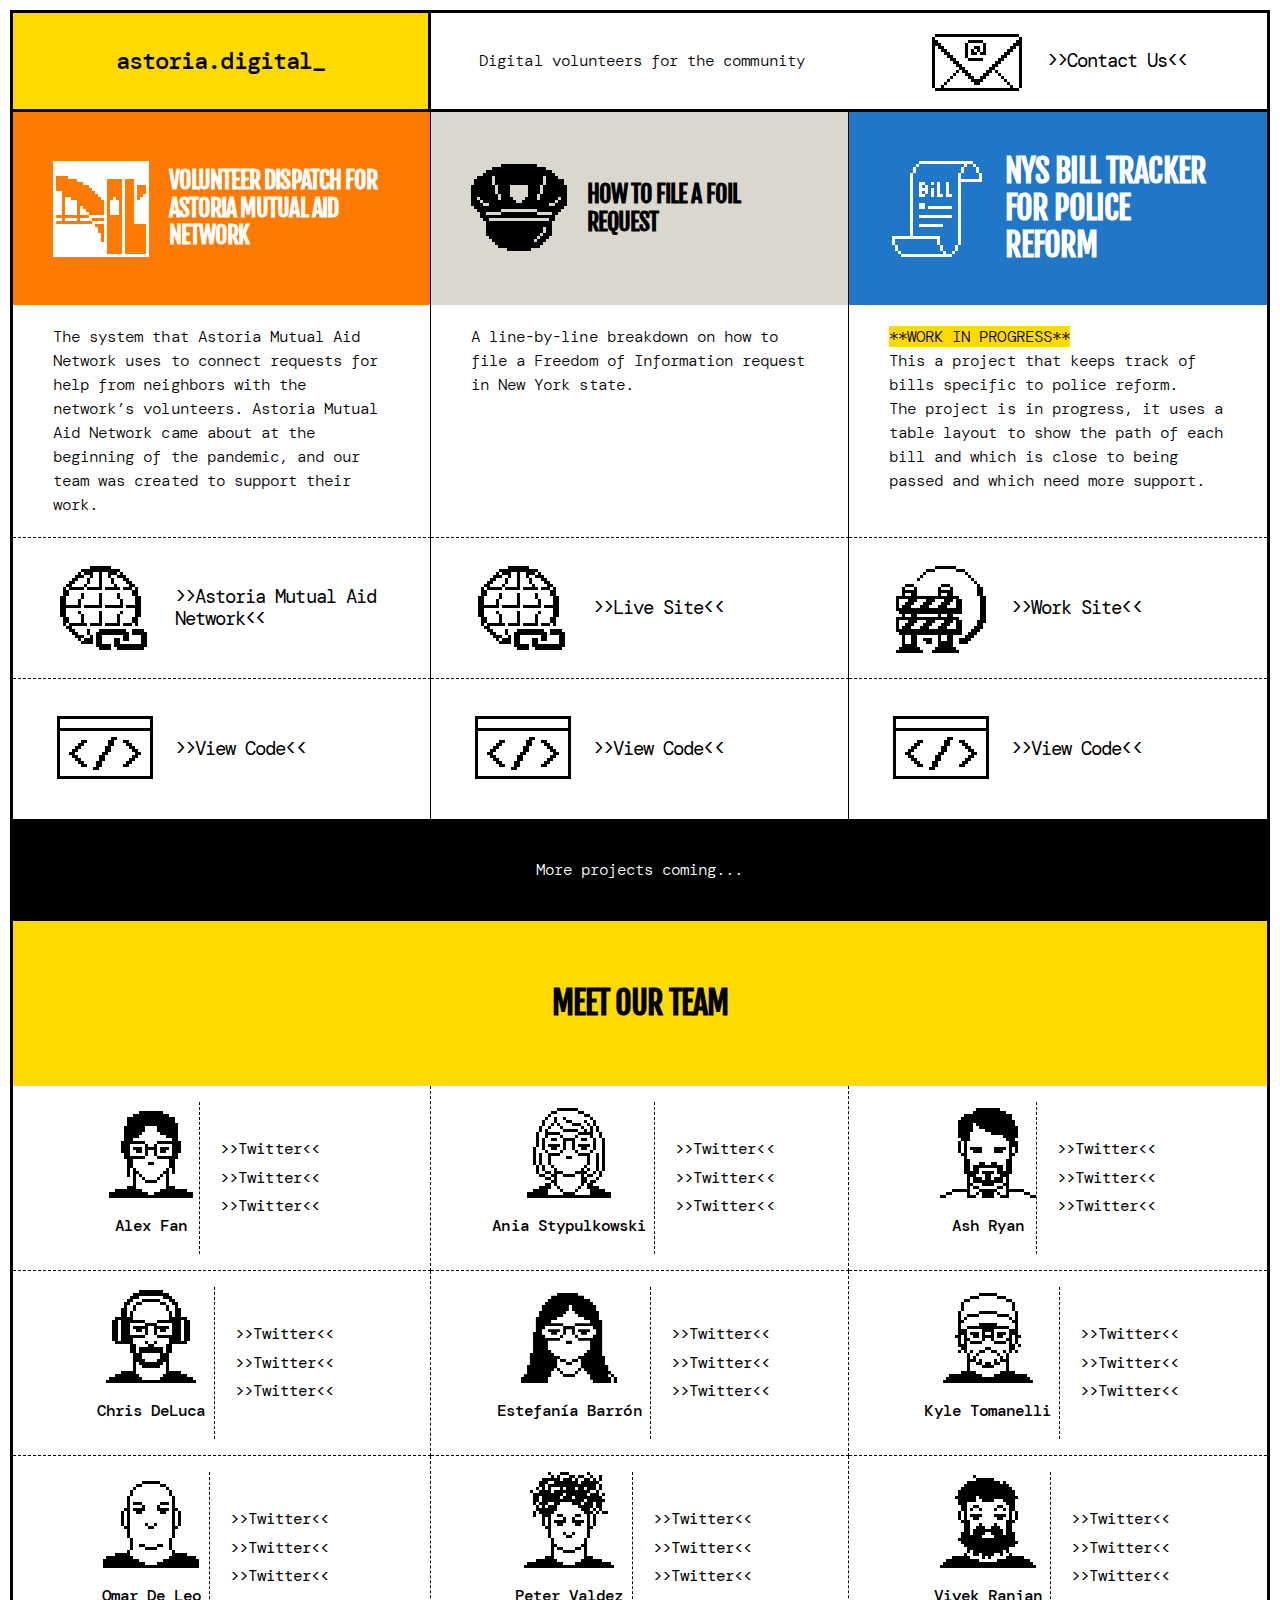
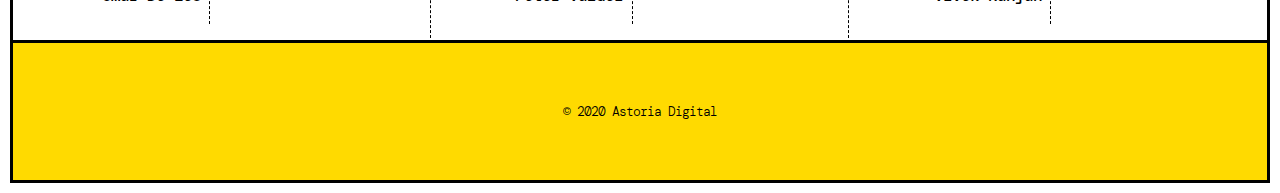
<file: index.html>
<!DOCTYPE html>
<html lang="en" dir="ltr">

<head>
  <meta charset="utf-8">
  <meta name="viewport" content="width=device-width,initial-scale=1">
  <meta name="description" content="Digital volunteers for the community.">
  <title>Astoria Digital</title>
  <link href="https://fonts.googleapis.com/css2?family=DM+Mono:ital,wght@0,300;0,400;0,500;1,300;1,400;1,500&family=Fjalla+One&display=swap" rel="stylesheet">
  <link href="index.css" rel="stylesheet">
</head>

<body>
  <div hidden>
    <svg xmlns="http://www.w3.org/2000/svg">
      <symbol role="img" id="icon--ama" viewBox="0 0 8.467 8.467"><title>Bridge icon</title><path d="M0 0V4.762h.012v.794H0v2.91h8.467V0H0zm.265 1.323h1.058v.264h.794v.265h.529v.265h.529v.264h.265v.265h.264v.264h.265v.265h.264v.265h.265v1.322H3.175v.265h-.794v.265H3.44v-.265h1.058v.265H3.44v.264H.276v-.264h.518v-.265H.276v-.265h.518V2.646h-.53V1.323zm2.91 3.44v-.265H2.91v-.265h-.264V3.97H2.38v.793h.794zm1.323-3.176h1.587v6.615H4.762V1.59h-.264v-.002zm1.852 0h.794V5.556h1.058v2.646H6.35V1.587zm1.058.53h.794v.793h-.265v.265h-.264v.265h-.265V2.117zm-6.35 1.058V4.762h1.059V3.44h-.53v-.265h-.529zm4.234 0v.265h-.265v1.322h.794V3.44h-.265v-.265h-.264zM1.058 5.027v.265h1.059v-.265H1.058zm2.646.53h.794v1.587h-.265V6.35H3.97v-.53h-.265v-.264z"/></symbol>
      <symbol role="img" id="icon--bill" viewBox="0 0 8.467 8.467"><title>Legal bill icon</title><path d="M2.646 3.704h.53v.53h-.53zm-.794-2.646h.265v5.556h-.265zm4.233 0h.265v6.35h-.265zM.264 6.88v-.266h4.233v.265zm.794 1.586v-.265h4.498v.265zM2.646.264V0h4.762v.265zM6.35 1.852v-.265h1.852v.265zM3.44 4.233v-.265h2.116v.265zm-.794 1.588v-.265h2.117v.265zm0-.794v-.265h2.91v.265zM2.381.264h.265V.53h-.265z"/><path d="M6.614.264h.265V.53h-.265zm.794 0h.265V.53h-.265zM2.116.53h.265v.528h-.265zm4.234 0h.265v.528H6.35zm1.323 0h.265v.528h-.265zm.264.528h.265v.53h-.265zM4.233 6.88h.265v.528h-.265zm-3.969 0H.53v.528H.264zm.266.528h.264v.53H.53zm3.968 0h.265v.53h-.265zm1.323 0h.265v.53h-.265z"/><path d="M4.762 7.937h.265v.265h-.265zm.794 0h.265v.265h-.265zm-4.762 0h.265v.265H.794zm2.91-6.085h.265v.265h-.265zm0 .529h.265v.794h-.265zm-.529-.265h.265v.794h-.265zm-.529-.264h.265v1.323h-.265zm1.587 0h.265v1.323h-.265zm.794 0h.265v1.323h-.265z"/><path d="M2.91 1.852h.265v.265H2.91zm0 .529h.265v.265H2.91zm0 .529h.265v.265H2.91zm1.588 0h.265v.265h-.265zm.793.265h.265V2.91h-.265z"/></symbol>
      <symbol role="img" id="icon--caution" viewBox="0 0 8.467 8.467"><title>Caution icon</title><path d="M3.969.53v.264h-.265v.264H3.44v.53h-.265v.529H2.91v.529h-.264v.529H2.38v.265h-.264v.793h-.265v.53h-.265v.529h-.264v.264h-.265v.794H.794v.265H.529v.793h.265v.265h.529v.264h5.821v-.264h.529v-.265h.264v-.793h-.264V6.35h-.265v-.794h-.264v-.264h-.265v-.53h-.264v-.529H6.35V3.44h-.265v-.265h-.264v-.53h-.265v-.528h-.264v-.53h-.265v-.529h-.265V.794h-.264V.529h-.53zm0 .793h.529v.53h.264v.528h.265v.53h.265v.529h.264v.793h.265v.265h.264v.794h.265v.264h.265v.53h.264v.529h.265v.529h-.53v.264H1.853v-.264h-.53v-.53h.265v-.529h.265v-.529h.265v-.264h.264v-.794h.265v-.265h.264V3.44h.265v-.53h.265v-.529h.264v-.529h.265v-.53zm0 1.323v.264h-.265v2.117h.265v.794h.529v-.794h.264V2.91h-.264v-.264h-.53zm0 3.44v.264h-.265v.53h.265v.264h.529v-.265h.264V6.35h-.264v-.265h-.53z"/></symbol>
      <symbol role="img" id="icon--email" viewBox="0 0 8.467 8.467"><title>Email icon</title><path d="M.265 2.117v4.498h.264V2.91h.265v.265h.264v.265h.265v.264h.264v.265h.265v.264h.265v.265h.264v.264h.265v.265h.264v.265h.265v.264h.265v.265h.264v.264h.265v.265h.529v-.265h.264v-.264h.265v-.265h.265v-.264h.264v-.265h.265v-.265h.264v-.264h.265v-.265h.265V3.97h.264v-.265h.265V3.44h.264v-.265h.265V2.91h.264v3.705h.265V2.117h-.265v.264h-.264v.265h-.265v.264h-.264v.265h-.265v.265h-.264v.264H6.35v.265h-.265v.264h-.264v.265h-.265v.264h-.264v.265h-.265v.265h-.265v.264h-.264v.265h-.53v-.265h-.264v-.264H3.44v-.265h-.265v-.265H2.91v-.264h-.264v-.265H2.38V3.97h-.264v-.265h-.265V3.44h-.265v-.265h-.264V2.91h-.265v-.264H.794V2.38H.529v-.264H.265z"/><path d="M.529 6.879v-.265h7.408v.265zM.529 2.117v-.265h7.408v.265zM3.969 2.91v.265h.264v.265h.265v-.53h-.529z"/><path d="M3.704 3.175v.53h.529V3.44H3.97v-.265h-.265zM3.175 2.646h.265v1.323h-.265zM4.762 2.646v.794h-.264v.264h.529V2.646h-.265zM3.44 2.646v-.265h1.323v.265zM3.44 4.233v-.265h1.323v.265zM5.821 5.292v-.265h.265v.265z"/><path d="M6.085 5.556v-.265h.265v.265zM6.35 5.821v-.265h.265v.265zM6.615 6.085V5.82h.265v.265zM6.879 6.35v-.265h.265v.265zM7.144 6.615V6.35h.265v.265zM1.058 6.615V6.35h.265v.265zM1.323 6.35v-.265h.265v.265zM1.587 6.085V5.82h.265v.265zM1.852 5.821v-.265h.265v.265zM2.117 5.556v-.265h.265v.265z"/><path d="M2.381 5.292v-.265h.265v.265z"/></symbol>
      <symbol role="img" id="icon--filecode" viewBox="0 0 8.467 8.467"><title>Code file icon</title><path d="M0 1.323v5.556h8.467V1.323H0zm.265.264h7.937v.794H.265v-.794zm0 1.059h7.937v3.969H.265v-3.97z"/><path d="M2.117 3.44v.264h-.265v.265h-.265v.264h-.264v.265h-.265v.264h.265v.265h.264v.265h.265v.264h.265v.265h.529v-.265H2.38v-.264h-.264v-.265h-.265v-.265h-.265v-.264h.265v-.265h.265V3.97h.264v-.265h.265V3.44h-.53zM6.35 3.44v.264h.265v.265h.264v.264h.265v.265h.264v.264h-.264v.265h-.265v.265h-.264v.264H6.35v.265h-.53v-.265h.265v-.264h.265v-.265h.265v-.265h.264v-.264h-.264v-.265H6.35V3.97h-.265v-.265h-.264V3.44zM4.762 3.175v.265h-.264v.529h-.265v.529H3.97v.264h-.265v.53H3.44v.529h-.265v.264h.53v-.264h.264v-.53h.264v-.529h.265v-.264h.264v-.53h.265V3.44h.265v-.265h-.53z"/></symbol>
      <symbol role="img" id="icon--filegeneric" viewBox="0 0 8.467 8.467"><title>File icon</title><path d="M1.323 0v8.467h5.821V1.852h-.265v-.265h-.264v.265H5.292V.53h.264V.265h-.264V0H1.323zm4.233.53v.264h.265V.529h-.265zm.265.264v.264h.264V.794h-.264zm.264.264v.265h.265v-.265h-.265zm.265.265v.264h.265v-.264H6.35zM1.587.265h3.44v1.852H6.88v6.085H1.587V.265zm.794 2.91v.265h3.704v-.265H2.381zm0 .794v.264h3.704V3.97H2.381zm0 .793v.265h3.704v-.265H2.381zm0 .794v.265h3.704v-.265H2.381zm0 .794v.265h1.852V6.35H2.381z"/></symbol>
      <symbol role="img" id="icon--link" viewBox="0 0 32 32"><title>Link icon</title><path d="M0 0h32v32H0V0zm8 [base64] 12v1h6v-5h-1v4H9zm2 6v1h4v-5h-1v4h-3zm2 3v5h1v1h4v-2h-3v-3h7v2h2v-3h-1v-1h-9v1h-1zm3-9v1h6v-3h-1v2h-5zm0 6v1h5v-4h-1v3h-4zm3 5v3h1v1h9v-1h1v-5h-1v-1h-4v2h3v3h-7v-2h-2zm1-15v2h1v-2h-1zm1 6v1h1v-1h-1zm1 4v1h3v-1h-3z" fill="transparent"/><path d="M11 2h7v1h3v1h-1v1h-2v1h-1V4h-2v6h-5V9h4V4h-2v2h-1V5H9V4H8V3h3V2z"/><path d="M7 4h1v1h1v1H7v1H6v1H5v1h4v1H4V9H3V8h1V7h1V6h1V5h1V4z"/><path d="M8 4h1v1H8V4zM12 4h2v5h-4V8h1V6h1V4zM20 4h1v1h-1V4z" fill="transparent"/><path d="M21 4h1v1h1v1h1v1h1v1h1v1h-1v1h-3V9h2V8h-1V7h-1V6h-2V5h1V4z"/><path d="M9 5h2v1h-1v2H9v1H5V8h1V7h1V6h2V5z" fill="transparent"/><path d="M10 6h1v2h-1V6zM18 6h1v2h-1V6zM9 8h1v1H9V8zM19 8h1v1h1v1h-5V9h3V8zM2 9h1v1h1v2H3v3h4v-2h1v3H3v3h1v2H3v1H2v-3H1v-7h1V9z"/><path d="M3 9h1v1H3V9zM25 9h1v1h-1V9z" fill="transparent"/><path d="M26 9h1v3h1v7h-1v3h-1v-1h-1v-2h1v-3h-3v-1h3v-3h-1v-2h1V9zM8 11h1v2H8v-2zM14 11h1v5H9v-1h5v-4zM20 11h1v2h-1v-2zM21 13h1v3h-6v-1h5v-2zM7 17h1v1H7v-1zM14 17h1v5h-4v-1h3v-4zM21 17h1v1h-1v-1zM8 18h1v3h1v1H5v1h1v1h1v1h2v1H8v1H7v-1H6v-1H5v-1H4v-1H3v-1h1v-1h4v-3zM20 18h1v4h-5v-1h4v-3z"/><path d="M3 21h1v1H3v-1z" fill="transparent"/><path d="M22 21h3v1h-3v-1zM10 23h1v2h-1v-2zM14 23h9v1h1v3h-2v-2h-7v3h3v2h-4v-1h-1v-5h1v-1z"/><path d="M25 23h4v1h1v5h-1v1h-9v-1h-1v-3h2v2h7v-3h-3v-2zM11 25h1v3H8v-1h1v-1h2v-1z"/><path d="M8 26h1v1H8v-1z" fill="transparent"/></symbol>
      <symbol role="img" id="icon--policehat" viewBox="0 0 32 32"><title>Police hat icon</title><path d="M0 0h32v8h-1V6h-2V5h-1V4h-1V3h-2V2h-3V1H10v1H7v1H5v1H4v1H2v1H1v2H0V0z" fill="transparent"/><path d="M10 1h12v1h3v1h2v1h1v1h1v1h2v2h1v7h-1v1h-1v1h-1v1h-1v2h-1v5h-1v1h-1v1h-1v1h-1v1h-3v1h-8v-1H9v-1H8v-1H7v-1H6v-1H5v-5H4v-1H3v-2H2v-1H1v-1H0V8h1V6h1V5h2V4h1V3h2V2h3V1zM7 5v3h1V5H7zm1 3v3h1V8H8zm5 0v4h1v1h1v1h2v-1h1v-1h1V8h-6zm-4 3v2h1v-2H9zm-7 1v1h1v-1H2zm1 1v1h1v-1H3zm1 1v1h2v-1H4zm6 2v1H5v1h5v-1h12v-1H10zM24 5v3h-1v3h-1v2h1v-2h1V8h1V5h-1zM6 19v1h20v-1H6zm20-5v1h2v-1h-2zm3-2v1h-1v1h1v-1h1v-1h-1zm-7 5v1h5v-1h-5zm2 5v2h-1v1h-1v1h-1v1h1v-1h1v-1h1v-1h1v-2h-1z"/><path d="M7 5h1v3H7V5zM24 5h1v3h-1V5zM8 8h1v3H8V8zM13 8h6v4h-1v1h-1v1h-2v-1h-1v-1h-1V8zM23 8h1v3h-1V8zM9 11h1v2H9v-2zM22 11h1v2h-1v-2zM2 12h1v1H2v-1zM29 12h1v1h-1v-1zM3 13h1v1H3v-1zM28 13h1v1h-1v-1zM4 14h2v1H4v-1zM26 14h2v1h-2v-1zM0 15h1v1h1v1h1v2h1v1h1v5h1v1h1v1h1v1h1v1h3v1h8v-1h3v-1h1v-1h1v-1h1v-1h1v-5h1v-2h1v-1h1v-1h1v-1h1v17H0V15z" fill="transparent"/><path d="M10 16h12v1H10v-1zM5 17h5v1H5v-1zM22 17h5v1h-5v-1zM6 19h20v1H6v-1zM24 22h1v2h-1v-2zM23 24h1v1h-1v-1zM22 25h1v1h-1v-1zM21 26h1v1h-1v-1z" fill="transparent"/></symbol>
      <symbol role="img" id="icon--wiplink" viewBox="0 0 8.467 8.467"><title>Work in progress icon</title><path d="M.795 2.38v.796H.266v1.322h.263v.264H3.97v-.53h-.793V3.97h.263v-.266h.264V3.44h.266v-.263H2.117V2.38h-.265v.265h-.793V2.38zm3.174.796l.002.263h.527v.264h-.266v.266H3.97l.002.263H3.97l.002.266H3.97l.002.264h.791V3.176h-.53V2.91h.53v-.264h-.53v-.265H3.97l.002.265H3.97l.002.264H3.97l.002.266H3.97zm.793-.266h.002l-.002.266h.002l-.002.263h.002l-.002.264h.002l-.002.266h.265v-.266h.266V3.44h.264v.793h-.793l-.002.266h.002l-.002.264h1.324V3.439H5.82v-.263h-.527V2.38h-.266v.265h-.263l-.002.264zm-3.703 0h.529v.266h-.529zm-.53.53h.793v.263H1.06v.266H.795v.263H.529zm1.588 0h.793v.263h-.264v.266h-.265v.263h-.793V3.97h.264v-.266h.265zM.795 4.763v.263H.266V6.35h.263v.265h.266v.264h.264v-.264h.529v.264h.529v-.264H3.97v-.529h-.793V5.82h.263v-.263h.264v-.264h.266v-.266H2.117v-.263h-.529v.263h-.529v-.263H.795zm3.174.263l.002.266h.527v.264h-.266v.263H3.97l.002.266H3.97l.002.264H3.97l.002.265H3.97l.002.264h.261v-.264h.53V5.027h-.53v-.263H3.97l.002.263H3.97zm.793 0h.002l-.002.266h.002l-.002.264h.002l-.002.263h.265v-.263h.266v-.264h.264v.793h-.793l-.002.264h.002l-.002.265h.002l-.002.264h.531v-.264h.793V5.293H5.82v-.266h-.527v-.263h-.529l-.002.263zm-4.233.266h.793v.264H1.06v.263H.795v.266H.529zm1.588 0h.793v.264h-.264v.263h-.265v.266h-.793V5.82h.264v-.263h.265v-.264zM.795 6.881v.793H.529v.263H.266v.264h2.38v-.264h-.265v-.263h-.264V6.88h-.529v.527h-.529V6.88H.795zm3.174 0l.002.264h-.002l.002.263h-.002l.002.266h-.002l.002.263h-.002l.002.264h.791V7.145h-.53V6.88H3.97zm.793.264h.002l-.002.263h.002l-.002.266h.002l-.002.263h.002l-.002.264H5.82v-.264h-.263v-.263h-.264V6.88h-.529l-.002.264zm-.793.793v-.264h-.266v.263H3.44v.264h.53v-.264z"/><path d="M7.408 2.117v1.059h.266v1.586H8.2V3.176h-.264V2.38h-.263v-.264h-.266zm.266 2.647v.529h-.266v.527h-.263v.266H6.88l-.002.264h.002l-.002.265h.002l-.002.264h.266v-.264h.263V6.35h.266v-.264h.263v-.529H8.2v-.793h-.527zm-.795 2.115V6.35h-.264v.265H6.35v.264zM5.82 6.88v.527h.795v-.263h.264V6.88z"/><path d="M2.646 6.88v.265h.264v.263h.529v-.527h-.793z"/><path d="M4.232 2.117v.264h.53v-.264zm.53.264h.265v-.264h-.263z"/><path d="M1.059 2.117v.264h.793v-.264z"/><path d="M7.144 1.852h.264v.265h-.264"/><path d="M6.88 1.587h.264v.265h-.265"/><path d="M2.117 1.587h.264v.265h-.264"/><path d="M6.615 1.323h.264v.264h-.264"/><path d="M2.381 1.323h.265v.264H2.38"/><path d="M6.35 1.058h.265v.265H6.35"/><path d="M2.646 1.058h.264v.265h-.264"/><path d="M5.557.795v.264h.793V.795z"/><path d="M2.91.795v.264h.793V.795z"/><path d="M3.703.53v.265h.266V.529h-.266zm.266 0l.002.265h.791V.529h-.793zm.793.265h.795V.529h-.793z"/></symbol>
      <symbol role="img" id="icon--email" viewBox="0 0 8.467 8.467"><title>Email icon</title><path d="M.265 2.117v4.498h.264V2.91h.265v.265h.264v.265h.265v.264h.264v.265h.265v.264h.265v.265h.264v.264h.265v.265h.264v.265h.265v.264h.265v.265h.264v.264h.265v.265h.529v-.265h.264v-.264h.265v-.265h.265v-.264h.264v-.265h.265v-.265h.264v-.264h.265v-.265h.265V3.97h.264v-.265h.265V3.44h.264v-.265h.265V2.91h.264v3.705h.265V2.117h-.265v.264h-.264v.265h-.265v.264h-.264v.265h-.265v.265h-.264v.264H6.35v.265h-.265v.264h-.264v.265h-.265v.264h-.264v.265h-.265v.265h-.265v.264h-.264v.265h-.53v-.265h-.264v-.264H3.44v-.265h-.265v-.265H2.91v-.264h-.264v-.265H2.38V3.97h-.264v-.265h-.265V3.44h-.265v-.265h-.264V2.91h-.265v-.264H.794V2.38H.529v-.264H.265z"/><path d="M.529 6.879v-.265h7.408v.265zM.529 2.117v-.265h7.408v.265zM3.969 2.91v.265h.264v.265h.265v-.53h-.529z"/><path d="M3.704 3.175v.53h.529V3.44H3.97v-.265h-.265zM3.175 2.646h.265v1.323h-.265zM4.762 2.646v.794h-.264v.264h.529V2.646h-.265zM3.44 2.646v-.265h1.323v.265zM3.44 4.233v-.265h1.323v.265zM5.821 5.292v-.265h.265v.265z"/><path d="M6.085 5.556v-.265h.265v.265zM6.35 5.821v-.265h.265v.265zM6.615 6.085V5.82h.265v.265zM6.879 6.35v-.265h.265v.265zM7.144 6.615V6.35h.265v.265zM1.058 6.615V6.35h.265v.265zM1.323 6.35v-.265h.265v.265zM1.587 6.085V5.82h.265v.265zM1.852 5.821v-.265h.265v.265zM2.117 5.556v-.265h.265v.265z"/><path d="M2.381 5.292v-.265h.265v.265z"/></symbol>
      <symbol role="img" id="icon--link" viewBox="0 0 32 32"><title>Link icon</title><path d="M0 0h32v32H0V0zm8 [base64] 12v1h6v-5h-1v4H9zm2 6v1h4v-5h-1v4h-3zm2 3v5h1v1h4v-2h-3v-3h7v2h2v-3h-1v-1h-9v1h-1zm3-9v1h6v-3h-1v2h-5zm0 6v1h5v-4h-1v3h-4zm3 5v3h1v1h9v-1h1v-5h-1v-1h-4v2h3v3h-7v-2h-2zm1-15v2h1v-2h-1zm1 6v1h1v-1h-1zm1 4v1h3v-1h-3z" fill="transparent"/><path d="M11 2h7v1h3v1h-1v1h-2v1h-1V4h-2v6h-5V9h4V4h-2v2h-1V5H9V4H8V3h3V2z"/><path d="M7 4h1v1h1v1H7v1H6v1H5v1h4v1H4V9H3V8h1V7h1V6h1V5h1V4z"/><path d="M8 4h1v1H8V4zM12 4h2v5h-4V8h1V6h1V4zM20 4h1v1h-1V4z" fill="transparent"/><path d="M21 4h1v1h1v1h1v1h1v1h1v1h-1v1h-3V9h2V8h-1V7h-1V6h-2V5h1V4z"/><path d="M9 5h2v1h-1v2H9v1H5V8h1V7h1V6h2V5z" fill="transparent"/><path d="M10 6h1v2h-1V6zM18 6h1v2h-1V6zM9 8h1v1H9V8zM19 8h1v1h1v1h-5V9h3V8zM2 9h1v1h1v2H3v3h4v-2h1v3H3v3h1v2H3v1H2v-3H1v-7h1V9z"/><path d="M3 9h1v1H3V9zM25 9h1v1h-1V9z" fill="transparent"/><path d="M26 9h1v3h1v7h-1v3h-1v-1h-1v-2h1v-3h-3v-1h3v-3h-1v-2h1V9zM8 11h1v2H8v-2zM14 11h1v5H9v-1h5v-4zM20 11h1v2h-1v-2zM21 13h1v3h-6v-1h5v-2zM7 17h1v1H7v-1zM14 17h1v5h-4v-1h3v-4zM21 17h1v1h-1v-1zM8 18h1v3h1v1H5v1h1v1h1v1h2v1H8v1H7v-1H6v-1H5v-1H4v-1H3v-1h1v-1h4v-3zM20 18h1v4h-5v-1h4v-3z"/><path d="M3 21h1v1H3v-1z" fill="transparent"/><path d="M22 21h3v1h-3v-1zM10 23h1v2h-1v-2zM14 23h9v1h1v3h-2v-2h-7v3h3v2h-4v-1h-1v-5h1v-1z"/><path d="M25 23h4v1h1v5h-1v1h-9v-1h-1v-3h2v2h7v-3h-3v-2zM11 25h1v3H8v-1h1v-1h2v-1z"/><path d="M8 26h1v1H8v-1z" fill="transparent"/></symbol>
      <symbol role="img" id="icon--avatar-alex" viewBox="0 0 8.467 8.467" shape-rendering="crispEdges"><title>Alex avatar</title><path d="M3.175.794v.264h-.53v.265h-.528v.794h-.265v2.91h.265v1.587h.264v-.793h.265v-.794h1.058v-.265H2.381V3.704h1.323V3.44H2.646v-.265h.529V2.91h.265v-.264h.264v-.53h1.058v.53h.265v.264h.53v.265h.528v.265H4.762v.264h1.323v1.058H4.762v.265h1.059v.794h.264v.529h.265V5.027h.264V1.852H6.35v-.529h-.53v-.265h-.528V.794zm.794 4.498v.264h.529v-.264z"/><path d="M2.646 5.82v1.588h-.53v.265H1.059v.264H.53v.53h2.38V5.82zm1.058-2.116v1.058h.265v-.529h.529v.53h.264v-1.06h-.264v.265h-.53v-.265h-.264zm-1.058.265v.264h.264v.265h.53v-.53h-.794zm2.381 0v.529h.53v-.265h.264V3.97h-.794zM2.91 6.35h.265v-.265H2.91zm2.91-.53v1.588h.53v.265h1.058v.264h.53v.53H5.555V5.82zm-2.645.795h.265V6.35h-.265zm.529.529h1.058v-.265H3.704z"/><g stroke-width=".132"><path d="M5.027 6.615h.265V6.35h-.265zm.265-.265h.265v-.265h-.265zm-1.852.529h.265v-.265H3.44z"/><path d="M4.763 6.879h.265v-.265h-.265z"/></g><path d="M1.587 3.44h.265v1.058h-.265zm5.028 0h.265v1.058h-.265zM2.91 8.202h2.646v.265H2.91zm0 0h1.058v-.265H2.91zm1.588 0h1.058v-.265H4.498z"/><path d="M2.91 7.938h.529v-.265H2.91zm2.117 0h.529v-.265h-.529z"/></symbol>
      <symbol role="img" id="icon--avatar-ania" viewBox="0 0 32 32"><title>Ania avatar</title><path d="M31 31h1v1h-1m-1-1h1v1h-1" fill="none"/><path d="M29 [base64]"/><path d="M1 31h1v1H1m-1-1h1v1H0m31-2h1v1h-1m-1-1h1v1h-1" fill="none"/><path d="M29 30h1v1h-1m-1-1h1v1h-1m-1-1h1v1h-1m-1-1h1v1h-1m-1-1h1v1h-1m-1-1h1v1h-1m-1-1h1v1h-1"/><path d="M22 30h1v1h-1m-1-1h1v1h-1m-1-1h1v1h-1m-1-1h1v1h-1m-1-1h1v1h-1" fill="none"/><path d="M17 30h1v1h-1m-1-1h1v1h-1m-1-1h1v1h-1m-1-1h1v1h-1"/><path d="M13 30h1v1h-1m-1-1h1v1h-1m-1-1h1v1h-1m-1-1h1v1h-1m-1-1h1v1H9" fill="none"/><path d="M8 30h1v1H8m-1-1h1v1H7m-1-1h1v1H6m-1-1h1v1H5m-1-1h1v1H4m-1-1h1v1H3m-1-1h1v1H2"/><path d="M1 30h1v1H1m-1-1h1v1H0m31-2h1v1h-1m-1-1h1v1h-1m-1-1h1v1h-1m-1-1h1v1h-1" fill="none"/><path d="M27 29h1v1h-1m-1-1h1v1h-1m-1-1h1v1h-1m-1-1h1v1h-1m-1-1h1v1h-1"/><path d="M22 29h1v1h-1m-1-1h1v1h-1m-1-1h1v1h-1m-1-1h1v1h-1" fill="none"/><path d="M18 29h1v1h-1"/><path d="M17 29h1v1h-1m-1-1h1v1h-1m-1-1h1v1h-1m-1-1h1v1h-1" fill="none"/><path d="M13 29h1v1h-1"/><path d="M12 29h1v1h-1m-1-1h1v1h-1m-1-1h1v1h-1m-1-1h1v1H9" fill="none"/><path d="M8 29h1v1H8m-1-1h1v1H7m-1-1h1v1H6m-1-1h1v1H5m-1-1h1v1H4"/><path d="M3 29h1v1H3m-1-1h1v1H2m-1-1h1v1H1m-1-1h1v1H0m31-2h1v1h-1m-1-1h1v1h-1m-1-1h1v1h-1m-1-1h1v1h-1m-1-1h1v1h-1m-1-1h1v1h-1" fill="none"/><path d="M25 28h1v1h-1m-1-1h1v1h-1m-1-1h1v1h-1m-1-1h1v1h-1"/><path d="M21 28h1v1h-1m-1-1h1v1h-1" fill="none"/><path d="M19 28h1v1h-1"/><path d="M18 28h1v1h-1m-1-1h1v1h-1m-1-1h1v1h-1m-1-1h1v1h-1m-1-1h1v1h-1m-1-1h1v1h-1" fill="none"/><path d="M12 28h1v1h-1"/><path d="M11 28h1v1h-1m-1-1h1v1h-1" fill="none"/><path d="M9 28h1v1H9m-1-1h1v1H8m-1-1h1v1H7m-1-1h1v1H6"/><path d="M5 28h1v1H5m-1-1h1v1H4m-1-1h1v1H3m-1-1h1v1H2m-1-1h1v1H1m-1-1h1v1H0m31-2h1v1h-1m-1-1h1v1h-1m-1-1h1v1h-1m-1-1h1v1h-1m-1-1h1v1h-1m-1-1h1v1h-1m-1-1h1v1h-1m-1-1h1v1h-1" fill="none"/><path d="M23 27h1v1h-1m-1-1h1v1h-1"/><path d="M21 27h1v1h-1" fill="none"/><path d="M20 27h1v1h-1"/><path d="M19 27h1v1h-1m-1-1h1v1h-1m-1-1h1v1h-1m-1-1h1v1h-1m-1-1h1v1h-1m-1-1h1v1h-1m-1-1h1v1h-1m-1-1h1v1h-1" fill="none"/><path d="M11 27h1v1h-1"/><path d="M10 27h1v1h-1" fill="none"/><path d="M9 27h1v1H9m-1-1h1v1H8"/><path d="M7 27h1v1H7m-1-1h1v1H6m-1-1h1v1H5m-1-1h1v1H4m-1-1h1v1H3m-1-1h1v1H2m-1-1h1v1H1m-1-1h1v1H0m31-2h1v1h-1m-1-1h1v1h-1m-1-1h1v1h-1m-1-1h1v1h-1m-1-1h1v1h-1m-1-1h1v1h-1m-1-1h1v1h-1" fill="none"/><path d="M24 26h1v1h-1m-1-1h1v1h-1"/><path d="M22 26h1v1h-1" fill="none"/><path d="M21 26h1v1h-1m-1-1h1v1h-1"/><path d="M19 26h1v1h-1m-1-1h1v1h-1m-1-1h1v1h-1m-1-1h1v1h-1m-1-1h1v1h-1m-1-1h1v1h-1m-1-1h1v1h-1m-1-1h1v1h-1" fill="none"/><path d="M11 26h1v1h-1m-1-1h1v1h-1"/><path d="M9 26h1v1H9m-1-1h1v1H8m-1-1h1v1H7m-1-1h1v1H6m-1-1h1v1H5m-1-1h1v1H4m-1-1h1v1H3m-1-1h1v1H2m-1-1h1v1H1m-1-1h1v1H0m31-2h1v1h-1m-1-1h1v1h-1m-1-1h1v1h-1m-1-1h1v1h-1m-1-1h1v1h-1m-1-1h1v1h-1" fill="none"/><path d="M25 25h1v1h-1"/><path d="M24 25h1v1h-1m-1-1h1v1h-1m-1-1h1v1h-1" fill="none"/><path d="M21 25h1v1h-1m-1-1h1v1h-1"/><path d="M19 25h1v1h-1m-1-1h1v1h-1m-1-1h1v1h-1m-1-1h1v1h-1m-1-1h1v1h-1m-1-1h1v1h-1m-1-1h1v1h-1m-1-1h1v1h-1" fill="none"/><path d="M11 25h1v1h-1"/><path d="M10 25h1v1h-1" fill="none"/><path d="M9 25h1v1H9m-1-1h1v1H8"/><path d="M7 25h1v1H7m-1-1h1v1H6m-1-1h1v1H5m-1-1h1v1H4m-1-1h1v1H3m-1-1h1v1H2m-1-1h1v1H1m-1-1h1v1H0m31-2h1v1h-1m-1-1h1v1h-1m-1-1h1v1h-1m-1-1h1v1h-1m-1-1h1v1h-1" fill="none"/><path d="M26 24h1v1h-1"/><path d="M25 24h1v1h-1m-1-1h1v1h-1" fill="none"/><path d="M23 24h1v1h-1m-1-1h1v1h-1"/><path d="M21 24h1v1h-1" fill="none"/><path d="M20 24h1v1h-1"/><path d="M19 24h1v1h-1m-1-1h1v1h-1" fill="none"/><path d="M17 24h1v1h-1m-1-1h1v1h-1m-1-1h1v1h-1m-1-1h1v1h-1"/><path d="M13 24h1v1h-1m-1-1h1v1h-1" fill="none"/><path d="M11 24h1v1h-1m-1-1h1v1h-1"/><path d="M9 24h1v1H9m-1-1h1v1H8" fill="none"/><path d="M7 24h1v1H7m-1-1h1v1H6"/><path d="M5 24h1v1H5m-1-1h1v1H4m-1-1h1v1H3m-1-1h1v1H2m-1-1h1v1H1m-1-1h1v1H0m31-2h1v1h-1m-1-1h1v1h-1m-1-1h1v1h-1m-1-1h1v1h-1m-1-1h1v1h-1" fill="none"/><path d="M26 23h1v1h-1"/><path d="M25 23h1v1h-1" fill="none"/><path d="M24 23h1v1h-1"/><path d="M23 23h1v1h-1m-1-1h1v1h-1" fill="none"/><path d="M21 23h1v1h-1m-1-1h1v1h-1m-1-1h1v1h-1m-1-1h1v1h-1"/><path d="M17 23h1v1h-1m-1-1h1v1h-1m-1-1h1v1h-1m-1-1h1v1h-1" fill="none"/><path d="M13 23h1v1h-1m-1-1h1v1h-1m-1-1h1v1h-1"/><path d="M10 23h1v1h-1" fill="none"/><path d="M9 23h1v1H9m-1-1h1v1H8"/><path d="M7 23h1v1H7m-1-1h1v1H6" fill="none"/><path d="M5 23h1v1H5"/><path d="M4 23h1v1H4m-1-1h1v1H3m-1-1h1v1H2m-1-1h1v1H1m-1-1h1v1H0m31-2h1v1h-1m-1-1h1v1h-1m-1-1h1v1h-1m-1-1h1v1h-1" fill="none"/><path d="M27 22h1v1h-1"/><path d="M26 22h1v1h-1" fill="none"/><path d="M25 22h1v1h-1"/><path d="M24 22h1v1h-1m-1-1h1v1h-1" fill="none"/><path d="M22 22h1v1h-1"/><path d="M21 22h1v1h-1" fill="none"/><path d="M20 22h1v1h-1"/><path d="M19 22h1v1h-1m-1-1h1v1h-1m-1-1h1v1h-1m-1-1h1v1h-1m-1-1h1v1h-1m-1-1h1v1h-1m-1-1h1v1h-1m-1-1h1v1h-1" fill="none"/><path d="M11 22h1v1h-1"/><path d="M10 22h1v1h-1m-1-1h1v1H9m-1-1h1v1H8" fill="none"/><path d="M7 22h1v1H7"/><path d="M6 22h1v1H6" fill="none"/><path d="M5 22h1v1H5"/><path d="M4 22h1v1H4m-1-1h1v1H3m-1-1h1v1H2m-1-1h1v1H1m-1-1h1v1H0m31-2h1v1h-1m-1-1h1v1h-1m-1-1h1v1h-1m-1-1h1v1h-1" fill="none"/><path d="M27 21h1v1h-1"/><path d="M26 21h1v1h-1" fill="none"/><path d="M25 21h1v1h-1"/><path d="M24 21h1v1h-1m-1-1h1v1h-1m-1-1h1v1h-1" fill="none"/><path d="M21 21h1v1h-1"/><path d="M20 21h1v1h-1m-1-1h1v1h-1m-1-1h1v1h-1m-1-1h1v1h-1m-1-1h1v1h-1m-1-1h1v1h-1m-1-1h1v1h-1m-1-1h1v1h-1m-1-1h1v1h-1m-1-1h1v1h-1" fill="none"/><path d="M10 21h1v1h-1"/><path d="M9 21h1v1H9m-1-1h1v1H8" fill="none"/><path d="M7 21h1v1H7"/><path d="M6 21h1v1H6" fill="none"/><path d="M5 21h1v1H5"/><path d="M4 21h1v1H4m-1-1h1v1H3m-1-1h1v1H2m-1-1h1v1H1m-1-1h1v1H0m31-2h1v1h-1m-1-1h1v1h-1m-1-1h1v1h-1m-1-1h1v1h-1" fill="none"/><path d="M27 20h1v1h-1"/><path d="M26 20h1v1h-1" fill="none"/><path d="M25 20h1v1h-1"/><path d="M24 20h1v1h-1m-1-1h1v1h-1" fill="none"/><path d="M22 20h1v1h-1"/><path d="M21 20h1v1h-1m-1-1h1v1h-1m-1-1h1v1h-1m-1-1h1v1h-1m-1-1h1v1h-1m-1-1h1v1h-1m-1-1h1v1h-1m-1-1h1v1h-1m-1-1h1v1h-1m-1-1h1v1h-1m-1-1h1v1h-1m-1-1h1v1h-1" fill="none"/><path d="M9 20h1v1H9"/><path d="M8 20h1v1H8m-1-1h1v1H7" fill="none"/><path d="M6 20h1v1H6"/><path d="M5 20h1v1H5" fill="none"/><path d="M4 20h1v1H4"/><path d="M3 20h1v1H3m-1-1h1v1H2m-1-1h1v1H1m-1-1h1v1H0m31-2h1v1h-1m-1-1h1v1h-1m-1-1h1v1h-1m-1-1h1v1h-1" fill="none"/><path d="M27 19h1v1h-1"/><path d="M26 19h1v1h-1" fill="none"/><path d="M25 19h1v1h-1"/><path d="M24 19h1v1h-1m-1-1h1v1h-1" fill="none"/><path d="M22 19h1v1h-1"/><path d="M21 19h1v1h-1m-1-1h1v1h-1m-1-1h1v1h-1m-1-1h1v1h-1m-1-1h1v1h-1m-1-1h1v1h-1m-1-1h1v1h-1m-1-1h1v1h-1m-1-1h1v1h-1m-1-1h1v1h-1m-1-1h1v1h-1m-1-1h1v1h-1" fill="none"/><path d="M9 19h1v1H9"/><path d="M8 19h1v1H8m-1-1h1v1H7" fill="none"/><path d="M6 19h1v1H6"/><path d="M5 19h1v1H5" fill="none"/><path d="M4 19h1v1H4"/><path d="M3 19h1v1H3m-1-1h1v1H2m-1-1h1v1H1m-1-1h1v1H0m31-2h1v1h-1m-1-1h1v1h-1m-1-1h1v1h-1m-1-1h1v1h-1" fill="none"/><path d="M27 18h1v1h-1"/><path d="M26 18h1v1h-1" fill="none"/><path d="M25 18h1v1h-1"/><path d="M24 18h1v1h-1m-1-1h1v1h-1" fill="none"/><path d="M22 18h1v1h-1"/><path d="M21 18h1v1h-1m-1-1h1v1h-1m-1-1h1v1h-1m-1-1h1v1h-1m-1-1h1v1h-1" fill="none"/><path d="M16 18h1v1h-1m-1-1h1v1h-1"/><path d="M14 18h1v1h-1m-1-1h1v1h-1m-1-1h1v1h-1m-1-1h1v1h-1m-1-1h1v1h-1" fill="none"/><path d="M9 18h1v1H9"/><path d="M8 18h1v1H8m-1-1h1v1H7" fill="none"/><path d="M6 18h1v1H6"/><path d="M5 18h1v1H5" fill="none"/><path d="M4 18h1v1H4"/><path d="M3 18h1v1H3m-1-1h1v1H2m-1-1h1v1H1m-1-1h1v1H0m31-2h1v1h-1m-1-1h1v1h-1m-1-1h1v1h-1m-1-1h1v1h-1" fill="none"/><path d="M27 17h1v1h-1"/><path d="M26 17h1v1h-1" fill="none"/><path d="M25 17h1v1h-1"/><path d="M24 17h1v1h-1m-1-1h1v1h-1" fill="none"/><path d="M22 17h1v1h-1m-1-1h1v1h-1m-1-1h1v1h-1m-1-1h1v1h-1"/><path d="M18 17h1v1h-1m-1-1h1v1h-1m-1-1h1v1h-1m-1-1h1v1h-1m-1-1h1v1h-1m-1-1h1v1h-1" fill="none"/><path d="M12 17h1v1h-1m-1-1h1v1h-1m-1-1h1v1h-1m-1-1h1v1H9"/><path d="M8 17h1v1H8m-1-1h1v1H7" fill="none"/><path d="M6 17h1v1H6"/><path d="M5 17h1v1H5" fill="none"/><path d="M4 17h1v1H4"/><path d="M3 17h1v1H3m-1-1h1v1H2m-1-1h1v1H1m-1-1h1v1H0m31-2h1v1h-1m-1-1h1v1h-1m-1-1h1v1h-1m-1-1h1v1h-1" fill="none"/><path d="M27 16h1v1h-1"/><path d="M26 16h1v1h-1m-1-1h1v1h-1m-1-1h1v1h-1" fill="none"/><path d="M23 16h1v1h-1"/><path d="M22 16h1v1h-1m-1-1h1v1h-1m-1-1h1v1h-1m-1-1h1v1h-1" fill="none"/><path d="M18 16h1v1h-1"/><path d="M17 16h1v1h-1m-1-1h1v1h-1m-1-1h1v1h-1m-1-1h1v1h-1" fill="none"/><path d="M13 16h1v1h-1"/><path d="M12 16h1v1h-1m-1-1h1v1h-1m-1-1h1v1h-1m-1-1h1v1H9" fill="none"/><path d="M8 16h1v1H8"/><path d="M7 16h1v1H7m-1-1h1v1H6m-1-1h1v1H5" fill="none"/><path d="M4 16h1v1H4"/><path d="M3 16h1v1H3m-1-1h1v1H2m-1-1h1v1H1m-1-1h1v1H0m31-2h1v1h-1m-1-1h1v1h-1m-1-1h1v1h-1m-1-1h1v1h-1" fill="none"/><path d="M27 15h1v1h-1"/><path d="M26 15h1v1h-1m-1-1h1v1h-1" fill="none"/><path d="M24 15h1v1h-1"/><path d="M23 15h1v1h-1m-1-1h1v1h-1" fill="none"/><path d="M21 15h1v1h-1m-1-1h1v1h-1"/><path d="M19 15h1v1h-1m-1-1h1v1h-1" fill="none"/><path d="M17 15h1v1h-1"/><path d="M16 15h1v1h-1m-1-1h1v1h-1" fill="none"/><path d="M14 15h1v1h-1"/><path d="M13 15h1v1h-1m-1-1h1v1h-1" fill="none"/><path d="M11 15h1v1h-1m-1-1h1v1h-1"/><path d="M9 15h1v1H9m-1-1h1v1H8" fill="none"/><path d="M7 15h1v1H7"/><path d="M6 15h1v1H6m-1-1h1v1H5" fill="none"/><path d="M4 15h1v1H4"/><path d="M3 15h1v1H3m-1-1h1v1H2m-1-1h1v1H1m-1-1h1v1H0m31-2h1v1h-1m-1-1h1v1h-1m-1-1h1v1h-1m-1-1h1v1h-1" fill="none"/><path d="M27 14h1v1h-1"/><path d="M26 14h1v1h-1m-1-1h1v1h-1" fill="none"/><path d="M24 14h1v1h-1"/><path d="M23 14h1v1h-1" fill="none"/><path d="M22 14h1v1h-1m-1-1h1v1h-1m-1-1h1v1h-1m-1-1h1v1h-1"/><path d="M18 14h1v1h-1" fill="none"/><path d="M17 14h1v1h-1"/><path d="M16 14h1v1h-1m-1-1h1v1h-1" fill="none"/><path d="M14 14h1v1h-1"/><path d="M13 14h1v1h-1" fill="none"/><path d="M12 14h1v1h-1m-1-1h1v1h-1m-1-1h1v1h-1m-1-1h1v1H9"/><path d="M8 14h1v1H8" fill="none"/><path d="M7 14h1v1H7"/><path d="M6 14h1v1H6" fill="none"/><path d="M5 14h1v1H5"/><path d="M4 14h1v1H4m-1-1h1v1H3m-1-1h1v1H2m-1-1h1v1H1m-1-1h1v1H0m31-2h1v1h-1m-1-1h1v1h-1m-1-1h1v1h-1m-1-1h1v1h-1" fill="none"/><path d="M27 13h1v1h-1"/><path d="M26 13h1v1h-1m-1-1h1v1h-1" fill="none"/><path d="M24 13h1v1h-1"/><path d="M23 13h1v1h-1m-1-1h1v1h-1m-1-1h1v1h-1m-1-1h1v1h-1m-1-1h1v1h-1m-1-1h1v1h-1" fill="none"/><path d="M17 13h1v1h-1"/><path d="M16 13h1v1h-1m-1-1h1v1h-1" fill="none"/><path d="M14 13h1v1h-1"/><path d="M13 13h1v1h-1m-1-1h1v1h-1m-1-1h1v1h-1m-1-1h1v1h-1m-1-1h1v1H9m-1-1h1v1H8" fill="none"/><path d="M7 13h1v1H7"/><path d="M6 13h1v1H6" fill="none"/><path d="M5 13h1v1H5"/><path d="M4 13h1v1H4m-1-1h1v1H3m-1-1h1v1H2m-1-1h1v1H1m-1-1h1v1H0m31-2h1v1h-1m-1-1h1v1h-1m-1-1h1v1h-1m-1-1h1v1h-1" fill="none"/><path d="M27 12h1v1h-1"/><path d="M26 12h1v1h-1m-1-1h1v1h-1" fill="none"/><path d="M24 12h1v1h-1"/><path d="M23 12h1v1h-1m-1-1h1v1h-1" fill="none"/><path d="M21 12h1v1h-1m-1-1h1v1h-1"/><path d="M19 12h1v1h-1m-1-1h1v1h-1" fill="none"/><path d="M17 12h1v1h-1m-1-1h1v1h-1m-1-1h1v1h-1m-1-1h1v1h-1"/><path d="M13 12h1v1h-1m-1-1h1v1h-1" fill="none"/><path d="M11 12h1v1h-1m-1-1h1v1h-1"/><path d="M9 12h1v1H9m-1-1h1v1H8" fill="none"/><path d="M7 12h1v1H7"/><path d="M6 12h1v1H6" fill="none"/><path d="M5 12h1v1H5"/><path d="M4 12h1v1H4m-1-1h1v1H3m-1-1h1v1H2m-1-1h1v1H1m-1-1h1v1H0m31-2h1v1h-1m-1-1h1v1h-1m-1-1h1v1h-1m-1-1h1v1h-1m-1-1h1v1h-1" fill="none"/><path d="M26 11h1v1h-1"/><path d="M25 11h1v1h-1m-1-1h1v1h-1" fill="none"/><path d="M23 11h1v1h-1"/><path d="M22 11h1v1h-1m-1-1h1v1h-1m-1-1h1v1h-1m-1-1h1v1h-1" fill="none"/><path d="M18 11h1v1h-1"/><path d="M17 11h1v1h-1m-1-1h1v1h-1m-1-1h1v1h-1m-1-1h1v1h-1" fill="none"/><path d="M13 11h1v1h-1"/><path d="M12 11h1v1h-1m-1-1h1v1h-1m-1-1h1v1h-1m-1-1h1v1H9" fill="none"/><path d="M8 11h1v1H8"/><path d="M7 11h1v1H7m-1-1h1v1H6" fill="none"/><path d="M5 11h1v1H5"/><path d="M4 11h1v1H4m-1-1h1v1H3m-1-1h1v1H2m-1-1h1v1H1m-1-1h1v1H0m31-2h1v1h-1m-1-1h1v1h-1m-1-1h1v1h-1m-1-1h1v1h-1m-1-1h1v1h-1" fill="none"/><path d="M26 10h1v1h-1"/><path d="M25 10h1v1h-1m-1-1h1v1h-1" fill="none"/><path d="M23 10h1v1h-1m-1-1h1v1h-1m-1-1h1v1h-1m-1-1h1v1h-1m-1-1h1v1h-1"/><path d="M18 10h1v1h-1m-1-1h1v1h-1m-1-1h1v1h-1m-1-1h1v1h-1m-1-1h1v1h-1m-1-1h1v1h-1" fill="none"/><path d="M12 10h1v1h-1m-1-1h1v1h-1m-1-1h1v1h-1m-1-1h1v1H9m-1-1h1v1H8"/><path d="M7 10h1v1H7m-1-1h1v1H6" fill="none"/><path d="M5 10h1v1H5"/><path d="M4 10h1v1H4m-1-1h1v1H3m-1-1h1v1H2m-1-1h1v1H1m-1-1h1v1H0m31-2h1v1h-1m-1-1h1v1h-1m-1-1h1v1h-1m-1-1h1v1h-1m-1-1h1v1h-1m-1-1h1v1h-1" fill="none"/><path d="M25 9h1v1h-1"/><path d="M24 9h1v1h-1" fill="none"/><path d="M23 9h1v1h-1"/><path d="M22 9h1v1h-1" fill="none"/><path d="M21 9h1v1h-1"/><path d="M20 9h1v1h-1m-1-1h1v1h-1" fill="none"/><path d="M18 9h1v1h-1m-1-1h1v1h-1m-1-1h1v1h-1m-1-1h1v1h-1m-1-1h1v1h-1"/><path d="M13 9h1v1h-1m-1-1h1v1h-1m-1-1h1v1h-1m-1-1h1v1h-1M9 9h1v1H9" fill="none"/><path d="M8 9h1v1H8"/><path d="M7 9h1v1H7" fill="none"/><path d="M6 9h1v1H6"/><path d="M5 9h1v1H5M4 9h1v1H4M3 9h1v1H3M2 9h1v1H2M1 9h1v1H1M0 9h1v1H0m31-2h1v1h-1m-1-1h1v1h-1m-1-1h1v1h-1m-1-1h1v1h-1m-1-1h1v1h-1m-1-1h1v1h-1" fill="none"/><path d="M25 8h1v1h-1"/><path d="M24 8h1v1h-1" fill="none"/><path d="M23 8h1v1h-1"/><path d="M22 8h1v1h-1m-1-1h1v1h-1" fill="none"/><path d="M20 8h1v1h-1"/><path d="M19 8h1v1h-1m-1-1h1v1h-1m-1-1h1v1h-1m-1-1h1v1h-1m-1-1h1v1h-1m-1-1h1v1h-1" fill="none"/><path d="M13 8h1v1h-1"/><path d="M12 8h1v1h-1m-1-1h1v1h-1m-1-1h1v1h-1" fill="none"/><path d="M9 8h1v1H9"/><path d="M8 8h1v1H8M7 8h1v1H7" fill="none"/><path d="M6 8h1v1H6"/><path d="M5 8h1v1H5M4 8h1v1H4M3 8h1v1H3M2 8h1v1H2M1 8h1v1H1M0 8h1v1H0m31-2h1v1h-1m-1-1h1v1h-1m-1-1h1v1h-1m-1-1h1v1h-1m-1-1h1v1h-1m-1-1h1v1h-1m-1-1h1v1h-1" fill="none"/><path d="M24 7h1v1h-1"/><path d="M23 7h1v1h-1" fill="none"/><path d="M22 7h1v1h-1"/><path d="M21 7h1v1h-1m-1-1h1v1h-1" fill="none"/><path d="M19 7h1v1h-1m-1-1h1v1h-1m-1-1h1v1h-1"/><path d="M16 7h1v1h-1m-1-1h1v1h-1m-1-1h1v1h-1m-1-1h1v1h-1" fill="none"/><path d="M12 7h1v1h-1"/><path d="M11 7h1v1h-1" fill="none"/><path d="M10 7h1v1h-1"/><path d="M8 7h1v1H8" fill="none"/><path d="M7 7h1v1H7"/><path d="M6 7h1v1H6M5 7h1v1H5M4 7h1v1H4M3 7h1v1H3M2 7h1v1H2M1 7h1v1H1M0 7h1v1H0m31-2h1v1h-1m-1-1h1v1h-1m-1-1h1v1h-1m-1-1h1v1h-1m-1-1h1v1h-1m-1-1h1v1h-1m-1-1h1v1h-1" fill="none"/><path d="M24 6h1v1h-1"/><path d="M23 6h1v1h-1m-1-1h1v1h-1" fill="none"/><path d="M21 6h1v1h-1"/><path d="M20 6h1v1h-1m-1-1h1v1h-1m-1-1h1v1h-1m-1-1h1v1h-1" fill="none"/><path d="M16 6h1v1h-1m-1-1h1v1h-1"/><path d="M14 6h1v1h-1m-1-1h1v1h-1m-1-1h1v1h-1" fill="none"/><path d="M11 6h1v1h-1"/><path d="M9 6h1v1H9M8 6h1v1H8" fill="none"/><path d="M7 6h1v1H7"/><path d="M6 6h1v1H6M5 6h1v1H5M4 6h1v1H4M3 6h1v1H3M2 6h1v1H2M1 6h1v1H1M0 6h1v1H0m31-2h1v1h-1m-1-1h1v1h-1m-1-1h1v1h-1m-1-1h1v1h-1m-1-1h1v1h-1m-1-1h1v1h-1m-1-1h1v1h-1m-1-1h1v1h-1" fill="none"/><path d="M23 5h1v1h-1"/><path d="M22 5h1v1h-1m-1-1h1v1h-1m-1-1h1v1h-1m-1-1h1v1h-1m-1-1h1v1h-1m-1-1h1v1h-1m-1-1h1v1h-1m-1-1h1v1h-1" fill="none"/><path d="M14 5h1v1h-1"/><path d="M13 5h1v1h-1m-1-1h1v1h-1" fill="none"/><path d="M11 5h1v1h-1"/><path d="M10 5h1v1h-1M9 5h1v1H9" fill="none"/><path d="M8 5h1v1H8"/><path d="M7 5h1v1H7M6 5h1v1H6M5 5h1v1H5M4 5h1v1H4M3 5h1v1H3M2 5h1v1H2M1 5h1v1H1M0 5h1v1H0m31-2h1v1h-1m-1-1h1v1h-1m-1-1h1v1h-1m-1-1h1v1h-1m-1-1h1v1h-1m-1-1h1v1h-1m-1-1h1v1h-1m-1-1h1v1h-1m-1-1h1v1h-1" fill="none"/><path d="M22 4h1v1h-1m-1-1h1v1h-1"/><path d="M20 4h1v1h-1m-1-1h1v1h-1m-1-1h1v1h-1m-1-1h1v1h-1m-1-1h1v1h-1m-1-1h1v1h-1m-1-1h1v1h-1m-1-1h1v1h-1m-1-1h1v1h-1m-1-1h1v1h-1m-1-1h1v1h-1" fill="none"/><path d="M9 4h1v1H9"/><path d="M8 4h1v1H8M7 4h1v1H7M6 4h1v1H6M5 4h1v1H5M4 4h1v1H4M3 4h1v1H3M2 4h1v1H2M1 4h1v1H1M0 4h1v1H0m31-2h1v1h-1m-1-1h1v1h-1m-1-1h1v1h-1m-1-1h1v1h-1m-1-1h1v1h-1m-1-1h1v1h-1m-1-1h1v1h-1m-1-1h1v1h-1m-1-1h1v1h-1m-1-1h1v1h-1m-1-1h1v1h-1" fill="none"/><path d="M20 3h1v1h-1m-1-1h1v1h-1"/><path d="M18 3h1v1h-1m-1-1h1v1h-1m-1-1h1v1h-1m-1-1h1v1h-1m-1-1h1v1h-1m-1-1h1v1h-1m-1-1h1v1h-1" fill="none"/><path d="M11 3h1v1h-1m-1-1h1v1h-1"/><path d="M9 3h1v1H9M8 3h1v1H8M7 3h1v1H7M6 3h1v1H6M5 3h1v1H5M4 3h1v1H4M3 3h1v1H3M2 3h1v1H2M1 3h1v1H1M0 3h1v1H0m31-2h1v1h-1m-1-1h1v1h-1m-1-1h1v1h-1m-1-1h1v1h-1m-1-1h1v1h-1m-1-1h1v1h-1m-1-1h1v1h-1m-1-1h1v1h-1m-1-1h1v1h-1m-1-1h1v1h-1m-1-1h1v1h-1m-1-1h1v1h-1m-1-1h1v1h-1" fill="none"/><path d="M18 2h1v1h-1m-1-1h1v1h-1m-1-1h1v1h-1m-1-1h1v1h-1m-1-1h1v1h-1m-1-1h1v1h-1m-1-1h1v1h-1"/><path d="M11 2h1v1h-1m-1-1h1v1h-1M9 2h1v1H9M8 2h1v1H8M7 2h1v1H7M6 2h1v1H6M5 2h1v1H5M4 2h1v1H4M3 2h1v1H3M2 2h1v1H2M1 2h1v1H1M0 [base64] 1h1v1H9M8 1h1v1H8M7 1h1v1H7M6 1h1v1H6M5 1h1v1H5M4 1h1v1H4M3 1h1v1H3M2 1h1v1H2M1 1h1v1H1M0 [base64] 0h1v1H9M8 0h1v1H8M7 0h1v1H7M6 0h1v1H6M5 0h1v1H5M4 0h1v1H4M3 0h1v1H3M2 0h1v1H2M1 0h1v1H1M0 0h1v1H0" fill="none"/></symbol>
      <symbol role="img" id="icon--avatar-ash" shape-rendering="crispEdges" viewBox="0 0 8.467 8.467"><title>Ash avatar></title><path d="M2.117 3.44h.265v2.91h-.265zm3.968 0h.265v2.91h-.265zM3.704 7.408h1.058v-.529H3.704z"/><path d="M4.763 7.144h.794v-.529h-.794zm.529-.529h.794v-.529h-.794zm-2.382.529h.794v-.529H2.91zm-.529-.529h.794v-.529h-.794zm1.588.264h.529V6.35h-.529zm-.265-.529h1.058v-.265H3.704z"/><path d="M2.91 6.35h.529v-.794H2.91zm2.117 0h.529v-.794h-.529zM3.44 5.821h1.587v-.265H3.44zM1.852 1.323H2.91v1.323H1.852zm.794 2.91h1.058v-.265H2.646zm2.117-.264h1.058v.265H4.763z"/><path d="M2.91 4.498h.794v-.265H2.91zm1.853-.265h.794v.265h-.794zM2.91.794h2.91v1.058H2.91zm2.911.793h.794v1.852h-.794zm-2.646.265h2.381v.265H3.175zm.265.265h2.117v.265H3.44z"/><path d="M3.969 2.381h1.587v.265H3.969zm.529.265h1.058v.265H4.498zm1.323-1.588h.529v.529h-.529zm-3.704 0h.794v.804h-.794zm3.439.794h.265v1.323h-.265zm-3.704.794h.794v.794h-.794zm-.265.794h.265v1.058h-.265zm.265 1.058h.265v.265h-.265zM6.615 3.44h.265v1.058h-.265zM6.35 4.498h.265v.265H6.35zM3.44 5.556h.529v-.265H3.44zm1.058 0h.529v-.265h-.529zM3.175.529h2.117v.265H3.175zm-.794 6.086h.265v1.058h-.265zm3.44 0h.265v1.058h-.265zM1.587 1.587h.265v1.587h-.265zm-.529 6.086h1.587v.265H1.058zm-.529.265h.529v.265H.529zM0 8.202h.529v.265H0zm5.821-.529h1.587v.265H5.821zm1.587.265h.529v.265h-.529zm.53.264h.529v.265h-.529zM2.91 7.408h.529v.265H2.91zm2.646-.264h.265v.265h-.265zm-.529.264h.529v.265h-.529zm-1.587.53h1.587v-.265H3.44zm-1.059 0h.265v.529h-.265zm3.44 0h.265v.529h-.265zm-3.175.264h.529v.265h-.529zm3.969-6.085h.265v1.058h-.265zM6.35 3.44h.265v.529H6.35zM2.381 5.027h.265v1.058h-.265zm3.44 0h.265v1.058h-.265z"/><path d="M2.646 7.144h.265v.265h-.265zm.529.794h.265v.265h-.265zm1.852 0h.265v.265h-.265zm.265.264h.529v.265h-.529zm-1.588-.264h1.058v.265H3.704z"/><path d="M3.704 8.202h1.058v.265H3.704z"/></symbol>
      <symbol role="img" id="icon--avatar-chris" viewBox="0 0 32 32"><title>Chris avatar</title><path d="M31 31h1v1h-1" fill="none"/><path d="M30 [base64]"/><path d="M0 31h1v1H0m31-2h1v1h-1m-1-1h1v1h-1" fill="none"/><path d="M29 30h1v1h-1m-1-1h1v1h-1m-1-1h1v1h-1m-1-1h1v1h-1m-1-1h1v1h-1m-1-1h1v1h-1m-1-1h1v1h-1m-1-1h1v1h-1m-1-1h1v1h-1m-1-1h1v1h-1m-1-1h1v1h-1"/><path d="M18 30h1v1h-1m-1-1h1v1h-1m-1-1h1v1h-1m-1-1h1v1h-1m-1-1h1v1h-1m-1-1h1v1h-1" fill="none"/><path d="M12 30h1v1h-1m-1-1h1v1h-1m-1-1h1v1h-1m-1-1h1v1H9m-1-1h1v1H8m-1-1h1v1H7m-1-1h1v1H6m-1-1h1v1H5m-1-1h1v1H4m-1-1h1v1H3m-1-1h1v1H2"/><path d="M1 30h1v1H1m-1-1h1v1H0m31-2h1v1h-1m-1-1h1v1h-1m-1-1h1v1h-1m-1-1h1v1h-1" fill="none"/><path d="M27 29h1v1h-1m-1-1h1v1h-1m-1-1h1v1h-1m-1-1h1v1h-1m-1-1h1v1h-1m-1-1h1v1h-1m-1-1h1v1h-1m-1-1h1v1h-1"/><path d="M19 29h1v1h-1m-1-1h1v1h-1m-1-1h1v1h-1m-1-1h1v1h-1m-1-1h1v1h-1m-1-1h1v1h-1m-1-1h1v1h-1m-1-1h1v1h-1" fill="none"/><path d="M11 29h1v1h-1m-1-1h1v1h-1m-1-1h1v1H9m-1-1h1v1H8m-1-1h1v1H7m-1-1h1v1H6m-1-1h1v1H5m-1-1h1v1H4"/><path d="M3 29h1v1H3m-1-1h1v1H2m-1-1h1v1H1m-1-1h1v1H0m31-2h1v1h-1m-1-1h1v1h-1m-1-1h1v1h-1m-1-1h1v1h-1m-1-1h1v1h-1m-1-1h1v1h-1" fill="none"/><path d="M25 28h1v1h-1m-1-1h1v1h-1m-1-1h1v1h-1m-1-1h1v1h-1m-1-1h1v1h-1"/><path d="M20 28h1v1h-1m-1-1h1v1h-1m-1-1h1v1h-1m-1-1h1v1h-1m-1-1h1v1h-1m-1-1h1v1h-1m-1-1h1v1h-1m-1-1h1v1h-1m-1-1h1v1h-1m-1-1h1v1h-1" fill="none"/><path d="M10 28h1v1h-1m-1-1h1v1H9m-1-1h1v1H8m-1-1h1v1H7m-1-1h1v1H6"/><path d="M5 28h1v1H5m-1-1h1v1H4m-1-1h1v1H3m-1-1h1v1H2m-1-1h1v1H1m-1-1h1v1H0m31-2h1v1h-1m-1-1h1v1h-1m-1-1h1v1h-1m-1-1h1v1h-1m-1-1h1v1h-1m-1-1h1v1h-1m-1-1h1v1h-1m-1-1h1v1h-1m-1-1h1v1h-1m-1-1h1v1h-1" fill="none"/><path d="M21 27h1v1h-1"/><path d="M20 27h1v1h-1m-1-1h1v1h-1m-1-1h1v1h-1m-1-1h1v1h-1m-1-1h1v1h-1m-1-1h1v1h-1m-1-1h1v1h-1m-1-1h1v1h-1m-1-1h1v1h-1m-1-1h1v1h-1" fill="none"/><path d="M10 27h1v1h-1"/><path d="M9 [base64]" fill="none"/><path d="M21 26h1v1h-1"/><path d="M20 26h1v1h-1m-1-1h1v1h-1" fill="none"/><path d="M18 26h1v1h-1m-1-1h1v1h-1m-1-1h1v1h-1m-1-1h1v1h-1m-1-1h1v1h-1m-1-1h1v1h-1"/><path d="M12 26h1v1h-1m-1-1h1v1h-1" fill="none"/><path d="M10 26h1v1h-1"/><path d="M9 [base64]" fill="none"/><path d="M21 25h1v1h-1"/><path d="M20 25h1v1h-1" fill="none"/><path d="M19 25h1v1h-1m-1-1h1v1h-1m-1-1h1v1h-1m-1-1h1v1h-1m-1-1h1v1h-1m-1-1h1v1h-1m-1-1h1v1h-1m-1-1h1v1h-1"/><path d="M11 25h1v1h-1" fill="none"/><path d="M10 25h1v1h-1"/><path d="M9 [base64]" fill="none"/><path d="M21 24h1v1h-1m-1-1h1v1h-1m-1-1h1v1h-1m-1-1h1v1h-1"/><path d="M17 24h1v1h-1m-1-1h1v1h-1m-1-1h1v1h-1m-1-1h1v1h-1" fill="none"/><path d="M13 24h1v1h-1m-1-1h1v1h-1m-1-1h1v1h-1m-1-1h1v1h-1"/><path d="M9 [base64]" fill="none"/><path d="M21 23h1v1h-1m-1-1h1v1h-1m-1-1h1v1h-1"/><path d="M18 23h1v1h-1m-1-1h1v1h-1m-1-1h1v1h-1m-1-1h1v1h-1m-1-1h1v1h-1m-1-1h1v1h-1" fill="none"/><path d="M12 23h1v1h-1m-1-1h1v1h-1m-1-1h1v1h-1"/><path d="M9 [base64]" fill="none"/><path d="M21 22h1v1h-1m-1-1h1v1h-1m-1-1h1v1h-1"/><path d="M18 22h1v1h-1m-1-1h1v1h-1m-1-1h1v1h-1m-1-1h1v1h-1m-1-1h1v1h-1m-1-1h1v1h-1" fill="none"/><path d="M12 22h1v1h-1m-1-1h1v1h-1m-1-1h1v1h-1"/><path d="M9 [base64]" fill="none"/><path d="M22 21h1v1h-1m-1-1h1v1h-1"/><path d="M20 21h1v1h-1" fill="none"/><path d="M19 21h1v1h-1m-1-1h1v1h-1m-1-1h1v1h-1m-1-1h1v1h-1m-1-1h1v1h-1m-1-1h1v1h-1m-1-1h1v1h-1m-1-1h1v1h-1"/><path d="M11 21h1v1h-1" fill="none"/><path d="M10 21h1v1h-1m-1-1h1v1H9"/><path d="M8 [base64]" fill="none"/><path d="M22 20h1v1h-1m-1-1h1v1h-1"/><path d="M20 20h1v1h-1" fill="none"/><path d="M19 20h1v1h-1m-1-1h1v1h-1m-1-1h1v1h-1m-1-1h1v1h-1m-1-1h1v1h-1m-1-1h1v1h-1m-1-1h1v1h-1m-1-1h1v1h-1"/><path d="M11 20h1v1h-1" fill="none"/><path d="M10 20h1v1h-1m-1-1h1v1H9"/><path d="M8 [base64]" fill="none"/><path d="M22 19h1v1h-1m-1-1h1v1h-1"/><path d="M20 19h1v1h-1m-1-1h1v1h-1m-1-1h1v1h-1m-1-1h1v1h-1" fill="none"/><path d="M16 19h1v1h-1m-1-1h1v1h-1"/><path d="M14 19h1v1h-1m-1-1h1v1h-1m-1-1h1v1h-1m-1-1h1v1h-1" fill="none"/><path d="M10 19h1v1h-1m-1-1h1v1H9"/><path d="M8 19h1v1H8m-1-1h1v1H7m-1-1h1v1H6m-1-1h1v1H5m-1-1h1v1H4m-1-1h1v1H3m-1-1h1v1H2m-1-1h1v1H1m-1-1h1v1H0m31-2h1v1h-1m-1-1h1v1h-1m-1-1h1v1h-1m-1-1h1v1h-1" fill="none"/><path d="M27 18h1v1h-1m-1-1h1v1h-1m-1-1h1v1h-1m-1-1h1v1h-1m-1-1h1v1h-1m-1-1h1v1h-1"/><path d="M21 18h1v1h-1m-1-1h1v1h-1m-1-1h1v1h-1m-1-1h1v1h-1" fill="none"/><path d="M17 18h1v1h-1"/><path d="M16 18h1v1h-1m-1-1h1v1h-1" fill="none"/><path d="M14 18h1v1h-1"/><path d="M13 18h1v1h-1m-1-1h1v1h-1m-1-1h1v1h-1m-1-1h1v1h-1" fill="none"/><path d="M9 18h1v1H9m-1-1h1v1H8m-1-1h1v1H7m-1-1h1v1H6m-1-1h1v1H5m-1-1h1v1H4"/><path d="M3 18h1v1H3m-1-1h1v1H2m-1-1h1v1H1m-1-1h1v1H0m31-2h1v1h-1m-1-1h1v1h-1m-1-1h1v1h-1" fill="none"/><path d="M28 17h1v1h-1m-1-1h1v1h-1"/><path d="M26 17h1v1h-1" fill="none"/><path d="M25 17h1v1h-1m-1-1h1v1h-1m-1-1h1v1h-1m-1-1h1v1h-1"/><path d="M21 17h1v1h-1m-1-1h1v1h-1m-1-1h1v1h-1m-1-1h1v1h-1m-1-1h1v1h-1m-1-1h1v1h-1m-1-1h1v1h-1m-1-1h1v1h-1m-1-1h1v1h-1m-1-1h1v1h-1m-1-1h1v1h-1m-1-1h1v1h-1" fill="none"/><path d="M9 17h1v1H9m-1-1h1v1H8m-1-1h1v1H7m-1-1h1v1H6"/><path d="M5 17h1v1H5" fill="none"/><path d="M4 17h1v1H4m-1-1h1v1H3"/><path d="M2 17h1v1H2m-1-1h1v1H1m-1-1h1v1H0m31-2h1v1h-1m-1-1h1v1h-1m-1-1h1v1h-1" fill="none"/><path d="M28 16h1v1h-1m-1-1h1v1h-1"/><path d="M26 16h1v1h-1" fill="none"/><path d="M25 16h1v1h-1m-1-1h1v1h-1m-1-1h1v1h-1m-1-1h1v1h-1m-1-1h1v1h-1m-1-1h1v1h-1m-1-1h1v1h-1m-1-1h1v1h-1"/><path d="M17 16h1v1h-1m-1-1h1v1h-1m-1-1h1v1h-1m-1-1h1v1h-1" fill="none"/><path d="M13 16h1v1h-1m-1-1h1v1h-1m-1-1h1v1h-1m-1-1h1v1h-1m-1-1h1v1H9m-1-1h1v1H8m-1-1h1v1H7m-1-1h1v1H6"/><path d="M5 16h1v1H5" fill="none"/><path d="M4 16h1v1H4m-1-1h1v1H3"/><path d="M2 16h1v1H2m-1-1h1v1H1m-1-1h1v1H0m31-2h1v1h-1m-1-1h1v1h-1m-1-1h1v1h-1" fill="none"/><path d="M28 15h1v1h-1m-1-1h1v1h-1"/><path d="M26 15h1v1h-1" fill="none"/><path d="M25 15h1v1h-1m-1-1h1v1h-1m-1-1h1v1h-1"/><path d="M22 15h1v1h-1m-1-1h1v1h-1m-1-1h1v1h-1m-1-1h1v1h-1m-1-1h1v1h-1" fill="none"/><path d="M17 15h1v1h-1"/><path d="M16 15h1v1h-1m-1-1h1v1h-1" fill="none"/><path d="M14 15h1v1h-1"/><path d="M13 15h1v1h-1m-1-1h1v1h-1m-1-1h1v1h-1m-1-1h1v1h-1m-1-1h1v1H9" fill="none"/><path d="M8 15h1v1H8m-1-1h1v1H7m-1-1h1v1H6"/><path d="M5 15h1v1H5" fill="none"/><path d="M4 15h1v1H4m-1-1h1v1H3"/><path d="M2 15h1v1H2m-1-1h1v1H1m-1-1h1v1H0m31-2h1v1h-1m-1-1h1v1h-1m-1-1h1v1h-1" fill="none"/><path d="M28 14h1v1h-1m-1-1h1v1h-1"/><path d="M26 14h1v1h-1" fill="none"/><path d="M25 14h1v1h-1m-1-1h1v1h-1m-1-1h1v1h-1"/><path d="M22 14h1v1h-1m-1-1h1v1h-1" fill="none"/><path d="M20 14h1v1h-1m-1-1h1v1h-1"/><path d="M18 14h1v1h-1" fill="none"/><path d="M17 14h1v1h-1"/><path d="M16 14h1v1h-1m-1-1h1v1h-1" fill="none"/><path d="M14 14h1v1h-1"/><path d="M13 14h1v1h-1" fill="none"/><path d="M12 14h1v1h-1m-1-1h1v1h-1"/><path d="M10 14h1v1h-1m-1-1h1v1H9" fill="none"/><path d="M8 14h1v1H8m-1-1h1v1H7m-1-1h1v1H6"/><path d="M5 14h1v1H5" fill="none"/><path d="M4 14h1v1H4m-1-1h1v1H3"/><path d="M2 14h1v1H2m-1-1h1v1H1m-1-1h1v1H0m31-2h1v1h-1m-1-1h1v1h-1m-1-1h1v1h-1" fill="none"/><path d="M28 13h1v1h-1m-1-1h1v1h-1"/><path d="M26 13h1v1h-1" fill="none"/><path d="M25 13h1v1h-1m-1-1h1v1h-1m-1-1h1v1h-1"/><path d="M22 13h1v1h-1" fill="none"/><path d="M21 13h1v1h-1m-1-1h1v1h-1m-1-1h1v1h-1m-1-1h1v1h-1m-1-1h1v1h-1"/><path d="M16 13h1v1h-1m-1-1h1v1h-1" fill="none"/><path d="M14 13h1v1h-1m-1-1h1v1h-1m-1-1h1v1h-1m-1-1h1v1h-1m-1-1h1v1h-1"/><path d="M9 13h1v1H9" fill="none"/><path d="M8 13h1v1H8m-1-1h1v1H7m-1-1h1v1H6"/><path d="M5 13h1v1H5" fill="none"/><path d="M4 13h1v1H4m-1-1h1v1H3"/><path d="M2 13h1v1H2m-1-1h1v1H1m-1-1h1v1H0m31-2h1v1h-1m-1-1h1v1h-1m-1-1h1v1h-1" fill="none"/><path d="M28 12h1v1h-1m-1-1h1v1h-1"/><path d="M26 12h1v1h-1" fill="none"/><path d="M25 12h1v1h-1m-1-1h1v1h-1m-1-1h1v1h-1"/><path d="M22 12h1v1h-1m-1-1h1v1h-1m-1-1h1v1h-1m-1-1h1v1h-1m-1-1h1v1h-1" fill="none"/><path d="M17 12h1v1h-1m-1-1h1v1h-1m-1-1h1v1h-1m-1-1h1v1h-1"/><path d="M13 12h1v1h-1m-1-1h1v1h-1m-1-1h1v1h-1m-1-1h1v1h-1m-1-1h1v1H9" fill="none"/><path d="M8 12h1v1H8m-1-1h1v1H7m-1-1h1v1H6"/><path d="M5 12h1v1H5" fill="none"/><path d="M4 12h1v1H4m-1-1h1v1H3"/><path d="M2 12h1v1H2m-1-1h1v1H1m-1-1h1v1H0m31-2h1v1h-1m-1-1h1v1h-1m-1-1h1v1h-1" fill="none"/><path d="M28 11h1v1h-1m-1-1h1v1h-1"/><path d="M26 11h1v1h-1" fill="none"/><path d="M25 11h1v1h-1m-1-1h1v1h-1m-1-1h1v1h-1m-1-1h1v1h-1m-1-1h1v1h-1m-1-1h1v1h-1m-1-1h1v1h-1m-1-1h1v1h-1"/><path d="M17 11h1v1h-1m-1-1h1v1h-1m-1-1h1v1h-1m-1-1h1v1h-1" fill="none"/><path d="M13 11h1v1h-1m-1-1h1v1h-1m-1-1h1v1h-1m-1-1h1v1h-1m-1-1h1v1H9m-1-1h1v1H8m-1-1h1v1H7m-1-1h1v1H6"/><path d="M5 11h1v1H5" fill="none"/><path d="M4 11h1v1H4m-1-1h1v1H3"/><path d="M2 11h1v1H2m-1-1h1v1H1m-1-1h1v1H0m31-2h1v1h-1m-1-1h1v1h-1m-1-1h1v1h-1m-1-1h1v1h-1" fill="none"/><path d="M27 10h1v1h-1m-1-1h1v1h-1m-1-1h1v1h-1m-1-1h1v1h-1m-1-1h1v1h-1m-1-1h1v1h-1"/><path d="M21 10h1v1h-1m-1-1h1v1h-1m-1-1h1v1h-1m-1-1h1v1h-1m-1-1h1v1h-1m-1-1h1v1h-1m-1-1h1v1h-1m-1-1h1v1h-1m-1-1h1v1h-1m-1-1h1v1h-1m-1-1h1v1h-1m-1-1h1v1h-1" fill="none"/><path d="M9 10h1v1H9m-1-1h1v1H8m-1-1h1v1H7m-1-1h1v1H6m-1-1h1v1H5m-1-1h1v1H4"/><path d="M3 10h1v1H3m-1-1h1v1H2m-1-1h1v1H1m-1-1h1v1H0m31-2h1v1h-1m-1-1h1v1h-1m-1-1h1v1h-1m-1-1h1v1h-1m-1-1h1v1h-1m-1-1h1v1h-1" fill="none"/><path d="M25 9h1v1h-1m-1-1h1v1h-1"/><path d="M23 9h1v1h-1" fill="none"/><path d="M22 9h1v1h-1"/><path d="M21 9h1v1h-1m-1-1h1v1h-1m-1-1h1v1h-1m-1-1h1v1h-1m-1-1h1v1h-1m-1-1h1v1h-1m-1-1h1v1h-1m-1-1h1v1h-1m-1-1h1v1h-1m-1-1h1v1h-1m-1-1h1v1h-1m-1-1h1v1h-1" fill="none"/><path d="M9 9h1v1H9"/><path d="M8 9h1v1H8" fill="none"/><path d="M7 9h1v1H7M6 9h1v1H6"/><path d="M5 9h1v1H5M4 9h1v1H4M3 9h1v1H3M2 9h1v1H2M1 9h1v1H1M0 9h1v1H0m31-2h1v1h-1m-1-1h1v1h-1m-1-1h1v1h-1m-1-1h1v1h-1m-1-1h1v1h-1m-1-1h1v1h-1" fill="none"/><path d="M25 8h1v1h-1m-1-1h1v1h-1"/><path d="M23 8h1v1h-1" fill="none"/><path d="M22 8h1v1h-1"/><path d="M21 8h1v1h-1m-1-1h1v1h-1m-1-1h1v1h-1m-1-1h1v1h-1m-1-1h1v1h-1m-1-1h1v1h-1m-1-1h1v1h-1m-1-1h1v1h-1m-1-1h1v1h-1m-1-1h1v1h-1m-1-1h1v1h-1m-1-1h1v1h-1" fill="none"/><path d="M9 8h1v1H9"/><path d="M8 8h1v1H8" fill="none"/><path d="M7 8h1v1H7M6 8h1v1H6"/><path d="M5 8h1v1H5M4 8h1v1H4M3 8h1v1H3M2 8h1v1H2M1 8h1v1H1M0 8h1v1H0m31-2h1v1h-1m-1-1h1v1h-1m-1-1h1v1h-1m-1-1h1v1h-1m-1-1h1v1h-1m-1-1h1v1h-1" fill="none"/><path d="M25 7h1v1h-1m-1-1h1v1h-1"/><path d="M23 7h1v1h-1m-1-1h1v1h-1" fill="none"/><path d="M21 7h1v1h-1"/><path d="M20 7h1v1h-1m-1-1h1v1h-1m-1-1h1v1h-1m-1-1h1v1h-1m-1-1h1v1h-1m-1-1h1v1h-1m-1-1h1v1h-1m-1-1h1v1h-1m-1-1h1v1h-1m-1-1h1v1h-1" fill="none"/><path d="M10 7h1v1h-1"/><path d="M9 7h1v1H9M8 7h1v1H8" fill="none"/><path d="M7 7h1v1H7M6 7h1v1H6"/><path d="M5 7h1v1H5M4 7h1v1H4M3 7h1v1H3M2 7h1v1H2M1 7h1v1H1M0 7h1v1H0m31-2h1v1h-1m-1-1h1v1h-1m-1-1h1v1h-1m-1-1h1v1h-1m-1-1h1v1h-1m-1-1h1v1h-1m-1-1h1v1h-1" fill="none"/><path d="M24 6h1v1h-1"/><path d="M23 6h1v1h-1m-1-1h1v1h-1" fill="none"/><path d="M21 6h1v1h-1"/><path d="M20 6h1v1h-1m-1-1h1v1h-1m-1-1h1v1h-1m-1-1h1v1h-1m-1-1h1v1h-1m-1-1h1v1h-1m-1-1h1v1h-1m-1-1h1v1h-1m-1-1h1v1h-1m-1-1h1v1h-1" fill="none"/><path d="M10 6h1v1h-1"/><path d="M9 6h1v1H9M8 6h1v1H8" fill="none"/><path d="M7 6h1v1H7"/><path d="M6 6h1v1H6M5 6h1v1H5M4 6h1v1H4M3 6h1v1H3M2 6h1v1H2M1 6h1v1H1M0 6h1v1H0m31-2h1v1h-1m-1-1h1v1h-1m-1-1h1v1h-1m-1-1h1v1h-1m-1-1h1v1h-1m-1-1h1v1h-1m-1-1h1v1h-1" fill="none"/><path d="M24 5h1v1h-1m-1-1h1v1h-1"/><path d="M22 5h1v1h-1m-1-1h1v1h-1" fill="none"/><path d="M20 5h1v1h-1m-1-1h1v1h-1"/><path d="M18 5h1v1h-1m-1-1h1v1h-1m-1-1h1v1h-1m-1-1h1v1h-1m-1-1h1v1h-1m-1-1h1v1h-1" fill="none"/><path d="M12 5h1v1h-1m-1-1h1v1h-1"/><path d="M10 5h1v1h-1M9 5h1v1H9" fill="none"/><path d="M8 5h1v1H8M7 5h1v1H7"/><path d="M6 5h1v1H6M5 5h1v1H5M4 5h1v1H4M3 5h1v1H3M2 5h1v1H2M1 5h1v1H1M0 5h1v1H0m31-2h1v1h-1m-1-1h1v1h-1m-1-1h1v1h-1m-1-1h1v1h-1m-1-1h1v1h-1m-1-1h1v1h-1m-1-1h1v1h-1m-1-1h1v1h-1" fill="none"/><path d="M23 4h1v1h-1m-1-1h1v1h-1"/><path d="M21 4h1v1h-1m-1-1h1v1h-1m-1-1h1v1h-1" fill="none"/><path d="M18 4h1v1h-1m-1-1h1v1h-1m-1-1h1v1h-1m-1-1h1v1h-1m-1-1h1v1h-1m-1-1h1v1h-1"/><path d="M12 4h1v1h-1m-1-1h1v1h-1m-1-1h1v1h-1" fill="none"/><path d="M9 4h1v1H9M8 4h1v1H8"/><path d="M7 4h1v1H7M6 4h1v1H6M5 4h1v1H5M4 4h1v1H4M3 4h1v1H3M2 4h1v1H2M1 4h1v1H1M0 4h1v1H0m31-2h1v1h-1m-1-1h1v1h-1m-1-1h1v1h-1m-1-1h1v1h-1m-1-1h1v1h-1m-1-1h1v1h-1m-1-1h1v1h-1m-1-1h1v1h-1m-1-1h1v1h-1" fill="none"/><path d="M22 3h1v1h-1m-1-1h1v1h-1m-1-1h1v1h-1"/><path d="M19 3h1v1h-1m-1-1h1v1h-1m-1-1h1v1h-1m-1-1h1v1h-1m-1-1h1v1h-1m-1-1h1v1h-1m-1-1h1v1h-1m-1-1h1v1h-1" fill="none"/><path d="M11 3h1v1h-1m-1-1h1v1h-1M9 3h1v1H9"/><path d="M8 3h1v1H8M7 3h1v1H7M6 3h1v1H6M5 3h1v1H5M4 3h1v1H4M3 3h1v1H3M2 3h1v1H2M1 3h1v1H1M0 3h1v1H0m31-2h1v1h-1m-1-1h1v1h-1m-1-1h1v1h-1m-1-1h1v1h-1m-1-1h1v1h-1m-1-1h1v1h-1m-1-1h1v1h-1m-1-1h1v1h-1m-1-1h1v1h-1m-1-1h1v1h-1" fill="none"/><path d="M21 2h1v1h-1m-1-1h1v1h-1m-1-1h1v1h-1m-1-1h1v1h-1m-1-1h1v1h-1m-1-1h1v1h-1m-1-1h1v1h-1m-1-1h1v1h-1m-1-1h1v1h-1m-1-1h1v1h-1m-1-1h1v1h-1m-1-1h1v1h-1"/><path d="M9 2h1v1H9M8 2h1v1H8M7 2h1v1H7M6 2h1v1H6M5 2h1v1H5M4 2h1v1H4M3 2h1v1H3M2 2h1v1H2M1 2h1v1H1M0 2h1v1H0m31-2h1v1h-1m-1-1h1v1h-1m-1-1h1v1h-1m-1-1h1v1h-1m-1-1h1v1h-1m-1-1h1v1h-1m-1-1h1v1h-1m-1-1h1v1h-1m-1-1h1v1h-1m-1-1h1v1h-1m-1-1h1v1h-1m-1-1h1v1h-1" fill="none"/><path d="M19 1h1v1h-1m-1-1h1v1h-1m-1-1h1v1h-1m-1-1h1v1h-1m-1-1h1v1h-1m-1-1h1v1h-1m-1-1h1v1h-1m-1-1h1v1h-1"/><path d="M11 1h1v1h-1m-1-1h1v1h-1M9 1h1v1H9M8 1h1v1H8M7 1h1v1H7M6 1h1v1H6M5 1h1v1H5M4 1h1v1H4M3 1h1v1H3M2 1h1v1H2M1 1h1v1H1M0 [base64] 0h1v1H9M8 0h1v1H8M7 0h1v1H7M6 0h1v1H6M5 0h1v1H5M4 0h1v1H4M3 0h1v1H3M2 0h1v1H2M1 0h1v1H1M0 0h1v1H0" fill="none"/></symbol>
      <symbol role="img" id="icon--avatar-kyle" shape-rendering="crispEdges" viewBox="0 0 8.467 8.467"><title>Kyle avatar</title><path d="M2.117 5.821h.265V3.969h-.265zm3.968 0h.265V3.969h-.265zm-3.704.529h.265v-.529h-.265zm3.44 0h.265v-.529h-.265zm-1.058.265v.265h.529v-.265zm-1.588 0v.265h.529v-.265zm.529.264v.265h1.058v-.265zM2.646 6.35v.265h.529V6.35zm2.646 0v.265h.529V6.35zM3.969 5.292v.265h.529v-.265z"/><path d="M3.969 6.615v.265h.529v-.265zM2.646 3.969v.265h.794v-.265zm2.381 0v.265h.794v-.265zm-2.381.793v.265h1.058v-.265zm0-1.322v.265h1.058V3.44zm1.058 1.323h.265V3.705h-.265zm.794 0h.265V3.705h-.265zm.264-1.323v.265H5.82V3.44zm0 1.323v.265H5.82v-.265zM2.91 6.615h.265v-.529H2.91zm2.382 0h.265v-.529h-.265z"/><path d="M2.91 4.233v.265h.529v-.265zm2.117 0v.265h.529v-.265zM3.44 6.35v.265h.265V6.35zm1.323 0v.265h.265V6.35zm.793-.794v.265h.265v-.265zm-2.91 0v.265h.265v-.265zm1.323-1.852v.265h.265v-.265z"/><path d="M4.233 3.704v.265h.265v-.265zm-.529 1.852v.265h.265v-.265zm.794 0v.265h.265v-.265zm-1.323.265v.265h.265v-.265zm1.852 0v.265h.265v-.265z"/><path d="M3.44 5.556v.265h.265v-.265zm1.323 0v.265h.265v-.265zM2.381 4.498v.265h.265v-.265zm3.44 0v.265h.265v-.265zm-4.234.529h.265V3.969h-.265zm5.028 0h.265V3.969h-.265zm-4.763 0v.265h.265v-.265zm4.498 0v.265h.265v-.265zM3.44 3.175v.265h1.587v-.265zm-1.059.265v.265h1.058V3.44zm2.646 0v.265h1.058V3.44z"/><path d="M2.117 3.704v.265h.265v-.265zm3.968 0v.265h.265v-.265zM3.704 3.44v.265h1.058V3.44zm-2.117.264h.265V2.117h-.265zm5.028 0h.265V2.117h-.265zM1.852 2.117h.265v-.794h-.265zm4.498 0h.265v-.794H6.35zM3.44.529v.265h1.587V.529zm-.794.265v.265h.794V.794zm2.381 0v.265h.794V.794zm-3.175 2.91v.265h.265v-.265zm4.498 0v.265h.265v-.265zM2.117 1.058v.265h.529v-.265zm3.704 0v.265h.529v-.265z"/><path d="M1.588 3.704v.265h.265v-.265zm5.027 0v.265h.265v-.265zm.264.529v.265h.265v-.265zM6.35 5.292v.265h.265v-.265zm.265.264v.265h.265v-.265zm.264-.529v.265h.265v-.265zm-5.027.265v.265h.265v-.265z"/><path d="M1.588 5.556v.265h.265v-.265zm0-.529v.265h.265v-.265zm-.265-.794v.265h.265v-.265zm2.646 0v.265h.529v-.265zM3.44 2.117v.265h1.587v-.265zm-1.059.264v.265h1.058v-.265zm2.646 0v.265h1.058v-.265zm-2.91.265v.265h.265v-.265zm-.265.264v.265h.265V2.91zm4.233-.264v.265h.265v-.265zm.265.264v.265h.265V2.91zM1.852 3.969v.265h.265v-.265zm4.498 0v.265h.265v-.265zM2.381 7.408h.265V6.35h-.265zm3.44 0h.265V6.35h-.265zm-3.969 0v.265H.794v.264H.529v.265H.265v.265h7.937v-.265h-.265v-.265h-.264v-.264H6.615v-.265H5.292v.265h-.53v.264H3.704v-.264h-.529v-.265H1.852z"/></symbol>
      <symbol role="img" id="icon--avatar-omar" viewBox="0 0 32 32"><title>Omar avatar</title><path d="M31 [base64]"/><path d="M17 30h1v1h-1m-1-1h1v1h-1m-1-1h1v1h-1m-1-1h1v1h-1" fill="none"/><path d="M13 [base64]"/><path d="M19 29h1v1h-1m-1-1h1v1h-1m-1-1h1v1h-1m-1-1h1v1h-1m-1-1h1v1h-1m-1-1h1v1h-1m-1-1h1v1h-1m-1-1h1v1h-1" fill="none"/><path d="M11 29h1v1h-1m-1-1h1v1h-1m-1-1h1v1H9m-1-1h1v1H8m-1-1h1v1H7m-1-1h1v1H6m-1-1h1v1H5m-1-1h1v1H4m-1-1h1v1H3m-1-1h1v1H2m-1-1h1v1H1m-1-1h1v1H0"/><path d="M31 28h1v1h-1" fill="none"/><path d="M30 28h1v1h-1m-1-1h1v1h-1m-1-1h1v1h-1m-1-1h1v1h-1m-1-1h1v1h-1m-1-1h1v1h-1m-1-1h1v1h-1m-1-1h1v1h-1m-1-1h1v1h-1"/><path d="M21 28h1v1h-1m-1-1h1v1h-1m-1-1h1v1h-1m-1-1h1v1h-1m-1-1h1v1h-1m-1-1h1v1h-1m-1-1h1v1h-1m-1-1h1v1h-1m-1-1h1v1h-1m-1-1h1v1h-1m-1-1h1v1h-1m-1-1h1v1h-1" fill="none"/><path d="M9 28h1v1H9m-1-1h1v1H8m-1-1h1v1H7m-1-1h1v1H6m-1-1h1v1H5m-1-1h1v1H4m-1-1h1v1H3m-1-1h1v1H2m-1-1h1v1H1"/><path d="M0 28h1v1H0m31-2h1v1h-1m-1-1h1v1h-1m-1-1h1v1h-1m-1-1h1v1h-1" fill="none"/><path d="M27 27h1v1h-1m-1-1h1v1h-1m-1-1h1v1h-1m-1-1h1v1h-1m-1-1h1v1h-1"/><path d="M22 27h1v1h-1m-1-1h1v1h-1m-1-1h1v1h-1m-1-1h1v1h-1m-1-1h1v1h-1m-1-1h1v1h-1m-1-1h1v1h-1m-1-1h1v1h-1m-1-1h1v1h-1m-1-1h1v1h-1m-1-1h1v1h-1m-1-1h1v1h-1m-1-1h1v1h-1m-1-1h1v1H9" fill="none"/><path d="M8 27h1v1H8m-1-1h1v1H7m-1-1h1v1H6m-1-1h1v1H5m-1-1h1v1H4"/><path d="M3 27h1v1H3m-1-1h1v1H2m-1-1h1v1H1m-1-1h1v1H0m31-2h1v1h-1m-1-1h1v1h-1m-1-1h1v1h-1m-1-1h1v1h-1m-1-1h1v1h-1m-1-1h1v1h-1m-1-1h1v1h-1m-1-1h1v1h-1" fill="none"/><path d="M23 26h1v1h-1"/><path d="M22 26h1v1h-1m-1-1h1v1h-1m-1-1h1v1h-1m-1-1h1v1h-1m-1-1h1v1h-1m-1-1h1v1h-1m-1-1h1v1h-1m-1-1h1v1h-1m-1-1h1v1h-1m-1-1h1v1h-1m-1-1h1v1h-1m-1-1h1v1h-1m-1-1h1v1h-1m-1-1h1v1H9" fill="none"/><path d="M8 26h1v1H8"/><path d="M7 26h1v1H7m-1-1h1v1H6m-1-1h1v1H5m-1-1h1v1H4m-1-1h1v1H3m-1-1h1v1H2m-1-1h1v1H1m-1-1h1v1H0m31-2h1v1h-1m-1-1h1v1h-1m-1-1h1v1h-1m-1-1h1v1h-1m-1-1h1v1h-1m-1-1h1v1h-1m-1-1h1v1h-1m-1-1h1v1h-1m-1-1h1v1h-1" fill="none"/><path d="M22 25h1v1h-1"/><path d="M21 25h1v1h-1m-1-1h1v1h-1m-1-1h1v1h-1m-1-1h1v1h-1" fill="none"/><path d="M17 25h1v1h-1m-1-1h1v1h-1m-1-1h1v1h-1m-1-1h1v1h-1"/><path d="M13 25h1v1h-1m-1-1h1v1h-1m-1-1h1v1h-1m-1-1h1v1h-1" fill="none"/><path d="M9 25h1v1H9"/><path d="M8 [base64]" fill="none"/><path d="M22 24h1v1h-1"/><path d="M21 24h1v1h-1m-1-1h1v1h-1" fill="none"/><path d="M19 24h1v1h-1m-1-1h1v1h-1"/><path d="M17 24h1v1h-1m-1-1h1v1h-1m-1-1h1v1h-1m-1-1h1v1h-1" fill="none"/><path d="M13 24h1v1h-1m-1-1h1v1h-1"/><path d="M11 24h1v1h-1m-1-1h1v1h-1" fill="none"/><path d="M9 24h1v1H9"/><path d="M8 [base64]" fill="none"/><path d="M22 23h1v1h-1"/><path d="M21 23h1v1h-1m-1-1h1v1h-1m-1-1h1v1h-1m-1-1h1v1h-1m-1-1h1v1h-1m-1-1h1v1h-1m-1-1h1v1h-1m-1-1h1v1h-1m-1-1h1v1h-1m-1-1h1v1h-1m-1-1h1v1h-1m-1-1h1v1h-1" fill="none"/><path d="M9 23h1v1H9"/><path d="M8 [base64]" fill="none"/><path d="M22 22h1v1h-1"/><path d="M21 22h1v1h-1m-1-1h1v1h-1m-1-1h1v1h-1m-1-1h1v1h-1m-1-1h1v1h-1m-1-1h1v1h-1m-1-1h1v1h-1m-1-1h1v1h-1m-1-1h1v1h-1m-1-1h1v1h-1m-1-1h1v1h-1m-1-1h1v1h-1" fill="none"/><path d="M9 22h1v1H9"/><path d="M8 22h1v1H8m-1-1h1v1H7m-1-1h1v1H6m-1-1h1v1H5m-1-1h1v1H4m-1-1h1v1H3m-1-1h1v1H2m-1-1h1v1H1m-1-1h1v1H0m31-2h1v1h-1m-1-1h1v1h-1m-1-1h1v1h-1m-1-1h1v1h-1m-1-1h1v1h-1m-1-1h1v1h-1m-1-1h1v1h-1m-1-1h1v1h-1" fill="none"/><path d="M23 21h1v1h-1"/><path d="M22 21h1v1h-1m-1-1h1v1h-1m-1-1h1v1h-1m-1-1h1v1h-1m-1-1h1v1h-1m-1-1h1v1h-1m-1-1h1v1h-1m-1-1h1v1h-1m-1-1h1v1h-1m-1-1h1v1h-1m-1-1h1v1h-1m-1-1h1v1h-1m-1-1h1v1h-1m-1-1h1v1H9" fill="none"/><path d="M8 21h1v1H8"/><path d="M7 21h1v1H7m-1-1h1v1H6m-1-1h1v1H5m-1-1h1v1H4m-1-1h1v1H3m-1-1h1v1H2m-1-1h1v1H1m-1-1h1v1H0m31-2h1v1h-1m-1-1h1v1h-1m-1-1h1v1h-1m-1-1h1v1h-1m-1-1h1v1h-1m-1-1h1v1h-1m-1-1h1v1h-1m-1-1h1v1h-1" fill="none"/><path d="M23 20h1v1h-1"/><path d="M22 20h1v1h-1m-1-1h1v1h-1m-1-1h1v1h-1m-1-1h1v1h-1m-1-1h1v1h-1m-1-1h1v1h-1m-1-1h1v1h-1m-1-1h1v1h-1m-1-1h1v1h-1m-1-1h1v1h-1m-1-1h1v1h-1m-1-1h1v1h-1m-1-1h1v1h-1m-1-1h1v1H9" fill="none"/><path d="M8 20h1v1H8"/><path d="M7 20h1v1H7m-1-1h1v1H6m-1-1h1v1H5m-1-1h1v1H4m-1-1h1v1H3m-1-1h1v1H2m-1-1h1v1H1m-1-1h1v1H0m31-2h1v1h-1m-1-1h1v1h-1m-1-1h1v1h-1m-1-1h1v1h-1m-1-1h1v1h-1m-1-1h1v1h-1m-1-1h1v1h-1m-1-1h1v1h-1" fill="none"/><path d="M23 19h1v1h-1"/><path d="M22 19h1v1h-1m-1-1h1v1h-1m-1-1h1v1h-1m-1-1h1v1h-1m-1-1h1v1h-1m-1-1h1v1h-1m-1-1h1v1h-1m-1-1h1v1h-1m-1-1h1v1h-1m-1-1h1v1h-1m-1-1h1v1h-1m-1-1h1v1h-1m-1-1h1v1h-1m-1-1h1v1H9" fill="none"/><path d="M8 19h1v1H8"/><path d="M7 19h1v1H7m-1-1h1v1H6m-1-1h1v1H5m-1-1h1v1H4m-1-1h1v1H3m-1-1h1v1H2m-1-1h1v1H1m-1-1h1v1H0m31-2h1v1h-1m-1-1h1v1h-1m-1-1h1v1h-1m-1-1h1v1h-1m-1-1h1v1h-1m-1-1h1v1h-1m-1-1h1v1h-1" fill="none"/><path d="M24 18h1v1h-1m-1-1h1v1h-1"/><path d="M22 18h1v1h-1m-1-1h1v1h-1m-1-1h1v1h-1m-1-1h1v1h-1m-1-1h1v1h-1m-1-1h1v1h-1" fill="none"/><path d="M16 18h1v1h-1m-1-1h1v1h-1"/><path d="M14 18h1v1h-1m-1-1h1v1h-1m-1-1h1v1h-1m-1-1h1v1h-1m-1-1h1v1h-1m-1-1h1v1H9" fill="none"/><path d="M8 18h1v1H8m-1-1h1v1H7"/><path d="M6 18h1v1H6m-1-1h1v1H5m-1-1h1v1H4m-1-1h1v1H3m-1-1h1v1H2m-1-1h1v1H1m-1-1h1v1H0m31-2h1v1h-1m-1-1h1v1h-1m-1-1h1v1h-1m-1-1h1v1h-1m-1-1h1v1h-1m-1-1h1v1h-1" fill="none"/><path d="M25 17h1v1h-1"/><path d="M24 17h1v1h-1" fill="none"/><path d="M23 17h1v1h-1"/><path d="M22 17h1v1h-1m-1-1h1v1h-1m-1-1h1v1h-1m-1-1h1v1h-1m-1-1h1v1h-1" fill="none"/><path d="M17 17h1v1h-1"/><path d="M16 17h1v1h-1m-1-1h1v1h-1" fill="none"/><path d="M14 17h1v1h-1"/><path d="M13 17h1v1h-1m-1-1h1v1h-1m-1-1h1v1h-1m-1-1h1v1h-1m-1-1h1v1H9" fill="none"/><path d="M8 17h1v1H8"/><path d="M7 17h1v1H7" fill="none"/><path d="M6 17h1v1H6"/><path d="M5 17h1v1H5m-1-1h1v1H4m-1-1h1v1H3m-1-1h1v1H2m-1-1h1v1H1m-1-1h1v1H0m31-2h1v1h-1m-1-1h1v1h-1m-1-1h1v1h-1m-1-1h1v1h-1m-1-1h1v1h-1m-1-1h1v1h-1" fill="none"/><path d="M25 16h1v1h-1"/><path d="M24 16h1v1h-1" fill="none"/><path d="M23 16h1v1h-1"/><path d="M22 16h1v1h-1m-1-1h1v1h-1m-1-1h1v1h-1m-1-1h1v1h-1m-1-1h1v1h-1m-1-1h1v1h-1m-1-1h1v1h-1m-1-1h1v1h-1m-1-1h1v1h-1m-1-1h1v1h-1m-1-1h1v1h-1m-1-1h1v1h-1m-1-1h1v1h-1m-1-1h1v1H9" fill="none"/><path d="M8 16h1v1H8"/><path d="M7 16h1v1H7" fill="none"/><path d="M6 16h1v1H6"/><path d="M5 16h1v1H5m-1-1h1v1H4m-1-1h1v1H3m-1-1h1v1H2m-1-1h1v1H1m-1-1h1v1H0m31-2h1v1h-1m-1-1h1v1h-1m-1-1h1v1h-1m-1-1h1v1h-1m-1-1h1v1h-1m-1-1h1v1h-1" fill="none"/><path d="M25 15h1v1h-1"/><path d="M24 15h1v1h-1" fill="none"/><path d="M23 15h1v1h-1"/><path d="M22 15h1v1h-1m-1-1h1v1h-1m-1-1h1v1h-1m-1-1h1v1h-1m-1-1h1v1h-1m-1-1h1v1h-1m-1-1h1v1h-1m-1-1h1v1h-1m-1-1h1v1h-1m-1-1h1v1h-1m-1-1h1v1h-1m-1-1h1v1h-1m-1-1h1v1h-1m-1-1h1v1H9" fill="none"/><path d="M8 15h1v1H8"/><path d="M7 15h1v1H7" fill="none"/><path d="M6 15h1v1H6"/><path d="M5 15h1v1H5m-1-1h1v1H4m-1-1h1v1H3m-1-1h1v1H2m-1-1h1v1H1m-1-1h1v1H0m31-2h1v1h-1m-1-1h1v1h-1m-1-1h1v1h-1m-1-1h1v1h-1m-1-1h1v1h-1m-1-1h1v1h-1" fill="none"/><path d="M25 14h1v1h-1"/><path d="M24 14h1v1h-1" fill="none"/><path d="M23 14h1v1h-1"/><path d="M22 14h1v1h-1m-1-1h1v1h-1m-1-1h1v1h-1m-1-1h1v1h-1m-1-1h1v1h-1m-1-1h1v1h-1m-1-1h1v1h-1m-1-1h1v1h-1m-1-1h1v1h-1m-1-1h1v1h-1m-1-1h1v1h-1m-1-1h1v1h-1m-1-1h1v1h-1m-1-1h1v1H9" fill="none"/><path d="M8 14h1v1H8"/><path d="M7 14h1v1H7" fill="none"/><path d="M6 14h1v1H6"/><path d="M5 14h1v1H5m-1-1h1v1H4m-1-1h1v1H3m-1-1h1v1H2m-1-1h1v1H1m-1-1h1v1H0m31-2h1v1h-1m-1-1h1v1h-1m-1-1h1v1h-1m-1-1h1v1h-1m-1-1h1v1h-1m-1-1h1v1h-1" fill="none"/><path d="M25 13h1v1h-1"/><path d="M24 13h1v1h-1" fill="none"/><path d="M23 13h1v1h-1"/><path d="M22 13h1v1h-1m-1-1h1v1h-1" fill="none"/><path d="M20 13h1v1h-1m-1-1h1v1h-1"/><path d="M18 13h1v1h-1m-1-1h1v1h-1m-1-1h1v1h-1m-1-1h1v1h-1m-1-1h1v1h-1m-1-1h1v1h-1" fill="none"/><path d="M12 13h1v1h-1m-1-1h1v1h-1"/><path d="M10 13h1v1h-1m-1-1h1v1H9" fill="none"/><path d="M8 13h1v1H8"/><path d="M7 13h1v1H7" fill="none"/><path d="M6 13h1v1H6"/><path d="M5 13h1v1H5m-1-1h1v1H4m-1-1h1v1H3m-1-1h1v1H2m-1-1h1v1H1m-1-1h1v1H0m31-2h1v1h-1m-1-1h1v1h-1m-1-1h1v1h-1m-1-1h1v1h-1m-1-1h1v1h-1m-1-1h1v1h-1m-1-1h1v1h-1" fill="none"/><path d="M24 12h1v1h-1m-1-1h1v1h-1"/><path d="M22 12h1v1h-1" fill="none"/><path d="M21 12h1v1h-1m-1-1h1v1h-1m-1-1h1v1h-1m-1-1h1v1h-1"/><path d="M17 12h1v1h-1m-1-1h1v1h-1m-1-1h1v1h-1m-1-1h1v1h-1" fill="none"/><path d="M13 12h1v1h-1m-1-1h1v1h-1m-1-1h1v1h-1m-1-1h1v1h-1"/><path d="M9 12h1v1H9" fill="none"/><path d="M8 12h1v1H8m-1-1h1v1H7"/><path d="M6 12h1v1H6m-1-1h1v1H5m-1-1h1v1H4m-1-1h1v1H3m-1-1h1v1H2m-1-1h1v1H1m-1-1h1v1H0m31-2h1v1h-1m-1-1h1v1h-1m-1-1h1v1h-1m-1-1h1v1h-1m-1-1h1v1h-1m-1-1h1v1h-1m-1-1h1v1h-1m-1-1h1v1h-1" fill="none"/><path d="M23 11h1v1h-1"/><path d="M22 11h1v1h-1m-1-1h1v1h-1m-1-1h1v1h-1m-1-1h1v1h-1" fill="none"/><path d="M18 11h1v1h-1"/><path d="M17 11h1v1h-1m-1-1h1v1h-1m-1-1h1v1h-1m-1-1h1v1h-1" fill="none"/><path d="M13 11h1v1h-1"/><path d="M12 11h1v1h-1m-1-1h1v1h-1m-1-1h1v1h-1m-1-1h1v1H9" fill="none"/><path d="M8 11h1v1H8"/><path d="M7 11h1v1H7m-1-1h1v1H6m-1-1h1v1H5m-1-1h1v1H4m-1-1h1v1H3m-1-1h1v1H2m-1-1h1v1H1m-1-1h1v1H0m31-2h1v1h-1m-1-1h1v1h-1m-1-1h1v1h-1m-1-1h1v1h-1m-1-1h1v1h-1m-1-1h1v1h-1m-1-1h1v1h-1m-1-1h1v1h-1" fill="none"/><path d="M23 10h1v1h-1"/><path d="M22 10h1v1h-1" fill="none"/><path d="M21 10h1v1h-1m-1-1h1v1h-1m-1-1h1v1h-1"/><path d="M18 10h1v1h-1m-1-1h1v1h-1m-1-1h1v1h-1m-1-1h1v1h-1m-1-1h1v1h-1m-1-1h1v1h-1" fill="none"/><path d="M12 10h1v1h-1m-1-1h1v1h-1m-1-1h1v1h-1"/><path d="M9 10h1v1H9" fill="none"/><path d="M8 10h1v1H8"/><path d="M7 10h1v1H7m-1-1h1v1H6m-1-1h1v1H5m-1-1h1v1H4m-1-1h1v1H3m-1-1h1v1H2m-1-1h1v1H1m-1-1h1v1H0m31-2h1v1h-1m-1-1h1v1h-1m-1-1h1v1h-1m-1-1h1v1h-1m-1-1h1v1h-1m-1-1h1v1h-1m-1-1h1v1h-1m-1-1h1v1h-1" fill="none"/><path d="M23 9h1v1h-1"/><path d="M22 9h1v1h-1m-1-1h1v1h-1m-1-1h1v1h-1m-1-1h1v1h-1m-1-1h1v1h-1m-1-1h1v1h-1m-1-1h1v1h-1m-1-1h1v1h-1m-1-1h1v1h-1m-1-1h1v1h-1m-1-1h1v1h-1m-1-1h1v1h-1m-1-1h1v1h-1M9 9h1v1H9" fill="none"/><path d="M8 9h1v1H8"/><path d="M7 9h1v1H7M6 9h1v1H6M5 9h1v1H5M4 9h1v1H4M3 9h1v1H3M2 9h1v1H2M1 9h1v1H1M0 9h1v1H0m31-2h1v1h-1m-1-1h1v1h-1m-1-1h1v1h-1m-1-1h1v1h-1m-1-1h1v1h-1m-1-1h1v1h-1m-1-1h1v1h-1m-1-1h1v1h-1" fill="none"/><path d="M23 8h1v1h-1"/><path d="M22 8h1v1h-1m-1-1h1v1h-1m-1-1h1v1h-1m-1-1h1v1h-1m-1-1h1v1h-1m-1-1h1v1h-1m-1-1h1v1h-1m-1-1h1v1h-1m-1-1h1v1h-1m-1-1h1v1h-1m-1-1h1v1h-1m-1-1h1v1h-1m-1-1h1v1h-1M9 8h1v1H9" fill="none"/><path d="M8 8h1v1H8"/><path d="M7 8h1v1H7M6 8h1v1H6M5 8h1v1H5M4 8h1v1H4M3 8h1v1H3M2 8h1v1H2M1 8h1v1H1M0 8h1v1H0m31-2h1v1h-1m-1-1h1v1h-1m-1-1h1v1h-1m-1-1h1v1h-1m-1-1h1v1h-1m-1-1h1v1h-1m-1-1h1v1h-1m-1-1h1v1h-1m-1-1h1v1h-1" fill="none"/><path d="M22 7h1v1h-1"/><path d="M21 7h1v1h-1m-1-1h1v1h-1m-1-1h1v1h-1m-1-1h1v1h-1m-1-1h1v1h-1m-1-1h1v1h-1m-1-1h1v1h-1m-1-1h1v1h-1m-1-1h1v1h-1m-1-1h1v1h-1m-1-1h1v1h-1m-1-1h1v1h-1" fill="none"/><path d="M9 7h1v1H9"/><path d="M8 7h1v1H8M7 7h1v1H7M6 7h1v1H6M5 7h1v1H5M4 7h1v1H4M3 7h1v1H3M2 7h1v1H2M1 7h1v1H1M0 7h1v1H0m31-2h1v1h-1m-1-1h1v1h-1m-1-1h1v1h-1m-1-1h1v1h-1m-1-1h1v1h-1m-1-1h1v1h-1m-1-1h1v1h-1m-1-1h1v1h-1m-1-1h1v1h-1" fill="none"/><path d="M22 6h1v1h-1"/><path d="M21 6h1v1h-1m-1-1h1v1h-1m-1-1h1v1h-1m-1-1h1v1h-1m-1-1h1v1h-1m-1-1h1v1h-1m-1-1h1v1h-1m-1-1h1v1h-1m-1-1h1v1h-1m-1-1h1v1h-1m-1-1h1v1h-1m-1-1h1v1h-1" fill="none"/><path d="M9 6h1v1H9"/><path d="M8 6h1v1H8M7 6h1v1H7M6 6h1v1H6M5 6h1v1H5M4 6h1v1H4M3 6h1v1H3M2 6h1v1H2M1 6h1v1H1M0 6h1v1H0m31-2h1v1h-1m-1-1h1v1h-1m-1-1h1v1h-1m-1-1h1v1h-1m-1-1h1v1h-1m-1-1h1v1h-1m-1-1h1v1h-1m-1-1h1v1h-1m-1-1h1v1h-1m-1-1h1v1h-1" fill="none"/><path d="M21 5h1v1h-1"/><path d="M20 5h1v1h-1m-1-1h1v1h-1m-1-1h1v1h-1m-1-1h1v1h-1m-1-1h1v1h-1m-1-1h1v1h-1m-1-1h1v1h-1m-1-1h1v1h-1m-1-1h1v1h-1m-1-1h1v1h-1" fill="none"/><path d="M10 5h1v1h-1"/><path d="M9 5h1v1H9M8 5h1v1H8M7 5h1v1H7M6 5h1v1H6M5 5h1v1H5M4 5h1v1H4M3 5h1v1H3M2 5h1v1H2M1 5h1v1H1M0 5h1v1H0m31-2h1v1h-1m-1-1h1v1h-1m-1-1h1v1h-1m-1-1h1v1h-1m-1-1h1v1h-1m-1-1h1v1h-1m-1-1h1v1h-1m-1-1h1v1h-1m-1-1h1v1h-1m-1-1h1v1h-1m-1-1h1v1h-1" fill="none"/><path d="M20 4h1v1h-1m-1-1h1v1h-1"/><path d="M18 4h1v1h-1m-1-1h1v1h-1m-1-1h1v1h-1m-1-1h1v1h-1m-1-1h1v1h-1m-1-1h1v1h-1" fill="none"/><path d="M12 4h1v1h-1m-1-1h1v1h-1"/><path d="M10 4h1v1h-1M9 4h1v1H9M8 4h1v1H8M7 4h1v1H7M6 4h1v1H6M5 4h1v1H5M4 4h1v1H4M3 4h1v1H3M2 4h1v1H2M1 4h1v1H1M0 4h1v1H0m31-2h1v1h-1m-1-1h1v1h-1m-1-1h1v1h-1m-1-1h1v1h-1m-1-1h1v1h-1m-1-1h1v1h-1m-1-1h1v1h-1m-1-1h1v1h-1m-1-1h1v1h-1m-1-1h1v1h-1m-1-1h1v1h-1m-1-1h1v1h-1m-1-1h1v1h-1" fill="none"/><path d="M18 3h1v1h-1m-1-1h1v1h-1m-1-1h1v1h-1m-1-1h1v1h-1m-1-1h1v1h-1m-1-1h1v1h-1"/><path d="M12 3h1v1h-1m-1-1h1v1h-1m-1-1h1v1h-1M9 3h1v1H9M8 3h1v1H8M7 3h1v1H7M6 3h1v1H6M5 3h1v1H5M4 3h1v1H4M3 3h1v1H3M2 3h1v1H2M1 3h1v1H1M0 [base64] 2h1v1H9M8 2h1v1H8M7 2h1v1H7M6 2h1v1H6M5 2h1v1H5M4 2h1v1H4M3 2h1v1H3M2 2h1v1H2M1 2h1v1H1M0 [base64] 1h1v1H9M8 1h1v1H8M7 1h1v1H7M6 1h1v1H6M5 1h1v1H5M4 1h1v1H4M3 1h1v1H3M2 1h1v1H2M1 1h1v1H1M0 [base64] 0h1v1H9M8 0h1v1H8M7 0h1v1H7M6 0h1v1H6M5 0h1v1H5M4 0h1v1H4M3 0h1v1H3M2 0h1v1H2M1 0h1v1H1M0 0h1v1H0" fill="none"/></symbol>
      <symbol role="img" id="icon--avatar-peter" viewBox="0 0 8.467 8.467"><title>Peter avatar</title><path d="M8.202 8.202h.265v.265h-.265" fill="none"/><path d="M2.646 5.82v1.589h-.529v.265h-.794v.265H.529v.264H.265v.265h7.937v-.265h-.264v-.264h-.794v-.265H6.35v-.265h-.529V5.821h-.265v.529h-.264v.265h.264v1.058h-.264v.265h-.529v.264H3.704v-.264h-.529v-.265H2.91V6.615h.265V6.35H2.91v-.529h-.264z"/><path d="M0 8.202h.265v.265H0m8.202-.529h.265v.264h-.265m-.264-.264h.264v.264h-.264" fill="none"/><path d="M4.498 7.938h.264v.264h-.264m-.265-.264h.265v.264h-.265m-.264-.264h.264v.264H3.97m-.266-.264h.265v.264h-.265" stroke-width=".265" fill-opacity="0" fill="none"/><path d="M.265 7.938h.264v.264H.265M0 7.938h.265v.264H0m8.202-.529h.265v.264h-.265m-.264-.264h.264v.264h-.264m-.265-.264h.264v.264h-.264m-.265-.264h.265v.264h-.265m-.264-.264h.264v.264h-.264" fill="none"/><path d="M5.027 7.673h.265v.264h-.265m-.264-.264h.264v.264h-.265m-.264-.264h.264v.264h-.264m-.265-.264h.265v.264h-.265m-.264-.264h.264v.264H3.97m-.266-.264h.265v.264h-.265m-.264-.264h.264v.264H3.44m-.265-.264h.265v.264h-.265" stroke-width=".265" fill-opacity="0" fill="none"/><g stroke-width=".265" fill-opacity="0" fill="none"><path d="M1.058 7.673h.265v.264h-.265"/><path d="M.794 7.673h.264v.264H.794M.53 7.673h.264v.264H.529m-.264-.264h.264v.264H.265M0 7.673h.265v.264H0m8.202-.529h.265v.265h-.265m-.264-.265h.264v.265h-.264m-.265-.265h.264v.265h-.264m-.265-.265h.265v.265h-.265m-.264-.265h.264v.265h-.264m-.264-.265h.264v.265h-.265m-.264-.265h.264v.265h-.264m-.265-.265h.265v.265H6.35"/></g><g stroke-width=".265" fill-opacity="0" fill="none"><path d="M5.292 7.408h.264v.265h-.264m-.265-.265h.265v.265h-.265m-.264-.265h.264v.265h-.265m-.264-.265h.264v.265h-.264m-.265-.265h.265v.265h-.265m-.264-.265h.264v.265H3.97m-.266-.265h.265v.265h-.265m-.264-.265h.264v.265H3.44m-.265-.265h.265v.265h-.265"/><path d="M2.91 7.408h.265v.265H2.91"/></g><g stroke-width=".265" fill-opacity="0" fill="none"><path d="M1.852 7.408h.265v.265h-.265m-.265-.265h.265v.265h-.265"/><path d="M1.323 7.408h.264v.265h-.264m-.265-.265h.265v.265h-.265"/><path d="M.794 7.408h.264v.265H.794M.53 7.408h.264v.265H.529m-.264-.265h.264v.265H.265M0 7.408h.265v.265H0m8.202-.529h.265v.264h-.265m-.264-.264h.264v.264h-.264m-.265-.264h.264v.264h-.264m-.265-.264h.265v.264h-.265m-.264-.264h.264v.264h-.264m-.264-.264h.264v.264h-.265m-.264-.264h.264v.264h-.264m-.265-.264h.265v.264H6.35m-.265-.264h.265v.264h-.265m-.265-.264h.265v.264h-.264m-.529-.264h.264v.264h-.264m-.265-.264h.265v.264h-.265m-.264-.264h.264v.264h-.265m-.264-.264h.264v.264h-.264m-.265-.264h.265v.264h-.265m-.264-.264h.264v.264H3.97m-.266-.264h.265v.264h-.265m-.264-.264h.264v.264H3.44m-.265-.264h.265v.264h-.265"/><path d="M2.91 7.144h.265v.264H2.91m-.529-.264h.265v.264H2.38"/><path d="M2.117 7.144h.264v.264h-.264m-.265-.264h.265v.264h-.265m-.265-.264h.265v.264h-.265"/><path d="M1.323 7.144h.264v.264h-.264m-.265-.264h.265v.264h-.265"/><path d="M.794 7.144h.264v.264H.794M.53 7.144h.264v.264H.529m-.264-.264h.264v.264H.265M0 7.144h.265v.264H0m8.202-.528h.265v.264h-.265m-.264-.264h.264v.264h-.264m-.265-.264h.264v.264h-.264m-.265-.264h.265v.264h-.265m-.264-.264h.264v.264h-.264M6.88 6.88h.264v.264h-.265m-.264-.264h.264v.264h-.264M6.35 6.88h.265v.264H6.35m-.265-.264h.265v.264h-.265M5.82 6.88h.265v.264h-.264m-.529-.264h.264v.264h-.264m-.265-.264h.265v.264h-.265m-.264-.264h.264v.264h-.265"/></g><path d="M3.704 6.88v.264h1.058v-.265H3.704z"/><g stroke-width=".265" fill-opacity="0" fill="none"><path d="M3.44 6.88h.264v.264H3.44m-.265-.264h.265v.264h-.265"/><path d="M2.91 6.88h.265v.264H2.91m-.529-.264h.265v.264H2.38"/><path d="M2.117 6.88h.264v.264h-.264m-.265-.264h.265v.264h-.265m-.265-.264h.265v.264h-.265"/><path d="M1.323 6.88h.264v.264h-.264m-.265-.264h.265v.264h-.265"/><path d="M.794 6.88h.264v.264H.794M.53 6.88h.264v.264H.529M.265 6.88h.264v.264H.265M0 6.88h.265v.264H0m8.202-.529h.265v.264h-.265m-.264-.264h.264v.264h-.264m-.265-.264h.264v.264h-.264m-.265-.264h.265v.264h-.265m-.264-.264h.264v.264h-.264m-.264-.264h.264v.264h-.265m-.264-.264h.264v.264h-.264m-.265-.264h.265v.264H6.35m-.265-.264h.265v.264h-.265m-.265-.264h.265v.264h-.264m-.529-.264h.264v.264h-.264"/></g><path d="M4.762 6.614v.265h.53v-.265h-.53z"/><path d="M4.498 6.615h.264v.264h-.264m-.265-.264h.265v.264h-.265m-.264-.264h.264v.264H3.97m-.266-.264h.265v.264h-.265" stroke-width=".265" fill-opacity="0" fill="none"/><path d="M3.175 6.614v.265h.529v-.265h-.529z"/><g stroke-width=".265" fill-opacity="0" fill="none"><path d="M2.91 6.615h.265v.264H2.91m-.529-.264h.265v.264H2.38"/><path d="M2.117 6.615h.264v.264h-.264m-.265-.264h.265v.264h-.265m-.265-.264h.265v.264h-.265"/><path d="M1.323 6.615h.264v.264h-.264m-.265-.264h.265v.264h-.265"/><path d="M.794 6.615h.264v.264H.794M.53 6.615h.264v.264H.529m-.264-.264h.264v.264H.265M0 6.615h.265v.264H0m8.202-.529h.265v.265h-.265m-.264-.265h.264v.265h-.264m-.265-.265h.264v.265h-.264m-.265-.265h.265v.265h-.265m-.264-.265h.264v.265h-.264M6.88 6.35h.264v.265h-.265m-.264-.265h.264v.265h-.264M6.35 6.35h.265v.265H6.35m-.265-.265h.265v.265h-.265M5.82 6.35h.265v.265h-.264m-.794-.265h.265v.265h-.265m-.264-.265h.264v.265h-.265m-.264-.265h.264v.265h-.264m-.265-.265h.265v.265h-.265m-.264-.265h.264v.265H3.97"/><path d="M3.704 6.35h.265v.265h-.265M3.44 6.35h.264v.265H3.44m-.265-.265h.265v.265h-.265m-.794-.265h.265v.265H2.38"/><path d="M2.117 6.35h.264v.265h-.264m-.265-.265h.265v.265h-.265m-.265-.265h.265v.265h-.265"/><path d="M1.323 6.35h.264v.265h-.264m-.265-.265h.265v.265h-.265"/><path d="M.794 6.35h.264v.265H.794M.53 6.35h.264v.265H.529M.265 6.35h.264v.265H.265M0 6.35h.265v.265H0m8.202-.53h.265v.265h-.265m-.264-.265h.264v.265h-.264m-.265-.265h.264v.265h-.264m-.265-.265h.265v.265h-.265m-.264-.265h.264v.265h-.264m-.264-.265h.264v.265h-.265m-.264-.265h.264v.265h-.264m-.265-.265h.265v.265H6.35m-.265-.265h.265v.265h-.265m-.265-.265h.265v.265h-.264m-.529-.265h.264v.265h-.264m-.265-.265h.265v.265h-.265m-.264-.265h.264v.265h-.265m-.264-.265h.264v.265h-.264m-.265-.265h.265v.265h-.265m-.264-.265h.264v.265H3.97m-.266-.265h.265v.265h-.265m-.264-.265h.264v.265H3.44m-.265-.265h.265v.265h-.265"/><path d="M2.91 6.085h.265v.265H2.91m-.529-.265h.265v.265H2.38"/><path d="M2.117 6.085h.264v.265h-.264m-.265-.265h.265v.265h-.265m-.265-.265h.265v.265h-.265"/><path d="M1.323 6.085h.264v.265h-.264m-.265-.265h.265v.265h-.265"/><path d="M.794 6.085h.264v.265H.794M.53 6.085h.264v.265H.529m-.264-.265h.264v.265H.265M0 6.085h.265v.265H0m8.202-.53h.265v.265h-.265m-.264-.265h.264v.265h-.264m-.265-.265h.264v.265h-.264m-.265-.265h.265v.265h-.265m-.264-.265h.264v.265h-.264M6.88 5.82h.264v.265h-.265m-.264-.265h.264v.265h-.264M6.35 5.82h.265v.265H6.35m-.265-.265h.265v.265h-.265M5.82 5.82h.265v.265h-.264m-.529-.265h.264v.265h-.264m-.265-.265h.265v.265h-.265m-.264-.265h.264v.265h-.265m-.264-.265h.264v.265h-.264m-.265-.265h.265v.265h-.265m-.264-.265h.264v.265H3.97m-.266-.265h.265v.265h-.265M3.44 5.82h.264v.265H3.44m-.265-.265h.265v.265h-.265"/><path d="M2.91 5.82h.265v.265H2.91m-.529-.265h.265v.265H2.38"/><path d="M2.117 5.82h.264v.265h-.264m-.265-.265h.265v.265h-.265m-.265-.265h.265v.265h-.265"/><path d="M1.323 5.82h.264v.265h-.264m-.265-.265h.265v.265h-.265"/><path d="M.794 5.82h.264v.265H.794M.53 5.82h.264v.265H.529M.265 5.82h.264v.265H.265M0 5.82h.265v.265H0m8.202-.529h.265v.265h-.265m-.264-.265h.264v.265h-.264m-.265-.265h.264v.265h-.264m-.265-.265h.265v.265h-.265m-.264-.265h.264v.265h-.264m-.264-.265h.264v.265h-.265m-.264-.265h.264v.265h-.264m-.265-.265h.265v.265H6.35m-.265-.265h.265v.265h-.265"/></g><path d="M2.646.265v.264h-.794v.265h-.264v.529h.264v.265h-.264v.264h-.53V2.91h.265v-.264h.265v-.529h.264v.529h-.264v.264h.264v.265h-.264V2.91h-.265v.53h.265v.264h.264v1.059h.265v-.794h.264v.794h-.264v.264h.264v.794h.265V3.704h.264V3.44h.265v-.53h.265v-.264h1.058v.264h.529v.265h.265v.265h.264v.264h.265v2.117h.264v-.794h.265v-.264h-.265V3.704h.265V3.44h-.265v-.265h.265v-.529h.265v.529h.264v.265h.265v-.794h.264V2.38h-.264v-.264h-.265v-.529h-.264v.264h-.53v.265h-.264v-.265h.264v-.264h.53v-.53h.264V.794h-.264V.529H6.35v.265h-.265V.529h-.529v.265h-.264v.264h-.265V.53h-.264v.265h-.265V.529h.265V.265h-.53v.264h-.529v.265H3.44V.265h-.265v.264H2.91V.265h-.264zM2.38.794h.529v.264H2.38v.53h-.264v-.53h.264V.794zm.265.529h.794v.265h-.53v.264h-.264v-.529zm1.058 0h.265v.265h-.265v-.265zm1.059 0h.264v.265h-.264v-.265zm.793 0h.265v.265h-.265v-.265zm-1.852.53h.265v.264h-.265v.264H3.44v-.264h.264v-.265zm.794.264h.265v.264h-.265v-.264zm1.058.264h.265v.265h-.265v.264h-.264v-.264h.264V2.38zm-3.175.265h.529v.264H2.38v.265h-.264V2.91h.264v-.264z"/><path d="M5.556 5.556h.265v.265h-.265m-.264-.265h.264v.265h-.264m-.265-.265h.265v.265h-.265m-.264-.265h.264v.265h-.265m-.264-.265h.264v.265h-.264" fill="none"/><path d="M3.969 5.556v.265h.529v-.265h-.529z"/><g stroke-width=".265" fill-opacity="0" fill="none"><path d="M3.704 5.556h.265v.265h-.265m-.264-.265h.264v.265H3.44m-.265-.265h.265v.265h-.265"/><path d="M2.91 5.556h.265v.265H2.91m-.264-.265h.264v.265h-.264"/></g><g stroke-width=".265" fill-opacity="0" fill="none"><path d="M2.117 5.556h.264v.265h-.264m-.265-.265h.265v.265h-.265m-.265-.265h.265v.265h-.265"/><path d="M1.323 5.556h.264v.265h-.264m-.265-.265h.265v.265h-.265"/><path d="M.794 5.556h.264v.265H.794M.53 5.556h.264v.265H.529m-.264-.265h.264v.265H.265M0 5.556h.265v.265H0m8.202-.529h.265v.264h-.265m-.264-.264h.264v.264h-.264m-.265-.264h.264v.264h-.264m-.265-.264h.265v.264h-.265m-.264-.264h.264v.264h-.264m-.264-.264h.264v.264h-.265m-.264-.264h.264v.264h-.264m-.265-.264h.265v.264H6.35m-.265-.264h.265v.264h-.265m-.529-.264h.265v.264h-.265m-.264-.264h.264v.264h-.264m-.265-.264h.265v.264h-.265m-.264-.264h.264v.264h-.265"/></g><g stroke-width=".265"><path d="M4.498 5.292h.264v.264h-.264"/><path d="M4.233 5.292h.265v.264h-.265m-.264-.264h.264v.264H3.97" fill="none"/><path d="M3.704 5.292h.265v.264h-.265"/></g><g stroke-width=".265" fill-opacity="0" fill="none"><path d="M3.44 5.292h.264v.264H3.44m-.265-.264h.265v.264h-.265"/><path d="M2.91 5.292h.265v.264H2.91m-.264-.264h.264v.264h-.264m-.529-.264h.264v.264h-.264m-.265-.264h.265v.264h-.265m-.265-.264h.265v.264h-.265"/><path d="M1.323 5.292h.264v.264h-.264m-.265-.264h.265v.264h-.265"/><path d="M.794 5.292h.264v.264H.794M.53 5.292h.264v.264H.529m-.264-.264h.264v.264H.265M0 5.292h.265v.264H0m8.202-.529h.265v.265h-.265m-.264-.265h.264v.265h-.264m-.265-.265h.264v.265h-.264m-.265-.265h.265v.265h-.265m-.264-.265h.264v.265h-.264m-.264-.265h.264v.265h-.265m-.264-.265h.264v.265h-.264m-.265-.265h.265v.265H6.35m-.265-.265h.265v.265h-.265m-.529-.265h.265v.265h-.265m-.264-.265h.264v.265h-.264m-.265-.265h.265v.265h-.265m-.264-.265h.264v.265h-.265m-.264-.265h.264v.265h-.264m-.265-.265h.265v.265h-.265m-.264-.265h.264v.265H3.97m-.266-.265h.265v.265h-.265m-.264-.265h.264v.265H3.44m-.265-.265h.265v.265h-.265"/><path d="M2.91 5.027h.265v.265H2.91m-.264-.265h.264v.265h-.264m-.529-.265h.264v.265h-.264m-.265-.265h.265v.265h-.265m-.265-.265h.265v.265h-.265"/><path d="M1.323 5.027h.264v.265h-.264m-.265-.265h.265v.265h-.265"/><path d="M.794 5.027h.264v.265H.794M.53 5.027h.264v.265H.529m-.264-.265h.264v.265H.265M0 5.027h.265v.265H0m8.202-.529h.265v.264h-.265m-.264-.264h.264v.264h-.264m-.265-.264h.264v.264h-.264m-.265-.264h.265v.264h-.265m-.264-.264h.264v.264h-.264m-.264-.264h.264v.264h-.265m-.264-.264h.264v.264h-.264m-.265-.264h.265v.264H6.35m-.794-.264h.265v.264h-.265m-.264-.264h.264v.264h-.264m-.265-.264h.265v.264h-.265m-.264-.264h.264v.264h-.265m-.264-.264h.264v.264h-.264m-.265-.264h.265v.264h-.265m-.264-.264h.264v.264H3.97"/><path d="M3.704 4.763h.265v.264h-.265m-.264-.264h.264v.264H3.44m-.265-.264h.265v.264h-.265"/><path d="M2.91 4.763h.265v.264H2.91m-.264-.264h.264v.264h-.264m-.794-.264h.265v.264h-.265m-.265-.264h.265v.264h-.265"/><path d="M1.323 4.763h.264v.264h-.264m-.265-.264h.265v.264h-.265"/><path d="M.794 4.763h.264v.264H.794M.53 4.763h.264v.264H.529m-.264-.264h.264v.264H.265M0 4.763h.265v.264H0m8.202-.529h.265v.264h-.265m-.264-.264h.264v.264h-.264m-.265-.264h.264v.264h-.264m-.265-.264h.265v.264h-.265m-.264-.264h.264v.264h-.264m-.264-.264h.264v.264h-.265m-.264-.264h.264v.264h-.264"/></g><path d="M6.35 3.704v1.058h.264V3.704H6.35z"/><path d="M6.085 4.498h.265v.264h-.265m-.529-.264h.265v.264h-.265m-.264-.264h.264v.264h-.264" fill="none"/><path d="M4.498 3.969v.529h.264v.264h.53v-.264h.264v-.265h-.794V3.97h-.264z"/><path d="M4.498 4.498h.264v.264h-.264m-.265-.264h.265v.264h-.265m-.264-.264h.264v.264H3.97m-.266-.264h.265v.264h-.265" stroke-width=".265" fill-opacity="0" fill="none"/><path d="M3.704 3.969v.264H2.91v.265h.265v.264h.529v-.264h.265v-.529h-.265z"/><g stroke-width=".265" fill-opacity="0" fill="none"><path d="M2.91 4.498h.265v.264H2.91m-.264-.264h.264v.264h-.264m-.529-.264h.264v.264h-.264m-.53-.264h.265v.264h-.265"/><path d="M1.323 4.498h.264v.264h-.264m-.265-.264h.265v.264h-.265"/><path d="M.794 4.498h.264v.264H.794M.53 4.498h.264v.264H.529m-.264-.264h.264v.264H.265M0 4.498h.265v.264H0m8.202-.529h.265v.265h-.265m-.264-.265h.264v.265h-.264m-.265-.265h.264v.265h-.264m-.265-.265h.265v.265h-.265m-.264-.265h.264v.265h-.264m-.264-.265h.264v.265h-.265m-.264-.265h.264v.265h-.264m-.53-.265h.265v.265h-.265m-.529-.265h.265v.265h-.265m-1.323-.265h.265v.265h-.265m-.264-.265h.264v.265H3.97m-1.324-.265h.264v.265h-.264m-.529-.265h.264v.265h-.264m-.53-.265h.265v.265h-.265"/><path d="M1.323 4.233h.264v.265h-.264m-.265-.265h.265v.265h-.265"/><path d="M.794 4.233h.264v.265H.794M.53 4.233h.264v.265H.529m-.264-.265h.264v.265H.265M0 4.233h.265v.265H0m8.202-.529h.265v.264h-.265m-.264-.264h.264v.264h-.264m-.265-.264h.264v.264h-.264m-.265-.264h.265v.264h-.265m-.264-.264h.264v.264h-.264m-.264-.264h.264v.264h-.265m-.264-.264h.264v.264h-.264m-.53-.264h.265v.264h-.265m-.529-.264h.265v.264h-.265m-.264-.264h.264v.264h-.264m-.265-.264h.265v.264h-.265m-.264-.264h.264v.264h-.265m-.529-.264h.265v.264h-.265m-.264-.264h.264v.264H3.97m-.53-.264h.264v.264H3.44m-.265-.264h.265v.264h-.265"/><path d="M2.91 3.969h.265v.264H2.91m-.264-.264h.264v.264h-.264m-.529-.264h.264v.264h-.264m-.53-.264h.265v.264h-.265"/><path d="M1.323 3.969h.264v.264h-.264m-.265-.264h.265v.264h-.265"/><path d="M.794 3.969h.264v.264H.794M.53 3.969h.264v.264H.529m-.264-.264h.264v.264H.265M0 3.969h.265v.264H0m8.202-.529h.265v.265h-.265m-.264-.265h.264v.265h-.264m-.265-.265h.264v.265h-.264m-.265-.265h.265v.265h-.265m-.264-.265h.264v.265h-.264m-.264-.265h.264v.265h-.265m-.264-.265h.264v.265h-.264m-.53-.265h.265v.265h-.265m-.529-.265h.265v.265h-.265m-.264-.265h.264v.265h-.264"/></g><path d="M4.762 3.704v.265h.53v-.265h-.53z"/><path d="M4.498 3.704h.264v.265h-.264m-.265-.265h.265v.265h-.265m-.264-.265h.264v.265H3.97m-.266-.265h.265v.265h-.265" stroke-width=".265" fill-opacity="0" fill="none"/><path d="M3.175 3.704v.265h.529v-.265h-.529z"/><g stroke-width=".265" fill-opacity="0" fill="none"><path d="M2.91 3.704h.265v.265H2.91m-.264-.265h.264v.265h-.264m-1.059-.265h.265v.265h-.265"/><path d="M1.323 3.704h.264v.265h-.264"/></g><path d="M1.058 3.44v.529h.265V3.44h-.265z"/><path d="M.794 3.704h.264v.265H.794M.53 3.704h.264v.265H.529m-.264-.265h.264v.265H.265M0 3.704h.265v.265H0m8.202-.529h.265v.264h-.265m-.264-.264h.264v.264h-.264m-.265-.264h.264v.264h-.264" fill="none"/><path d="M7.144 3.44v.264h.529V3.44h-.529z"/><path d="M6.88 3.44h.264v.264h-.265" fill="none"/><path d="M6.615 3.44h.264v.264h-.264"/><g stroke-width=".265" fill-opacity="0" fill="none"><path d="M6.35 3.44h.265v.264H6.35M5.292 3.44h.264v.264h-.264m-.265-.264h.265v.264h-.265m-.264-.264h.264v.264h-.265m-.264-.264h.264v.264h-.264m-.265-.264h.265v.264h-.265m-.264-.264h.264v.264H3.97m-.266-.264h.265v.264h-.265M3.44 3.44h.264v.264H3.44m-.265-.264h.265v.264h-.265"/><path d="M2.91 3.44h.265v.264H2.91M1.323 3.44h.264v.264h-.264M.794 3.44h.264v.264H.794M.53 3.44h.264v.264H.529M.265 3.44h.264v.264H.265M0 3.44h.265v.264H0m8.202-.529h.265v.265h-.265m-.264-.265h.264v.265h-.264m-.265-.265h.264v.265h-.264m-.265-.265h.265v.265h-.265m-.264-.265h.264v.265h-.264m-.529-.265h.264v.265h-.264"/></g><path d="M6.35 3.175h.265v.265H6.35"/><g stroke-width=".265" fill-opacity="0" fill="none"><path d="M6.085 3.175h.265v.265h-.265m-1.058-.265h.265v.265h-.265m-.264-.265h.264v.265h-.265m-.264-.265h.264v.265h-.264m-.265-.265h.265v.265h-.265m-.264-.265h.264v.265H3.97m-.266-.265h.265v.265h-.265m-.264-.265h.264v.265H3.44m-.265-.265h.265v.265h-.265m-2.117-.265h.265v.265h-.265"/><path d="M.794 3.175h.264v.265H.794M.53 3.175h.264v.265H.529m-.264-.265h.264v.265H.265M0 3.175h.265v.265H0m8.202-.53h.265v.265h-.265m-.264-.265h.264v.265h-.264m-.265-.265h.264v.265h-.264m-.265-.265h.265v.265h-.265m-.264-.265h.264v.265h-.264M6.35 2.91h.265v.265H6.35M4.763 2.91h.264v.265h-.265m-.264-.265h.264v.265h-.264m-.265-.265h.265v.265h-.265m-.264-.265h.264v.265H3.97"/><path d="M3.704 2.91h.265v.265h-.265M3.44 2.91h.264v.265H3.44m-.265-.265h.265v.265h-.265M2.117 2.91h.264v.265h-.264m-.53-.265h.265v.265h-.265m-.529-.265h.265v.265h-.265"/><path d="M.794 2.91h.264v.265H.794M.53 2.91h.264v.265H.529M.265 2.91h.264v.265H.265M0 2.91h.265v.265H0m8.202-.529h.265v.264h-.265m-.264-.264h.264v.264h-.264m-.265-.264h.264v.264h-.264m-.265-.264h.265v.264h-.265m-.264-.264h.264v.264h-.264m-.794-.264h.265v.264H6.35m-1.058-.264h.264v.264h-.264m-1.059-.264h.265v.264h-.265m-.264-.264h.264v.264H3.97"/><path d="M3.704 2.646h.265v.264h-.265m-.264-.264h.264v.264H3.44m-.794-.264h.264v.264h-.264m-.265-.264h.265v.264H2.38m-1.057-.264h.264v.264h-.264m-.529-.264h.264v.264H.794M.53 2.646h.264v.264H.529m-.264-.264h.264v.264H.265M0 2.646h.265v.264H0m8.202-.529h.265v.265h-.265m-.264-.265h.264v.265h-.264m-.265-.265h.264v.265h-.264m-.265-.265h.265v.265h-.265m-1.852-.265h.265v.265h-.265m-3.969-.265h.265v.265h-.265m-.793-.265h.264v.265H.794M.53 2.381h.264v.265H.529m-.264-.265h.264v.265H.265M0 2.381h.265v.265H0"/><path d="M8.202 2.117h.265v.264h-.265m-.264-.264h.264v.264h-.264m-.265-.264h.264v.264h-.264m-.265-.264h.265v.264h-.265m-.264-.264h.264v.264h-.264m-2.646-.264h.264v.264h-.264M3.44 2.117h.264v.264H3.44m-1.853-.264h.265v.264h-.265m-.793-.264h.264v.264H.794M.53 2.117h.264v.264H.529m-.264-.264h.264v.264H.265M0 2.117h.265v.264H0m8.202-.529h.265v.265h-.265m-.264-.265h.264v.265h-.264m-.265-.265h.264v.265h-.264m-.265-.265h.265v.265h-.265"/></g><path d="M7.144 1.852h.264v.265h-.264"/><path d="M6.88 1.852h.264v.265h-.265M5.82 1.852h.265v.265h-.264m-2.117-.265h.265v.265h-.265m-2.91-.265h.264v.265H.794M.53 1.852h.264v.265H.529m-.264-.265h.264v.265H.265M0 1.852h.265v.265H0m8.202-.53h.265v.265h-.265m-.264-.265h.264v.265h-.264m-.265-.265h.264v.265h-.264m-.265-.265h.265v.265h-.265m-.264-.265h.264v.265h-.264m-.264-.265h.264v.265h-.265m-.529-.265h.265v.265H6.35m-.265-.265h.265v.265h-.265m-3.439-.265h.264v.265h-.264m-1.323-.265h.264v.265h-.264m-.265-.265h.265v.265h-.265" fill="none"/><path d="M.794 1.587h.264v.265H.794"/><path d="M.53 1.587h.264v.265H.529m-.264-.265h.264v.265H.265M0 1.587h.265v.265H0m8.202-.529h.265v.264h-.265m-.264-.264h.264v.264h-.264m-.265-.264h.264v.264h-.264m-.265-.264h.265v.264h-.265m-.264-.264h.264v.264h-.264" fill="none"/><path d="M6.88 1.058v.529h.264v-.529h-.265z"/><path d="M6.615 1.323h.264v.264h-.264m-1.059-.264h.265v.264h-.265m-.793-.264h.264v.264h-.265m-1.058-.264h.265v.264h-.265m-.529-.264h.265v.264h-.265m-.265-.264h.265v.264H2.91m-.264-.264h.264v.264h-.264m-.529-.264h.264v.264h-.264m-.53-.264h.265v.264h-.265" stroke-width=".265" fill-opacity="0" fill="none"/><path d="M1.323 1.323h.264v.264h-.264"/><g stroke-width=".265" fill-opacity="0" fill="none"><path d="M1.058 1.323h.265v.264h-.265"/><path d="M.794 1.323h.264v.264H.794M.53 1.323h.264v.264H.529m-.264-.264h.264v.264H.265M0 1.323h.265v.264H0m8.202-.529h.265v.265h-.265m-.264-.265h.264v.265h-.264m-.265-.265h.264v.265h-.264m-.265-.265h.265v.265h-.265m-.264-.265h.264v.265h-.264m-.529-.265h.264v.265h-.264m-4.498-.265h.264v.265h-.264m-.794-.265h.264v.265h-.264m-.265-.265h.265v.265h-.265"/><path d="M.794 1.058h.264v.265H.794M.53 1.058h.264v.265H.529m-.264-.265h.264v.265H.265M0 1.058h.265v.265H0M8.202.794h.265v.264h-.265M7.938.794h.264v.264h-.264M7.673.794h.264v.264h-.264M7.408.794h.265v.264h-.265M7.144.794h.264v.264h-.264M6.88.794h.264v.264h-.265M5.027.794h.265v.264h-.265M2.646.794h.264v.264h-.264M2.381.794h.265v.264H2.38M1.323.794h.264v.264h-.264M1.058.794h.265v.264h-.265"/><path d="M.794.794h.264v.264H.794M.53.794h.264v.264H.529M.265.794h.264v.264H.265M0 .794h.265v.264H0M8.202.53h.265v.264h-.265M7.938.53h.264v.264h-.264M7.673.53h.264v.264h-.264M7.408.53h.265v.264h-.265M7.144.53h.264v.264h-.264"/></g><path d="M6.88.265v.529h.264V.265h-.265z"/><g stroke-width=".265" fill-opacity="0" fill="none"><path d="M6.615.53h.264v.264h-.264M6.085.53h.265v.264h-.265M5.292.53h.264v.264h-.264M5.027.53h.265v.264h-.265M4.498.53h.264v.264h-.264M3.44.53h.264v.264H3.44M1.587.53h.265v.264h-.265"/><path d="M1.323.53h.264v.264h-.264M1.058.53h.265v.264h-.265"/><path d="M.794.53h.264v.264H.794M.53.53h.264v.264H.529M.265.53h.264v.264H.265M0 .53h.265v.264H0M8.202.265h.265v.264h-.265M7.938.265h.264v.264h-.264M7.673.265h.264v.264h-.264M7.408.265h.265v.264h-.265M7.144.265h.264v.264h-.264M6.615.265h.264v.264h-.264M6.35.265h.265v.264H6.35"/></g><g stroke-width=".265"><path d="M6.085.265h.265v.264h-.265"/><path d="M5.82.265h.265v.264h-.264" fill="none"/><path d="M5.556.265h.265v.264h-.265" fill="none"/></g><path d="M5.027.265v.264h.529V.265h-.529z"/><g stroke-width=".265" fill-opacity="0" fill="none"><path d="M4.763.265h.264v.264h-.265M3.969.265h.264v.264H3.97"/><path d="M3.704.265h.265v.264h-.265M3.44.265h.264v.264H3.44M2.91.265h.265v.264H2.91M2.381.265h.265v.264H2.38"/><path d="M2.117.265h.264v.264h-.264M1.852.265h.265v.264h-.265M1.587.265h.265v.264h-.265"/><path d="M1.323.265h.264v.264h-.264M1.058.265h.265v.264h-.265"/><path d="M.794.265h.264v.264H.794M.53.265h.264v.264H.529M.265.265h.264v.264H.265M0 .265h.265v.264H0M8.202 0h.265v.265h-.265M7.938 0h.264v.265h-.264M7.673 0h.264v.265h-.264M7.408 0h.265v.265h-.265M7.144 0h.264v.265h-.264M6.88 0h.264v.265h-.265M6.615 0h.264v.265h-.264M6.35 0h.265v.265H6.35M6.085 0h.265v.265h-.265"/></g><path d="M5.82 0h.265v.265h-.264"/><path d="M5.556 0h.265v.265h-.265M5.292 0h.264v.265h-.264M5.027 0h.265v.265h-.265M4.763 0h.264v.265h-.265M4.498 0h.264v.265h-.264M4.233 0h.265v.265h-.265" fill="none"/><path d="M3.44 0v.265h.793V0H3.44z"/><g stroke-width=".265" fill-opacity="0" fill="none"><path d="M3.175 0h.265v.265h-.265"/><path d="M2.91 0h.265v.265H2.91M2.646 0h.264v.265h-.264"/></g><path d="M2.381 0h.265v.265H2.38"/><g stroke-width=".265" fill-opacity="0" fill="none"><path d="M2.117 0h.264v.265h-.264M1.852 0h.265v.265h-.265M1.587 0h.265v.265h-.265"/><path d="M1.323 0h.264v.265h-.264M1.058 0h.265v.265h-.265"/><path d="M.794 0h.264v.265H.794M.53 0h.264v.265H.529M.265 0h.264v.265H.265M0 0h.265v.265H0"/></g></symbol>
      <symbol role="img" id="icon--avatar-vivek" viewBox="0 0 32 32"><title>Vivek avatar</title><path d="M31 [base64]"/><path d="M31 29h1v1h-1" fill="none"/><path d="M29 29h1v1h-1m-1-1h1v1h-1m-1-1h1v1h-1m-1-1h1v1h-1m-1-1h1v1h-1m-1-1h1v1h-1m-1-1h1v1h-1m-1-1h1v1h-1m-1-1h1v1h-1m-1-1h1v1h-1m-1-1h1v1h-1"/><path d="M18 29h1v1h-1m-1-1h1v1h-1m-1-1h1v1h-1m-1-1h1v1h-1m-1-1h1v1h-1m-1-1h1v1h-1" fill="none"/><path d="M12 29h1v1h-1m-1-1h1v1h-1m-1-1h1v1h-1m-1-1h1v1H9m-1-1h1v1H8m-1-1h1v1H7m-1-1h1v1H6m-1-1h1v1H5m-1-1h1v1H4m-1-1h1v1H3m-1-1h1v1H2"/><path d="M0 29h1v1H0m31-2h1v1h-1m-1-1h1v1h-1m-1-1h1v1h-1m-1-1h1v1h-1" fill="none"/><path d="M27 28h1v1h-1m-1-1h1v1h-1m-1-1h1v1h-1m-1-1h1v1h-1m-1-1h1v1h-1m-1-1h1v1h-1"/><path d="M21 28h1v1h-1m-1-1h1v1h-1m-1-1h1v1h-1m-1-1h1v1h-1m-1-1h1v1h-1" fill="none"/><path d="M16 28h1v1h-1"/><path d="M15 28h1v1h-1" fill="none"/><path d="M14 28h1v1h-1"/><path d="M13 28h1v1h-1m-1-1h1v1h-1m-1-1h1v1h-1m-1-1h1v1h-1" fill="none"/><path d="M9 28h1v1H9m-1-1h1v1H8m-1-1h1v1H7m-1-1h1v1H6m-1-1h1v1H5m-1-1h1v1H4"/><path d="M3 28h1v1H3m-1-1h1v1H2m-1-1h1v1H1m-1-1h1v1H0m31-2h1v1h-1m-1-1h1v1h-1m-1-1h1v1h-1m-1-1h1v1h-1m-1-1h1v1h-1m-1-1h1v1h-1m-1-1h1v1h-1m-1-1h1v1h-1" fill="none"/><path d="M23 27h1v1h-1"/><path d="M22 27h1v1h-1m-1-1h1v1h-1" fill="none"/><path d="M20 27h1v1h-1"/><path d="M19 27h1v1h-1m-1-1h1v1h-1" fill="none"/><path d="M17 27h1v1h-1m-1-1h1v1h-1m-1-1h1v1h-1m-1-1h1v1h-1"/><path d="M13 27h1v1h-1" fill="none"/><path d="M12 27h1v1h-1m-1-1h1v1h-1"/><path d="M10 27h1v1h-1m-1-1h1v1H9" fill="none"/><path d="M8 27h1v1H8"/><path d="M7 27h1v1H7m-1-1h1v1H6m-1-1h1v1H5m-1-1h1v1H4m-1-1h1v1H3m-1-1h1v1H2m-1-1h1v1H1m-1-1h1v1H0m31-2h1v1h-1m-1-1h1v1h-1m-1-1h1v1h-1m-1-1h1v1h-1m-1-1h1v1h-1m-1-1h1v1h-1m-1-1h1v1h-1m-1-1h1v1h-1m-1-1h1v1h-1" fill="none"/><path d="M22 26h1v1h-1"/><path d="M21 26h1v1h-1" fill="none"/><path d="M20 26h1v1h-1m-1-1h1v1h-1m-1-1h1v1h-1m-1-1h1v1h-1m-1-1h1v1h-1m-1-1h1v1h-1m-1-1h1v1h-1m-1-1h1v1h-1m-1-1h1v1h-1m-1-1h1v1h-1"/><path d="M10 26h1v1h-1" fill="none"/><path d="M9 26h1v1H9"/><path d="M8 [base64]" fill="none"/><path d="M22 25h1v1h-1m-1-1h1v1h-1m-1-1h1v1h-1m-1-1h1v1h-1m-1-1h1v1h-1m-1-1h1v1h-1m-1-1h1v1h-1m-1-1h1v1h-1m-1-1h1v1h-1m-1-1h1v1h-1m-1-1h1v1h-1m-1-1h1v1h-1m-1-1h1v1h-1m-1-1h1v1H9"/><path d="M8 25h1v1H8m-1-1h1v1H7m-1-1h1v1H6m-1-1h1v1H5m-1-1h1v1H4m-1-1h1v1H3m-1-1h1v1H2m-1-1h1v1H1m-1-1h1v1H0m31-2h1v1h-1m-1-1h1v1h-1m-1-1h1v1h-1m-1-1h1v1h-1m-1-1h1v1h-1m-1-1h1v1h-1m-1-1h1v1h-1" fill="none"/><path d="M24 24h1v1h-1m-1-1h1v1h-1m-1-1h1v1h-1m-1-1h1v1h-1m-1-1h1v1h-1m-1-1h1v1h-1m-1-1h1v1h-1m-1-1h1v1h-1m-1-1h1v1h-1m-1-1h1v1h-1m-1-1h1v1h-1m-1-1h1v1h-1m-1-1h1v1h-1m-1-1h1v1h-1m-1-1h1v1h-1m-1-1h1v1H9m-1-1h1v1H8"/><path d="M7 24h1v1H7m-1-1h1v1H6m-1-1h1v1H5m-1-1h1v1H4m-1-1h1v1H3m-1-1h1v1H2m-1-1h1v1H1m-1-1h1v1H0m31-2h1v1h-1m-1-1h1v1h-1m-1-1h1v1h-1m-1-1h1v1h-1m-1-1h1v1h-1m-1-1h1v1h-1" fill="none"/><path d="M25 [base64]"/><path d="M6 23h1v1H6m-1-1h1v1H5m-1-1h1v1H4m-1-1h1v1H3m-1-1h1v1H2m-1-1h1v1H1m-1-1h1v1H0m31-2h1v1h-1m-1-1h1v1h-1m-1-1h1v1h-1m-1-1h1v1h-1m-1-1h1v1h-1m-1-1h1v1h-1m-1-1h1v1h-1" fill="none"/><path d="M24 [base64]"/><path d="M5 22h1v1H5m-1-1h1v1H4m-1-1h1v1H3m-1-1h1v1H2m-1-1h1v1H1m-1-1h1v1H0m31-2h1v1h-1m-1-1h1v1h-1m-1-1h1v1h-1m-1-1h1v1h-1m-1-1h1v1h-1m-1-1h1v1h-1m-1-1h1v1h-1" fill="none"/><path d="M24 21h1v1h-1m-1-1h1v1h-1m-1-1h1v1h-1m-1-1h1v1h-1m-1-1h1v1h-1m-1-1h1v1h-1m-1-1h1v1h-1"/><path d="M17 21h1v1h-1m-1-1h1v1h-1m-1-1h1v1h-1m-1-1h1v1h-1" fill="none"/><path d="M13 21h1v1h-1m-1-1h1v1h-1m-1-1h1v1h-1m-1-1h1v1h-1m-1-1h1v1H9m-1-1h1v1H8m-1-1h1v1H7"/><path d="M6 21h1v1H6m-1-1h1v1H5m-1-1h1v1H4m-1-1h1v1H3m-1-1h1v1H2m-1-1h1v1H1m-1-1h1v1H0m31-2h1v1h-1m-1-1h1v1h-1m-1-1h1v1h-1m-1-1h1v1h-1m-1-1h1v1h-1m-1-1h1v1h-1m-1-1h1v1h-1" fill="none"/><path d="M24 20h1v1h-1m-1-1h1v1h-1m-1-1h1v1h-1"/><path d="M21 20h1v1h-1" fill="none"/><path d="M20 20h1v1h-1m-1-1h1v1h-1m-1-1h1v1h-1m-1-1h1v1h-1"/><path d="M16 20h1v1h-1m-1-1h1v1h-1" fill="none"/><path d="M14 20h1v1h-1m-1-1h1v1h-1m-1-1h1v1h-1m-1-1h1v1h-1"/><path d="M10 20h1v1h-1" fill="none"/><path d="M9 20h1v1H9m-1-1h1v1H8m-1-1h1v1H7"/><path d="M6 20h1v1H6m-1-1h1v1H5m-1-1h1v1H4m-1-1h1v1H3m-1-1h1v1H2m-1-1h1v1H1m-1-1h1v1H0m31-2h1v1h-1m-1-1h1v1h-1m-1-1h1v1h-1m-1-1h1v1h-1m-1-1h1v1h-1m-1-1h1v1h-1m-1-1h1v1h-1m-1-1h1v1h-1" fill="none"/><path d="M23 19h1v1h-1m-1-1h1v1h-1"/><path d="M21 19h1v1h-1" fill="none"/><path d="M20 19h1v1h-1m-1-1h1v1h-1m-1-1h1v1h-1m-1-1h1v1h-1m-1-1h1v1h-1m-1-1h1v1h-1m-1-1h1v1h-1m-1-1h1v1h-1m-1-1h1v1h-1m-1-1h1v1h-1"/><path d="M10 19h1v1h-1" fill="none"/><path d="M9 19h1v1H9m-1-1h1v1H8"/><path d="M7 19h1v1H7m-1-1h1v1H6m-1-1h1v1H5m-1-1h1v1H4m-1-1h1v1H3m-1-1h1v1H2m-1-1h1v1H1m-1-1h1v1H0m31-2h1v1h-1m-1-1h1v1h-1m-1-1h1v1h-1m-1-1h1v1h-1m-1-1h1v1h-1m-1-1h1v1h-1m-1-1h1v1h-1m-1-1h1v1h-1" fill="none"/><path d="M23 18h1v1h-1m-1-1h1v1h-1"/><path d="M21 18h1v1h-1m-1-1h1v1h-1" fill="none"/><path d="M19 18h1v1h-1m-1-1h1v1h-1m-1-1h1v1h-1"/><path d="M16 18h1v1h-1m-1-1h1v1h-1" fill="none"/><path d="M14 18h1v1h-1m-1-1h1v1h-1m-1-1h1v1h-1"/><path d="M11 18h1v1h-1m-1-1h1v1h-1" fill="none"/><path d="M9 18h1v1H9m-1-1h1v1H8"/><path d="M7 18h1v1H7m-1-1h1v1H6m-1-1h1v1H5m-1-1h1v1H4m-1-1h1v1H3m-1-1h1v1H2m-1-1h1v1H1m-1-1h1v1H0m31-2h1v1h-1m-1-1h1v1h-1m-1-1h1v1h-1m-1-1h1v1h-1m-1-1h1v1h-1m-1-1h1v1h-1m-1-1h1v1h-1m-1-1h1v1h-1" fill="none"/><path d="M23 17h1v1h-1m-1-1h1v1h-1"/><path d="M21 17h1v1h-1m-1-1h1v1h-1m-1-1h1v1h-1" fill="none"/><path d="M18 17h1v1h-1"/><path d="M17 17h1v1h-1m-1-1h1v1h-1m-1-1h1v1h-1m-1-1h1v1h-1" fill="none"/><path d="M13 17h1v1h-1"/><path d="M12 17h1v1h-1m-1-1h1v1h-1m-1-1h1v1h-1" fill="none"/><path d="M9 17h1v1H9m-1-1h1v1H8"/><path d="M7 17h1v1H7m-1-1h1v1H6m-1-1h1v1H5m-1-1h1v1H4m-1-1h1v1H3m-1-1h1v1H2m-1-1h1v1H1m-1-1h1v1H0m31-2h1v1h-1m-1-1h1v1h-1m-1-1h1v1h-1m-1-1h1v1h-1m-1-1h1v1h-1m-1-1h1v1h-1m-1-1h1v1h-1" fill="none"/><path d="M24 16h1v1h-1m-1-1h1v1h-1m-1-1h1v1h-1"/><path d="M21 16h1v1h-1m-1-1h1v1h-1m-1-1h1v1h-1m-1-1h1v1h-1m-1-1h1v1h-1m-1-1h1v1h-1m-1-1h1v1h-1m-1-1h1v1h-1m-1-1h1v1h-1m-1-1h1v1h-1m-1-1h1v1h-1m-1-1h1v1h-1" fill="none"/><path d="M9 16h1v1H9m-1-1h1v1H8m-1-1h1v1H7"/><path d="M6 16h1v1H6m-1-1h1v1H5m-1-1h1v1H4m-1-1h1v1H3m-1-1h1v1H2m-1-1h1v1H1m-1-1h1v1H0m31-2h1v1h-1m-1-1h1v1h-1m-1-1h1v1h-1m-1-1h1v1h-1m-1-1h1v1h-1m-1-1h1v1h-1" fill="none"/><path d="M25 15h1v1h-1"/><path d="M24 15h1v1h-1" fill="none"/><path d="M23 15h1v1h-1"/><path d="M22 15h1v1h-1m-1-1h1v1h-1" fill="none"/><path d="M20 15h1v1h-1m-1-1h1v1h-1"/><path d="M18 15h1v1h-1m-1-1h1v1h-1m-1-1h1v1h-1m-1-1h1v1h-1m-1-1h1v1h-1m-1-1h1v1h-1" fill="none"/><path d="M12 15h1v1h-1m-1-1h1v1h-1"/><path d="M10 15h1v1h-1m-1-1h1v1H9" fill="none"/><path d="M8 15h1v1H8"/><path d="M7 15h1v1H7" fill="none"/><path d="M6 15h1v1H6"/><path d="M5 15h1v1H5m-1-1h1v1H4m-1-1h1v1H3m-1-1h1v1H2m-1-1h1v1H1m-1-1h1v1H0m31-2h1v1h-1m-1-1h1v1h-1m-1-1h1v1h-1m-1-1h1v1h-1m-1-1h1v1h-1m-1-1h1v1h-1" fill="none"/><path d="M25 14h1v1h-1"/><path d="M24 14h1v1h-1" fill="none"/><path d="M23 14h1v1h-1"/><path d="M22 14h1v1h-1" fill="none"/><path d="M21 14h1v1h-1m-1-1h1v1h-1m-1-1h1v1h-1m-1-1h1v1h-1"/><path d="M17 14h1v1h-1m-1-1h1v1h-1m-1-1h1v1h-1m-1-1h1v1h-1" fill="none"/><path d="M13 14h1v1h-1m-1-1h1v1h-1m-1-1h1v1h-1m-1-1h1v1h-1"/><path d="M9 14h1v1H9" fill="none"/><path d="M8 14h1v1H8"/><path d="M7 14h1v1H7" fill="none"/><path d="M6 14h1v1H6"/><path d="M5 14h1v1H5m-1-1h1v1H4m-1-1h1v1H3m-1-1h1v1H2m-1-1h1v1H1m-1-1h1v1H0m31-2h1v1h-1m-1-1h1v1h-1m-1-1h1v1h-1m-1-1h1v1h-1m-1-1h1v1h-1m-1-1h1v1h-1" fill="none"/><path d="M25 13h1v1h-1"/><path d="M24 13h1v1h-1" fill="none"/><path d="M23 13h1v1h-1"/><path d="M22 13h1v1h-1m-1-1h1v1h-1m-1-1h1v1h-1m-1-1h1v1h-1m-1-1h1v1h-1m-1-1h1v1h-1m-1-1h1v1h-1m-1-1h1v1h-1m-1-1h1v1h-1m-1-1h1v1h-1m-1-1h1v1h-1m-1-1h1v1h-1m-1-1h1v1h-1m-1-1h1v1H9" fill="none"/><path d="M8 13h1v1H8"/><path d="M7 13h1v1H7" fill="none"/><path d="M6 13h1v1H6"/><path d="M5 13h1v1H5m-1-1h1v1H4m-1-1h1v1H3m-1-1h1v1H2m-1-1h1v1H1m-1-1h1v1H0m31-2h1v1h-1m-1-1h1v1h-1m-1-1h1v1h-1m-1-1h1v1h-1m-1-1h1v1h-1m-1-1h1v1h-1m-1-1h1v1h-1" fill="none"/><path d="M24 12h1v1h-1m-1-1h1v1h-1"/><path d="M22 12h1v1h-1" fill="none"/><path d="M21 12h1v1h-1"/><path d="M20 12h1v1h-1m-1-1h1v1h-1" fill="none"/><path d="M18 12h1v1h-1"/><path d="M17 12h1v1h-1m-1-1h1v1h-1m-1-1h1v1h-1m-1-1h1v1h-1" fill="none"/><path d="M13 12h1v1h-1"/><path d="M12 12h1v1h-1m-1-1h1v1h-1" fill="none"/><path d="M10 12h1v1h-1"/><path d="M9 12h1v1H9" fill="none"/><path d="M8 12h1v1H8m-1-1h1v1H7"/><path d="M6 12h1v1H6m-1-1h1v1H5m-1-1h1v1H4m-1-1h1v1H3m-1-1h1v1H2m-1-1h1v1H1m-1-1h1v1H0m31-2h1v1h-1m-1-1h1v1h-1m-1-1h1v1h-1m-1-1h1v1h-1m-1-1h1v1h-1m-1-1h1v1h-1m-1-1h1v1h-1" fill="none"/><path d="M24 11h1v1h-1m-1-1h1v1h-1"/><path d="M22 11h1v1h-1m-1-1h1v1h-1" fill="none"/><path d="M20 11h1v1h-1m-1-1h1v1h-1"/><path d="M18 11h1v1h-1m-1-1h1v1h-1m-1-1h1v1h-1m-1-1h1v1h-1m-1-1h1v1h-1m-1-1h1v1h-1" fill="none"/><path d="M12 11h1v1h-1m-1-1h1v1h-1"/><path d="M10 11h1v1h-1m-1-1h1v1H9" fill="none"/><path d="M8 11h1v1H8m-1-1h1v1H7"/><path d="M6 11h1v1H6m-1-1h1v1H5m-1-1h1v1H4m-1-1h1v1H3m-1-1h1v1H2m-1-1h1v1H1m-1-1h1v1H0m31-2h1v1h-1m-1-1h1v1h-1m-1-1h1v1h-1m-1-1h1v1h-1m-1-1h1v1h-1m-1-1h1v1h-1m-1-1h1v1h-1" fill="none"/><path d="M24 10h1v1h-1m-1-1h1v1h-1m-1-1h1v1h-1"/><path d="M21 10h1v1h-1m-1-1h1v1h-1m-1-1h1v1h-1m-1-1h1v1h-1m-1-1h1v1h-1m-1-1h1v1h-1m-1-1h1v1h-1m-1-1h1v1h-1m-1-1h1v1h-1m-1-1h1v1h-1m-1-1h1v1h-1m-1-1h1v1h-1m-1-1h1v1H9" fill="none"/><path d="M8 10h1v1H8m-1-1h1v1H7m-1-1h1v1H6"/><path d="M5 10h1v1H5m-1-1h1v1H4m-1-1h1v1H3m-1-1h1v1H2m-1-1h1v1H1m-1-1h1v1H0m31-2h1v1h-1m-1-1h1v1h-1m-1-1h1v1h-1m-1-1h1v1h-1m-1-1h1v1h-1m-1-1h1v1h-1m-1-1h1v1h-1" fill="none"/><path d="M24 9h1v1h-1m-1-1h1v1h-1m-1-1h1v1h-1m-1-1h1v1h-1"/><path d="M20 9h1v1h-1m-1-1h1v1h-1m-1-1h1v1h-1" fill="none"/><path d="M17 9h1v1h-1m-1-1h1v1h-1m-1-1h1v1h-1m-1-1h1v1h-1"/><path d="M13 9h1v1h-1m-1-1h1v1h-1" fill="none"/><path d="M11 9h1v1h-1m-1-1h1v1h-1M9 9h1v1H9M8 9h1v1H8M7 9h1v1H7M6 9h1v1H6"/><path d="M5 9h1v1H5M4 9h1v1H4M3 9h1v1H3M2 9h1v1H2M1 9h1v1H1M0 9h1v1H0m31-2h1v1h-1m-1-1h1v1h-1m-1-1h1v1h-1m-1-1h1v1h-1m-1-1h1v1h-1m-1-1h1v1h-1" fill="none"/><path d="M25 8h1v1h-1m-1-1h1v1h-1m-1-1h1v1h-1m-1-1h1v1h-1m-1-1h1v1h-1m-1-1h1v1h-1m-1-1h1v1h-1m-1-1h1v1h-1m-1-1h1v1h-1m-1-1h1v1h-1m-1-1h1v1h-1m-1-1h1v1h-1m-1-1h1v1h-1"/><path d="M12 8h1v1h-1" fill="none"/><path d="M11 8h1v1h-1m-1-1h1v1h-1M9 8h1v1H9M8 8h1v1H8M7 8h1v1H7M6 8h1v1H6M5 8h1v1H5"/><path d="M4 8h1v1H4M3 8h1v1H3M2 8h1v1H2M1 8h1v1H1M0 8h1v1H0m31-2h1v1h-1m-1-1h1v1h-1m-1-1h1v1h-1m-1-1h1v1h-1m-1-1h1v1h-1m-1-1h1v1h-1m-1-1h1v1h-1" fill="none"/><path d="M24 7h1v1h-1m-1-1h1v1h-1m-1-1h1v1h-1m-1-1h1v1h-1m-1-1h1v1h-1m-1-1h1v1h-1m-1-1h1v1h-1m-1-1h1v1h-1m-1-1h1v1h-1m-1-1h1v1h-1m-1-1h1v1h-1m-1-1h1v1h-1m-1-1h1v1h-1m-1-1h1v1h-1m-1-1h1v1h-1M9 7h1v1H9M8 7h1v1H8M7 7h1v1H7M6 7h1v1H6"/><path d="M5 7h1v1H5M4 7h1v1H4M3 7h1v1H3M2 7h1v1H2M1 7h1v1H1M0 7h1v1H0m31-2h1v1h-1m-1-1h1v1h-1m-1-1h1v1h-1m-1-1h1v1h-1m-1-1h1v1h-1m-1-1h1v1h-1m-1-1h1v1h-1" fill="none"/><path d="M24 6h1v1h-1m-1-1h1v1h-1m-1-1h1v1h-1m-1-1h1v1h-1m-1-1h1v1h-1m-1-1h1v1h-1m-1-1h1v1h-1m-1-1h1v1h-1m-1-1h1v1h-1m-1-1h1v1h-1m-1-1h1v1h-1m-1-1h1v1h-1m-1-1h1v1h-1m-1-1h1v1h-1m-1-1h1v1h-1M9 6h1v1H9M8 6h1v1H8M7 6h1v1H7M6 6h1v1H6"/><path d="M5 6h1v1H5M4 6h1v1H4M3 6h1v1H3M2 6h1v1H2M1 6h1v1H1M0 6h1v1H0m31-2h1v1h-1m-1-1h1v1h-1m-1-1h1v1h-1m-1-1h1v1h-1m-1-1h1v1h-1m-1-1h1v1h-1m-1-1h1v1h-1m-1-1h1v1h-1" fill="none"/><path d="M23 5h1v1h-1m-1-1h1v1h-1m-1-1h1v1h-1m-1-1h1v1h-1m-1-1h1v1h-1m-1-1h1v1h-1m-1-1h1v1h-1m-1-1h1v1h-1m-1-1h1v1h-1m-1-1h1v1h-1m-1-1h1v1h-1m-1-1h1v1h-1m-1-1h1v1h-1m-1-1h1v1h-1M9 5h1v1H9M8 5h1v1H8M7 5h1v1H7"/><path d="M6 5h1v1H6M5 5h1v1H5M4 5h1v1H4M3 5h1v1H3M2 5h1v1H2M1 5h1v1H1M0 5h1v1H0m31-2h1v1h-1m-1-1h1v1h-1m-1-1h1v1h-1m-1-1h1v1h-1m-1-1h1v1h-1m-1-1h1v1h-1m-1-1h1v1h-1m-1-1h1v1h-1m-1-1h1v1h-1" fill="none"/><path d="M22 4h1v1h-1m-1-1h1v1h-1m-1-1h1v1h-1m-1-1h1v1h-1m-1-1h1v1h-1m-1-1h1v1h-1m-1-1h1v1h-1m-1-1h1v1h-1m-1-1h1v1h-1m-1-1h1v1h-1m-1-1h1v1h-1m-1-1h1v1h-1m-1-1h1v1h-1M9 4h1v1H9M8 4h1v1H8"/><path d="M7 4h1v1H7M6 4h1v1H6M5 4h1v1H5M4 4h1v1H4M3 4h1v1H3M2 4h1v1H2M1 4h1v1H1M0 4h1v1H0m31-2h1v1h-1m-1-1h1v1h-1m-1-1h1v1h-1m-1-1h1v1h-1m-1-1h1v1h-1m-1-1h1v1h-1m-1-1h1v1h-1m-1-1h1v1h-1m-1-1h1v1h-1m-1-1h1v1h-1" fill="none"/><path d="M21 3h1v1h-1"/><path d="M20 3h1v1h-1" fill="none"/><path d="M19 3h1v1h-1m-1-1h1v1h-1m-1-1h1v1h-1m-1-1h1v1h-1m-1-1h1v1h-1m-1-1h1v1h-1m-1-1h1v1h-1m-1-1h1v1h-1m-1-1h1v1h-1m-1-1h1v1h-1M9 3h1v1H9"/><path d="M8 3h1v1H8M7 3h1v1H7M6 3h1v1H6M5 3h1v1H5M4 3h1v1H4M3 3h1v1H3M2 3h1v1H2M1 3h1v1H1M0 3h1v1H0m31-2h1v1h-1m-1-1h1v1h-1m-1-1h1v1h-1m-1-1h1v1h-1m-1-1h1v1h-1m-1-1h1v1h-1m-1-1h1v1h-1m-1-1h1v1h-1m-1-1h1v1h-1m-1-1h1v1h-1m-1-1h1v1h-1m-1-1h1v1h-1m-1-1h1v1h-1m-1-1h1v1h-1" fill="none"/><path d="M17 2h1v1h-1m-1-1h1v1h-1m-1-1h1v1h-1m-1-1h1v1h-1m-1-1h1v1h-1m-1-1h1v1h-1"/><path d="M11 2h1v1h-1m-1-1h1v1h-1M9 2h1v1H9M8 2h1v1H8M7 2h1v1H7M6 2h1v1H6M5 2h1v1H5M4 2h1v1H4M3 2h1v1H3M2 2h1v1H2M1 2h1v1H1M0 [base64]" fill="none"/><path d="M11 1h1v1h-1"/><path d="M10 1h1v1h-1M9 1h1v1H9M8 1h1v1H8M7 1h1v1H7M6 1h1v1H6M5 1h1v1H5M4 1h1v1H4M3 1h1v1H3M2 1h1v1H2M1 1h1v1H1M0 [base64] 0h1v1H9M8 0h1v1H8M7 0h1v1H7M6 0h1v1H6M5 0h1v1H5M4 0h1v1H4M3 0h1v1H3M2 0h1v1H2M1 0h1v1H1M0 0h1v1H0" fill="none"/></symbol>
      <symbol role="img" id="icon--avatar-estafania" viewBox="0 0 8.467 8.467"> <title>Estafania Avatar</title><path d="M7.938 7.673h.264v.264h-.264M4.498 7.673h.264v.264h-.264M4.233 7.673h.265v.264h-.265M3.969 7.673h.264v.264H3.97"/><path d="M3.704 7.673h.265v.264h-.265M4.763 7.408h.264v.265h-.264M3.44 7.408h.264v.265H3.44M5.027 7.144h.265v.264h-.265M3.175 7.144h.265v.264h-.265M4.233 6.615h.265v.264h-.265M3.969 6.615h.264v.264H3.97M4.763 6.35h.264v.265h-.264M4.498 6.35h.264v.265h-.264M3.704 6.35h.265v.265h-.265M3.44 6.35h.264v.265H3.44M3.969 4.75v.281H4.5V4.75h-.531zM4.763 4.233h.264v.265h-.264M3.44 4.233h.264v.265H3.44M5.031 3.719v.25h.25v.25h.532v-.25h.28v-.25H5.032zM2.375 3.719v.25h.281v.25h.531v-.25h.25v-.25H2.375zM3.719 3.438v.78h.25v-.5H4.5v.5h.25v-.78H3.719z"/><path d="M3.188.531v.25h-.532v.281h-.281v.25h-.25v.282h-.281v.531h-.25v.531h-.282V3.97h-.25v1.844h-.28v1.062h-.25v.813H.25v.25H0v.53h2.375v-.53h.281v-.532h.25v-.25h.281v-.812h.25v-.25h-.53v-.282h-.25v-.25h-.282V4.75h1.062V4.5H2.125v-.281h-.281v-.5h.281v-.281h1.594v-.25H2.656v-.282h.531v-.25h.532v-.281h.25v-.25h.25v-.531H4.5v.531h.25v.25h.281v.281h.532v.25h.53v.281H4.75v.25h1.593v.282h.282v.5h-.281V4.5H5.032v.25h1.062v.813h-.282v.25h-.25v.28h-.53v.25h.25V7.157h.28v.25h.25v.282h.282v.5h.25v.28h1.594v-.53h-.25v-.25h.25v-.282h-.25v-.531h-.282v-.781h-.25V2.906h-.281v-.781h-.25v-.531h-.281v-.282h-.25v-.25h-.532v-.28h-.53v-.25H3.187zm5 7.407v.53h.28v-.53h-.28z"/></symbol>
    </svg>
  </div>

  <main class="content">

    <!-- site header -->
    <p class="site-header__title">
      <a href="/" class="site-header__text">astoria.digital</a><span class="site-header__cursor">_</span>
    </p>

    <p class="site-header__slogan">Digital volunteers for the community</p>

    <a href="mailto:team@astoria.digital?subject=feedback" class="site-header__contact callout">
      <svg class="icon project__icon"><use xlink:href="#icon--email" /></svg>
      <span class="callout__text">Contact Us</span>
    </a>
    <!-- end site header -->

    <!-- project 1 -->
    <div class="project__header project__header--dispatch">
      <svg class="icon project__icon"><use xlink:href="#icon--ama" /></svg>
      <h2 class="project__title">Volunteer Dispatch for Astoria Mutual Aid Network</h2>
    </div>

    <p class="project__item project__description">The system that Astoria Mutual Aid Network uses to connect requests for help from neighbors with the network’s volunteers. Astoria Mutual Aid Network came about at the beginning of the pandemic, and our team was created to support their work.</p>

    <a class="project__item project__item-site callout" href="https://astoriamutualaid.com/">
      <svg class="icon callout__icon"><use xlink:href="#icon--link" /></svg>
      <span class="callout__text">Astoria Mutual Aid Network</span>
    </a>

    <a class="project__item project__item-code callout" href="https://github.com/astoria-tech/volunteer-dispatch">
      <svg class="icon callout__icon"><use xlink:href="#icon--filecode" /></svg>
      <span class="callout__text">View Code</span>
    </a>
    <!-- end project 1 -->

    <!-- project 2 -->
    <div class="project__header project__header--foil">
      <svg class="icon project__icon"><use xlink:href="#icon--policehat" /></svg>
      <h2 class="project__title">How to file a FOIL request</h2>
    </div>

    <p class="project__item project__description">A line-by-line breakdown on how to file a Freedom of Information request in New York state.</p>
    <a class="project__item project__item-site callout" href="https://foil.astoria.digital">
      <svg class="icon callout__icon"><use xlink:href="#icon--link" /></svg>
      <span class="callout__text">Live Site</span>
    </a>

    <a class="project__item project__item-code callout" href="https://github.com/astoria-tech/FOIL-Request">
      <svg class="icon callout__icon"><use xlink:href="#icon--filecode" /></svg>
      <span class="callout__text">View Code</span>
    </a>
    <!-- end project 2-->

    <!-- project 3 -->
    <div class="project__header project__header--bill rightmost ">
      <svg class="icon project__icon"><use xlink:href="#icon--bill" /></svg>
      <h1 class="project__title">NYS Bill Tracker for Police Reform</h2>
      </div>

      <p class="project__item project__description"><span class="wip">WORK IN PROGRESS</span><br>This a project that keeps track of bills specific to police reform. <br>The project is in progress, it uses a table layout to show the path of each bill and which is close to being passed and which need more support.</p>

      <a class="project__item project__item-site callout" href="https://astoria-tech-bill-tracker-master.dev.shipyard.host/">
        <svg class="icon callout__icon"><use xlink:href="#icon--wiplink" /></svg>
        <span class="callout__text">Work Site</span>
      </a>

      <a class="project__item project__item-code callout" href="https://github.com/astoria-tech/bill-tracker">
        <svg class="icon callout__icon"><use xlink:href="#icon--filecode" /></svg>
        <span class="callout__text">View Code</span>
      </a>
      <!-- end project 3 -->

      <div class="project__header project__header--more">
        <p>More projects coming...</p>
      </div>
      <!-- end project list -->

      <!-- team member list -->
      <!-- alex -->
      <h1 class="team__title" id="team">Meet our team</h1>
      <div class="team__member">
        <div class="team__member-name">
          <svg class="icon"><use xlink:href="#icon--avatar-alex" /></svg>
          <p>Alex Fan</p>
        </div>
        <div class="team__member-links">
          <a href="twitter.com">
            <span class="callout__text">Twitter</span>
          </a>
          <a href="twitter.com">
            <span class="callout__text">Twitter</span>
          </a>
          <a href="twitter.com">
            <span class="callout__text">Twitter</span>
          </a>
        </div>
      </div>
      <!-- ania -->
      <div class="team__member">
        <div class="team__member-name">
          <svg class="icon"><use xlink:href="#icon--avatar-ania" /></svg>
          <p>Ania Stypulkowski</p>
        </div>
        <div class="team__member-links">
          <a href="twitter.com">
            <span class="callout__text">Twitter</span>
          </a>
          <a href="twitter.com">
            <span class="callout__text">Twitter</span>
          </a>
          <a href="twitter.com">
            <span class="callout__text">Twitter</span>
          </a>
        </div>
      </div>
      <!-- ash -->
      <div class="team__member rightmost">
        <div class="team__member-name">
          <svg class="icon"><use xlink:href="#icon--avatar-ash" /></svg>
          <p>Ash Ryan</p>
        </div>
        <div class="team__member-links">
          <a href="twitter.com">
            <span class="callout__text">Twitter</span>
          </a>
          <a href="twitter.com">
            <span class="callout__text">Twitter</span>
          </a>
          <a href="twitter.com">
            <span class="callout__text">Twitter</span>
          </a>
        </div>
      </div>
      <!-- chris -->
      <div class="team__member">
        <div class="team__member-name">
          <svg class="icon"><use xlink:href="#icon--avatar-chris" /></svg>
          <p>Chris DeLuca</p>
        </div>
        <div class="team__member-links">
          <a href="twitter.com">
            <span class="callout__text">Twitter</span>
          </a>
          <a href="twitter.com">
            <span class="callout__text">Twitter</span>
          </a>
          <a href="twitter.com">
            <span class="callout__text">Twitter</span>
          </a>
        </div>
      </div>
      <!-- estefania -->
      <div class="team__member">
        <div class="team__member-name">
          <svg class="icon"><use xlink:href="#icon--avatar-estafania" /></svg>
          <p>Estefanía Barrón</p>
        </div>
        <div class="team__member-links">
          <a href="twitter.com">
            <span class="callout__text">Twitter</span>
          </a>
          <a href="twitter.com">
            <span class="callout__text">Twitter</span>
          </a>
          <a href="twitter.com">
            <span class="callout__text">Twitter</span>
          </a>
        </div>
      </div>
      <!-- kyle -->
      <div class="team__member rightmost">
        <div class="team__member-name">
          <svg class="icon"><use xlink:href="#icon--avatar-kyle" /></svg>
          <p>Kyle Tomanelli</p>
        </div>
        <div class="team__member-links">
          <a href="twitter.com">
            <span class="callout__text">Twitter</span>
          </a>
          <a href="twitter.com">
            <span class="callout__text">Twitter</span>
          </a>
          <a href="twitter.com">
            <span class="callout__text">Twitter</span>
          </a>
        </div>
    </div>
    <!-- omar -->
    <div class="team__member">
      <div class="team__member-name">
        <svg class="icon"><use xlink:href="#icon--avatar-omar" /></svg>
        <p>Omar De Leo</p>
      </div>
      <div class="team__member-links">
        <a href="twitter.com">
          <span class="callout__text">Twitter</span>
        </a>
        <a href="twitter.com">
          <span class="callout__text">Twitter</span>
        </a>
        <a href="twitter.com">
          <span class="callout__text">Twitter</span>
        </a>
      </div>
    </div>
    <!-- peter -->
    <div class="team__member">
      <div class="team__member-name">
        <svg class="icon"><use xlink:href="#icon--avatar-peter" /></svg>
        <p>Peter Valdez</p>
      </div>
      <div class="team__member-links">
        <a href="twitter.com">
          <span class="callout__text">Twitter</span>
        </a>
        <a href="twitter.com">
          <span class="callout__text">Twitter</span>
        </a>
        <a href="twitter.com">
          <span class="callout__text">Twitter</span>
        </a>
      </div>
    </div>
    <!-- vivek -->
    <div class="team__member rightmost">
      <div class="team__member-name">
        <svg class="icon"><use xlink:href="#icon--avatar-vivek" /></svg>
        <p>Vivek Ranjan</p>
      </div>
      <div class="team__member-links">
        <a href="twitter.com">
          <span class="callout__text">Twitter</span>
        </a>
        <a href="twitter.com">
          <span class="callout__text">Twitter</span>
        </a>
        <a href="twitter.com">
          <span class="callout__text">Twitter</span>
        </a>
      </div>
    </div>
    <!-- end team member list -->
  </main><!-- end site-content -->

  <footer class="site-footer">
    <p><small>© 2020 Astoria Digital</small></p>
  </footer>

</body>
</html>
</file>
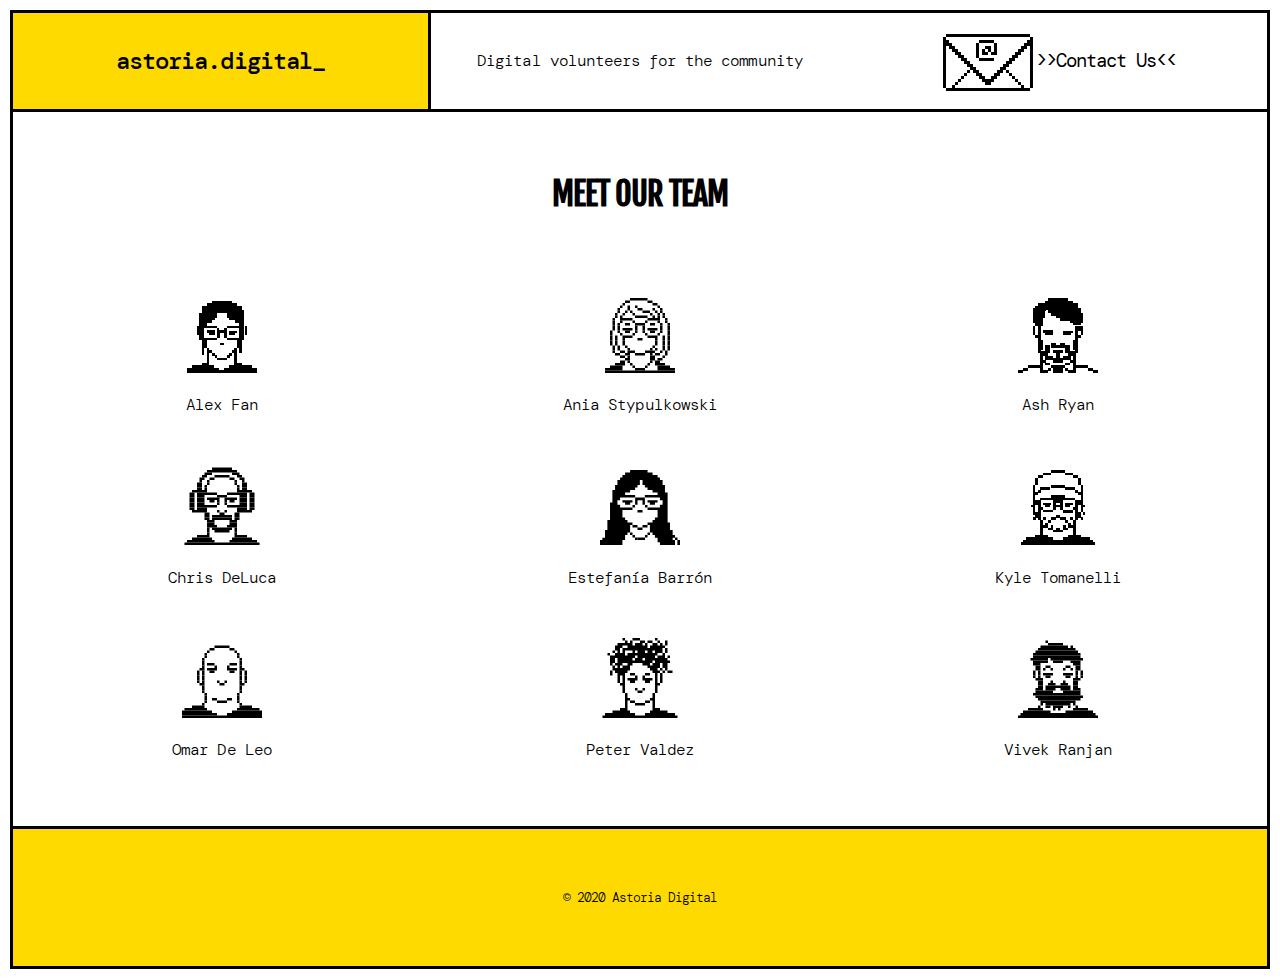
<file: team.html>
<!DOCTYPE html>
<html lang="en" dir="ltr">
  <head>
    <meta charset="utf-8">
    <meta name="viewport" content="width=device-width,initial-scale=1">
    <title>Meet Our Team -- Astoria Digital</title>
    <link href="https://fonts.googleapis.com/css2?family=DM+Mono:ital,wght@0,300;0,400;0,500;1,300;1,400;1,500&family=Fjalla+One&display=swap" rel="stylesheet">
    <link href="team.css" rel="stylesheet">
  </head>
  <body>

    <div hidden>
      <svg xmlns="http://www.w3.org/2000/svg">
        <symbol role="img" id="icon--email" viewBox="0 0 8.467 8.467"><title>Email icon</title><path d="M.265 2.117v4.498h.264V2.91h.265v.265h.264v.265h.265v.264h.264v.265h.265v.264h.265v.265h.264v.264h.265v.265h.264v.265h.265v.264h.265v.265h.264v.264h.265v.265h.529v-.265h.264v-.264h.265v-.265h.265v-.264h.264v-.265h.265v-.265h.264v-.264h.265v-.265h.265V3.97h.264v-.265h.265V3.44h.264v-.265h.265V2.91h.264v3.705h.265V2.117h-.265v.264h-.264v.265h-.265v.264h-.264v.265h-.265v.265h-.264v.264H6.35v.265h-.265v.264h-.264v.265h-.265v.264h-.264v.265h-.265v.265h-.265v.264h-.264v.265h-.53v-.265h-.264v-.264H3.44v-.265h-.265v-.265H2.91v-.264h-.264v-.265H2.38V3.97h-.264v-.265h-.265V3.44h-.265v-.265h-.264V2.91h-.265v-.264H.794V2.38H.529v-.264H.265z"/><path d="M.529 6.879v-.265h7.408v.265zM.529 2.117v-.265h7.408v.265zM3.969 2.91v.265h.264v.265h.265v-.53h-.529z"/><path d="M3.704 3.175v.53h.529V3.44H3.97v-.265h-.265zM3.175 2.646h.265v1.323h-.265zM4.762 2.646v.794h-.264v.264h.529V2.646h-.265zM3.44 2.646v-.265h1.323v.265zM3.44 4.233v-.265h1.323v.265zM5.821 5.292v-.265h.265v.265z"/><path d="M6.085 5.556v-.265h.265v.265zM6.35 5.821v-.265h.265v.265zM6.615 6.085V5.82h.265v.265zM6.879 6.35v-.265h.265v.265zM7.144 6.615V6.35h.265v.265zM1.058 6.615V6.35h.265v.265zM1.323 6.35v-.265h.265v.265zM1.587 6.085V5.82h.265v.265zM1.852 5.821v-.265h.265v.265zM2.117 5.556v-.265h.265v.265z"/><path d="M2.381 5.292v-.265h.265v.265z"/></symbol>
        <symbol role="img" id="icon--link" viewBox="0 0 32 32"><title>Link icon</title><path d="M0 0h32v32H0V0zm8 [base64] 12v1h6v-5h-1v4H9zm2 6v1h4v-5h-1v4h-3zm2 3v5h1v1h4v-2h-3v-3h7v2h2v-3h-1v-1h-9v1h-1zm3-9v1h6v-3h-1v2h-5zm0 6v1h5v-4h-1v3h-4zm3 5v3h1v1h9v-1h1v-5h-1v-1h-4v2h3v3h-7v-2h-2zm1-15v2h1v-2h-1zm1 6v1h1v-1h-1zm1 4v1h3v-1h-3z" fill="transparent"/><path d="M11 2h7v1h3v1h-1v1h-2v1h-1V4h-2v6h-5V9h4V4h-2v2h-1V5H9V4H8V3h3V2z"/><path d="M7 4h1v1h1v1H7v1H6v1H5v1h4v1H4V9H3V8h1V7h1V6h1V5h1V4z"/><path d="M8 4h1v1H8V4zM12 4h2v5h-4V8h1V6h1V4zM20 4h1v1h-1V4z" fill="transparent"/><path d="M21 4h1v1h1v1h1v1h1v1h1v1h-1v1h-3V9h2V8h-1V7h-1V6h-2V5h1V4z"/><path d="M9 5h2v1h-1v2H9v1H5V8h1V7h1V6h2V5z" fill="transparent"/><path d="M10 6h1v2h-1V6zM18 6h1v2h-1V6zM9 8h1v1H9V8zM19 8h1v1h1v1h-5V9h3V8zM2 9h1v1h1v2H3v3h4v-2h1v3H3v3h1v2H3v1H2v-3H1v-7h1V9z"/><path d="M3 9h1v1H3V9zM25 9h1v1h-1V9z" fill="transparent"/><path d="M26 9h1v3h1v7h-1v3h-1v-1h-1v-2h1v-3h-3v-1h3v-3h-1v-2h1V9zM8 11h1v2H8v-2zM14 11h1v5H9v-1h5v-4zM20 11h1v2h-1v-2zM21 13h1v3h-6v-1h5v-2zM7 17h1v1H7v-1zM14 17h1v5h-4v-1h3v-4zM21 17h1v1h-1v-1zM8 18h1v3h1v1H5v1h1v1h1v1h2v1H8v1H7v-1H6v-1H5v-1H4v-1H3v-1h1v-1h4v-3zM20 18h1v4h-5v-1h4v-3z"/><path d="M3 21h1v1H3v-1z" fill="transparent"/><path d="M22 21h3v1h-3v-1zM10 23h1v2h-1v-2zM14 23h9v1h1v3h-2v-2h-7v3h3v2h-4v-1h-1v-5h1v-1z"/><path d="M25 23h4v1h1v5h-1v1h-9v-1h-1v-3h2v2h7v-3h-3v-2zM11 25h1v3H8v-1h1v-1h2v-1z"/><path d="M8 26h1v1H8v-1z" fill="transparent"/></symbol>
        <symbol role="img" id="icon--avatar-alex" viewBox="0 0 8.467 8.467" shape-rendering="crispEdges"><title>Alex avatar</title><path d="M3.175.794v.264h-.53v.265h-.528v.794h-.265v2.91h.265v1.587h.264v-.793h.265v-.794h1.058v-.265H2.381V3.704h1.323V3.44H2.646v-.265h.529V2.91h.265v-.264h.264v-.53h1.058v.53h.265v.264h.53v.265h.528v.265H4.762v.264h1.323v1.058H4.762v.265h1.059v.794h.264v.529h.265V5.027h.264V1.852H6.35v-.529h-.53v-.265h-.528V.794zm.794 4.498v.264h.529v-.264z"/><path d="M2.646 5.82v1.588h-.53v.265H1.059v.264H.53v.53h2.38V5.82zm1.058-2.116v1.058h.265v-.529h.529v.53h.264v-1.06h-.264v.265h-.53v-.265h-.264zm-1.058.265v.264h.264v.265h.53v-.53h-.794zm2.381 0v.529h.53v-.265h.264V3.97h-.794zM2.91 6.35h.265v-.265H2.91zm2.91-.53v1.588h.53v.265h1.058v.264h.53v.53H5.555V5.82zm-2.645.795h.265V6.35h-.265zm.529.529h1.058v-.265H3.704z"/><g stroke-width=".132"><path d="M5.027 6.615h.265V6.35h-.265zm.265-.265h.265v-.265h-.265zm-1.852.529h.265v-.265H3.44z"/><path d="M4.763 6.879h.265v-.265h-.265z"/></g><path d="M1.587 3.44h.265v1.058h-.265zm5.028 0h.265v1.058h-.265zM2.91 8.202h2.646v.265H2.91zm0 0h1.058v-.265H2.91zm1.588 0h1.058v-.265H4.498z"/><path d="M2.91 7.938h.529v-.265H2.91zm2.117 0h.529v-.265h-.529z"/></symbol>
        <symbol role="img" id="icon--avatar-ania" viewBox="0 0 32 32"><title>Ania avatar</title><path d="M31 31h1v1h-1m-1-1h1v1h-1" fill="none"/><path d="M29 [base64]"/><path d="M1 31h1v1H1m-1-1h1v1H0m31-2h1v1h-1m-1-1h1v1h-1" fill="none"/><path d="M29 30h1v1h-1m-1-1h1v1h-1m-1-1h1v1h-1m-1-1h1v1h-1m-1-1h1v1h-1m-1-1h1v1h-1m-1-1h1v1h-1"/><path d="M22 30h1v1h-1m-1-1h1v1h-1m-1-1h1v1h-1m-1-1h1v1h-1m-1-1h1v1h-1" fill="none"/><path d="M17 30h1v1h-1m-1-1h1v1h-1m-1-1h1v1h-1m-1-1h1v1h-1"/><path d="M13 30h1v1h-1m-1-1h1v1h-1m-1-1h1v1h-1m-1-1h1v1h-1m-1-1h1v1H9" fill="none"/><path d="M8 30h1v1H8m-1-1h1v1H7m-1-1h1v1H6m-1-1h1v1H5m-1-1h1v1H4m-1-1h1v1H3m-1-1h1v1H2"/><path d="M1 30h1v1H1m-1-1h1v1H0m31-2h1v1h-1m-1-1h1v1h-1m-1-1h1v1h-1m-1-1h1v1h-1" fill="none"/><path d="M27 29h1v1h-1m-1-1h1v1h-1m-1-1h1v1h-1m-1-1h1v1h-1m-1-1h1v1h-1"/><path d="M22 29h1v1h-1m-1-1h1v1h-1m-1-1h1v1h-1m-1-1h1v1h-1" fill="none"/><path d="M18 29h1v1h-1"/><path d="M17 29h1v1h-1m-1-1h1v1h-1m-1-1h1v1h-1m-1-1h1v1h-1" fill="none"/><path d="M13 29h1v1h-1"/><path d="M12 29h1v1h-1m-1-1h1v1h-1m-1-1h1v1h-1m-1-1h1v1H9" fill="none"/><path d="M8 29h1v1H8m-1-1h1v1H7m-1-1h1v1H6m-1-1h1v1H5m-1-1h1v1H4"/><path d="M3 29h1v1H3m-1-1h1v1H2m-1-1h1v1H1m-1-1h1v1H0m31-2h1v1h-1m-1-1h1v1h-1m-1-1h1v1h-1m-1-1h1v1h-1m-1-1h1v1h-1m-1-1h1v1h-1" fill="none"/><path d="M25 28h1v1h-1m-1-1h1v1h-1m-1-1h1v1h-1m-1-1h1v1h-1"/><path d="M21 28h1v1h-1m-1-1h1v1h-1" fill="none"/><path d="M19 28h1v1h-1"/><path d="M18 28h1v1h-1m-1-1h1v1h-1m-1-1h1v1h-1m-1-1h1v1h-1m-1-1h1v1h-1m-1-1h1v1h-1" fill="none"/><path d="M12 28h1v1h-1"/><path d="M11 28h1v1h-1m-1-1h1v1h-1" fill="none"/><path d="M9 28h1v1H9m-1-1h1v1H8m-1-1h1v1H7m-1-1h1v1H6"/><path d="M5 28h1v1H5m-1-1h1v1H4m-1-1h1v1H3m-1-1h1v1H2m-1-1h1v1H1m-1-1h1v1H0m31-2h1v1h-1m-1-1h1v1h-1m-1-1h1v1h-1m-1-1h1v1h-1m-1-1h1v1h-1m-1-1h1v1h-1m-1-1h1v1h-1m-1-1h1v1h-1" fill="none"/><path d="M23 27h1v1h-1m-1-1h1v1h-1"/><path d="M21 27h1v1h-1" fill="none"/><path d="M20 27h1v1h-1"/><path d="M19 27h1v1h-1m-1-1h1v1h-1m-1-1h1v1h-1m-1-1h1v1h-1m-1-1h1v1h-1m-1-1h1v1h-1m-1-1h1v1h-1m-1-1h1v1h-1" fill="none"/><path d="M11 27h1v1h-1"/><path d="M10 27h1v1h-1" fill="none"/><path d="M9 27h1v1H9m-1-1h1v1H8"/><path d="M7 27h1v1H7m-1-1h1v1H6m-1-1h1v1H5m-1-1h1v1H4m-1-1h1v1H3m-1-1h1v1H2m-1-1h1v1H1m-1-1h1v1H0m31-2h1v1h-1m-1-1h1v1h-1m-1-1h1v1h-1m-1-1h1v1h-1m-1-1h1v1h-1m-1-1h1v1h-1m-1-1h1v1h-1" fill="none"/><path d="M24 26h1v1h-1m-1-1h1v1h-1"/><path d="M22 26h1v1h-1" fill="none"/><path d="M21 26h1v1h-1m-1-1h1v1h-1"/><path d="M19 26h1v1h-1m-1-1h1v1h-1m-1-1h1v1h-1m-1-1h1v1h-1m-1-1h1v1h-1m-1-1h1v1h-1m-1-1h1v1h-1m-1-1h1v1h-1" fill="none"/><path d="M11 26h1v1h-1m-1-1h1v1h-1"/><path d="M9 26h1v1H9m-1-1h1v1H8m-1-1h1v1H7m-1-1h1v1H6m-1-1h1v1H5m-1-1h1v1H4m-1-1h1v1H3m-1-1h1v1H2m-1-1h1v1H1m-1-1h1v1H0m31-2h1v1h-1m-1-1h1v1h-1m-1-1h1v1h-1m-1-1h1v1h-1m-1-1h1v1h-1m-1-1h1v1h-1" fill="none"/><path d="M25 25h1v1h-1"/><path d="M24 25h1v1h-1m-1-1h1v1h-1m-1-1h1v1h-1" fill="none"/><path d="M21 25h1v1h-1m-1-1h1v1h-1"/><path d="M19 25h1v1h-1m-1-1h1v1h-1m-1-1h1v1h-1m-1-1h1v1h-1m-1-1h1v1h-1m-1-1h1v1h-1m-1-1h1v1h-1m-1-1h1v1h-1" fill="none"/><path d="M11 25h1v1h-1"/><path d="M10 25h1v1h-1" fill="none"/><path d="M9 25h1v1H9m-1-1h1v1H8"/><path d="M7 25h1v1H7m-1-1h1v1H6m-1-1h1v1H5m-1-1h1v1H4m-1-1h1v1H3m-1-1h1v1H2m-1-1h1v1H1m-1-1h1v1H0m31-2h1v1h-1m-1-1h1v1h-1m-1-1h1v1h-1m-1-1h1v1h-1m-1-1h1v1h-1" fill="none"/><path d="M26 24h1v1h-1"/><path d="M25 24h1v1h-1m-1-1h1v1h-1" fill="none"/><path d="M23 24h1v1h-1m-1-1h1v1h-1"/><path d="M21 24h1v1h-1" fill="none"/><path d="M20 24h1v1h-1"/><path d="M19 24h1v1h-1m-1-1h1v1h-1" fill="none"/><path d="M17 24h1v1h-1m-1-1h1v1h-1m-1-1h1v1h-1m-1-1h1v1h-1"/><path d="M13 24h1v1h-1m-1-1h1v1h-1" fill="none"/><path d="M11 24h1v1h-1m-1-1h1v1h-1"/><path d="M9 24h1v1H9m-1-1h1v1H8" fill="none"/><path d="M7 24h1v1H7m-1-1h1v1H6"/><path d="M5 24h1v1H5m-1-1h1v1H4m-1-1h1v1H3m-1-1h1v1H2m-1-1h1v1H1m-1-1h1v1H0m31-2h1v1h-1m-1-1h1v1h-1m-1-1h1v1h-1m-1-1h1v1h-1m-1-1h1v1h-1" fill="none"/><path d="M26 23h1v1h-1"/><path d="M25 23h1v1h-1" fill="none"/><path d="M24 23h1v1h-1"/><path d="M23 23h1v1h-1m-1-1h1v1h-1" fill="none"/><path d="M21 23h1v1h-1m-1-1h1v1h-1m-1-1h1v1h-1m-1-1h1v1h-1"/><path d="M17 23h1v1h-1m-1-1h1v1h-1m-1-1h1v1h-1m-1-1h1v1h-1" fill="none"/><path d="M13 23h1v1h-1m-1-1h1v1h-1m-1-1h1v1h-1"/><path d="M10 23h1v1h-1" fill="none"/><path d="M9 23h1v1H9m-1-1h1v1H8"/><path d="M7 23h1v1H7m-1-1h1v1H6" fill="none"/><path d="M5 23h1v1H5"/><path d="M4 23h1v1H4m-1-1h1v1H3m-1-1h1v1H2m-1-1h1v1H1m-1-1h1v1H0m31-2h1v1h-1m-1-1h1v1h-1m-1-1h1v1h-1m-1-1h1v1h-1" fill="none"/><path d="M27 22h1v1h-1"/><path d="M26 22h1v1h-1" fill="none"/><path d="M25 22h1v1h-1"/><path d="M24 22h1v1h-1m-1-1h1v1h-1" fill="none"/><path d="M22 22h1v1h-1"/><path d="M21 22h1v1h-1" fill="none"/><path d="M20 22h1v1h-1"/><path d="M19 22h1v1h-1m-1-1h1v1h-1m-1-1h1v1h-1m-1-1h1v1h-1m-1-1h1v1h-1m-1-1h1v1h-1m-1-1h1v1h-1m-1-1h1v1h-1" fill="none"/><path d="M11 22h1v1h-1"/><path d="M10 22h1v1h-1m-1-1h1v1H9m-1-1h1v1H8" fill="none"/><path d="M7 22h1v1H7"/><path d="M6 22h1v1H6" fill="none"/><path d="M5 22h1v1H5"/><path d="M4 22h1v1H4m-1-1h1v1H3m-1-1h1v1H2m-1-1h1v1H1m-1-1h1v1H0m31-2h1v1h-1m-1-1h1v1h-1m-1-1h1v1h-1m-1-1h1v1h-1" fill="none"/><path d="M27 21h1v1h-1"/><path d="M26 21h1v1h-1" fill="none"/><path d="M25 21h1v1h-1"/><path d="M24 21h1v1h-1m-1-1h1v1h-1m-1-1h1v1h-1" fill="none"/><path d="M21 21h1v1h-1"/><path d="M20 21h1v1h-1m-1-1h1v1h-1m-1-1h1v1h-1m-1-1h1v1h-1m-1-1h1v1h-1m-1-1h1v1h-1m-1-1h1v1h-1m-1-1h1v1h-1m-1-1h1v1h-1m-1-1h1v1h-1" fill="none"/><path d="M10 21h1v1h-1"/><path d="M9 21h1v1H9m-1-1h1v1H8" fill="none"/><path d="M7 21h1v1H7"/><path d="M6 21h1v1H6" fill="none"/><path d="M5 21h1v1H5"/><path d="M4 21h1v1H4m-1-1h1v1H3m-1-1h1v1H2m-1-1h1v1H1m-1-1h1v1H0m31-2h1v1h-1m-1-1h1v1h-1m-1-1h1v1h-1m-1-1h1v1h-1" fill="none"/><path d="M27 20h1v1h-1"/><path d="M26 20h1v1h-1" fill="none"/><path d="M25 20h1v1h-1"/><path d="M24 20h1v1h-1m-1-1h1v1h-1" fill="none"/><path d="M22 20h1v1h-1"/><path d="M21 20h1v1h-1m-1-1h1v1h-1m-1-1h1v1h-1m-1-1h1v1h-1m-1-1h1v1h-1m-1-1h1v1h-1m-1-1h1v1h-1m-1-1h1v1h-1m-1-1h1v1h-1m-1-1h1v1h-1m-1-1h1v1h-1m-1-1h1v1h-1" fill="none"/><path d="M9 20h1v1H9"/><path d="M8 20h1v1H8m-1-1h1v1H7" fill="none"/><path d="M6 20h1v1H6"/><path d="M5 20h1v1H5" fill="none"/><path d="M4 20h1v1H4"/><path d="M3 20h1v1H3m-1-1h1v1H2m-1-1h1v1H1m-1-1h1v1H0m31-2h1v1h-1m-1-1h1v1h-1m-1-1h1v1h-1m-1-1h1v1h-1" fill="none"/><path d="M27 19h1v1h-1"/><path d="M26 19h1v1h-1" fill="none"/><path d="M25 19h1v1h-1"/><path d="M24 19h1v1h-1m-1-1h1v1h-1" fill="none"/><path d="M22 19h1v1h-1"/><path d="M21 19h1v1h-1m-1-1h1v1h-1m-1-1h1v1h-1m-1-1h1v1h-1m-1-1h1v1h-1m-1-1h1v1h-1m-1-1h1v1h-1m-1-1h1v1h-1m-1-1h1v1h-1m-1-1h1v1h-1m-1-1h1v1h-1m-1-1h1v1h-1" fill="none"/><path d="M9 19h1v1H9"/><path d="M8 19h1v1H8m-1-1h1v1H7" fill="none"/><path d="M6 19h1v1H6"/><path d="M5 19h1v1H5" fill="none"/><path d="M4 19h1v1H4"/><path d="M3 19h1v1H3m-1-1h1v1H2m-1-1h1v1H1m-1-1h1v1H0m31-2h1v1h-1m-1-1h1v1h-1m-1-1h1v1h-1m-1-1h1v1h-1" fill="none"/><path d="M27 18h1v1h-1"/><path d="M26 18h1v1h-1" fill="none"/><path d="M25 18h1v1h-1"/><path d="M24 18h1v1h-1m-1-1h1v1h-1" fill="none"/><path d="M22 18h1v1h-1"/><path d="M21 18h1v1h-1m-1-1h1v1h-1m-1-1h1v1h-1m-1-1h1v1h-1m-1-1h1v1h-1" fill="none"/><path d="M16 18h1v1h-1m-1-1h1v1h-1"/><path d="M14 18h1v1h-1m-1-1h1v1h-1m-1-1h1v1h-1m-1-1h1v1h-1m-1-1h1v1h-1" fill="none"/><path d="M9 18h1v1H9"/><path d="M8 18h1v1H8m-1-1h1v1H7" fill="none"/><path d="M6 18h1v1H6"/><path d="M5 18h1v1H5" fill="none"/><path d="M4 18h1v1H4"/><path d="M3 18h1v1H3m-1-1h1v1H2m-1-1h1v1H1m-1-1h1v1H0m31-2h1v1h-1m-1-1h1v1h-1m-1-1h1v1h-1m-1-1h1v1h-1" fill="none"/><path d="M27 17h1v1h-1"/><path d="M26 17h1v1h-1" fill="none"/><path d="M25 17h1v1h-1"/><path d="M24 17h1v1h-1m-1-1h1v1h-1" fill="none"/><path d="M22 17h1v1h-1m-1-1h1v1h-1m-1-1h1v1h-1m-1-1h1v1h-1"/><path d="M18 17h1v1h-1m-1-1h1v1h-1m-1-1h1v1h-1m-1-1h1v1h-1m-1-1h1v1h-1m-1-1h1v1h-1" fill="none"/><path d="M12 17h1v1h-1m-1-1h1v1h-1m-1-1h1v1h-1m-1-1h1v1H9"/><path d="M8 17h1v1H8m-1-1h1v1H7" fill="none"/><path d="M6 17h1v1H6"/><path d="M5 17h1v1H5" fill="none"/><path d="M4 17h1v1H4"/><path d="M3 17h1v1H3m-1-1h1v1H2m-1-1h1v1H1m-1-1h1v1H0m31-2h1v1h-1m-1-1h1v1h-1m-1-1h1v1h-1m-1-1h1v1h-1" fill="none"/><path d="M27 16h1v1h-1"/><path d="M26 16h1v1h-1m-1-1h1v1h-1m-1-1h1v1h-1" fill="none"/><path d="M23 16h1v1h-1"/><path d="M22 16h1v1h-1m-1-1h1v1h-1m-1-1h1v1h-1m-1-1h1v1h-1" fill="none"/><path d="M18 16h1v1h-1"/><path d="M17 16h1v1h-1m-1-1h1v1h-1m-1-1h1v1h-1m-1-1h1v1h-1" fill="none"/><path d="M13 16h1v1h-1"/><path d="M12 16h1v1h-1m-1-1h1v1h-1m-1-1h1v1h-1m-1-1h1v1H9" fill="none"/><path d="M8 16h1v1H8"/><path d="M7 16h1v1H7m-1-1h1v1H6m-1-1h1v1H5" fill="none"/><path d="M4 16h1v1H4"/><path d="M3 16h1v1H3m-1-1h1v1H2m-1-1h1v1H1m-1-1h1v1H0m31-2h1v1h-1m-1-1h1v1h-1m-1-1h1v1h-1m-1-1h1v1h-1" fill="none"/><path d="M27 15h1v1h-1"/><path d="M26 15h1v1h-1m-1-1h1v1h-1" fill="none"/><path d="M24 15h1v1h-1"/><path d="M23 15h1v1h-1m-1-1h1v1h-1" fill="none"/><path d="M21 15h1v1h-1m-1-1h1v1h-1"/><path d="M19 15h1v1h-1m-1-1h1v1h-1" fill="none"/><path d="M17 15h1v1h-1"/><path d="M16 15h1v1h-1m-1-1h1v1h-1" fill="none"/><path d="M14 15h1v1h-1"/><path d="M13 15h1v1h-1m-1-1h1v1h-1" fill="none"/><path d="M11 15h1v1h-1m-1-1h1v1h-1"/><path d="M9 15h1v1H9m-1-1h1v1H8" fill="none"/><path d="M7 15h1v1H7"/><path d="M6 15h1v1H6m-1-1h1v1H5" fill="none"/><path d="M4 15h1v1H4"/><path d="M3 15h1v1H3m-1-1h1v1H2m-1-1h1v1H1m-1-1h1v1H0m31-2h1v1h-1m-1-1h1v1h-1m-1-1h1v1h-1m-1-1h1v1h-1" fill="none"/><path d="M27 14h1v1h-1"/><path d="M26 14h1v1h-1m-1-1h1v1h-1" fill="none"/><path d="M24 14h1v1h-1"/><path d="M23 14h1v1h-1" fill="none"/><path d="M22 14h1v1h-1m-1-1h1v1h-1m-1-1h1v1h-1m-1-1h1v1h-1"/><path d="M18 14h1v1h-1" fill="none"/><path d="M17 14h1v1h-1"/><path d="M16 14h1v1h-1m-1-1h1v1h-1" fill="none"/><path d="M14 14h1v1h-1"/><path d="M13 14h1v1h-1" fill="none"/><path d="M12 14h1v1h-1m-1-1h1v1h-1m-1-1h1v1h-1m-1-1h1v1H9"/><path d="M8 14h1v1H8" fill="none"/><path d="M7 14h1v1H7"/><path d="M6 14h1v1H6" fill="none"/><path d="M5 14h1v1H5"/><path d="M4 14h1v1H4m-1-1h1v1H3m-1-1h1v1H2m-1-1h1v1H1m-1-1h1v1H0m31-2h1v1h-1m-1-1h1v1h-1m-1-1h1v1h-1m-1-1h1v1h-1" fill="none"/><path d="M27 13h1v1h-1"/><path d="M26 13h1v1h-1m-1-1h1v1h-1" fill="none"/><path d="M24 13h1v1h-1"/><path d="M23 13h1v1h-1m-1-1h1v1h-1m-1-1h1v1h-1m-1-1h1v1h-1m-1-1h1v1h-1m-1-1h1v1h-1" fill="none"/><path d="M17 13h1v1h-1"/><path d="M16 13h1v1h-1m-1-1h1v1h-1" fill="none"/><path d="M14 13h1v1h-1"/><path d="M13 13h1v1h-1m-1-1h1v1h-1m-1-1h1v1h-1m-1-1h1v1h-1m-1-1h1v1H9m-1-1h1v1H8" fill="none"/><path d="M7 13h1v1H7"/><path d="M6 13h1v1H6" fill="none"/><path d="M5 13h1v1H5"/><path d="M4 13h1v1H4m-1-1h1v1H3m-1-1h1v1H2m-1-1h1v1H1m-1-1h1v1H0m31-2h1v1h-1m-1-1h1v1h-1m-1-1h1v1h-1m-1-1h1v1h-1" fill="none"/><path d="M27 12h1v1h-1"/><path d="M26 12h1v1h-1m-1-1h1v1h-1" fill="none"/><path d="M24 12h1v1h-1"/><path d="M23 12h1v1h-1m-1-1h1v1h-1" fill="none"/><path d="M21 12h1v1h-1m-1-1h1v1h-1"/><path d="M19 12h1v1h-1m-1-1h1v1h-1" fill="none"/><path d="M17 12h1v1h-1m-1-1h1v1h-1m-1-1h1v1h-1m-1-1h1v1h-1"/><path d="M13 12h1v1h-1m-1-1h1v1h-1" fill="none"/><path d="M11 12h1v1h-1m-1-1h1v1h-1"/><path d="M9 12h1v1H9m-1-1h1v1H8" fill="none"/><path d="M7 12h1v1H7"/><path d="M6 12h1v1H6" fill="none"/><path d="M5 12h1v1H5"/><path d="M4 12h1v1H4m-1-1h1v1H3m-1-1h1v1H2m-1-1h1v1H1m-1-1h1v1H0m31-2h1v1h-1m-1-1h1v1h-1m-1-1h1v1h-1m-1-1h1v1h-1m-1-1h1v1h-1" fill="none"/><path d="M26 11h1v1h-1"/><path d="M25 11h1v1h-1m-1-1h1v1h-1" fill="none"/><path d="M23 11h1v1h-1"/><path d="M22 11h1v1h-1m-1-1h1v1h-1m-1-1h1v1h-1m-1-1h1v1h-1" fill="none"/><path d="M18 11h1v1h-1"/><path d="M17 11h1v1h-1m-1-1h1v1h-1m-1-1h1v1h-1m-1-1h1v1h-1" fill="none"/><path d="M13 11h1v1h-1"/><path d="M12 11h1v1h-1m-1-1h1v1h-1m-1-1h1v1h-1m-1-1h1v1H9" fill="none"/><path d="M8 11h1v1H8"/><path d="M7 11h1v1H7m-1-1h1v1H6" fill="none"/><path d="M5 11h1v1H5"/><path d="M4 11h1v1H4m-1-1h1v1H3m-1-1h1v1H2m-1-1h1v1H1m-1-1h1v1H0m31-2h1v1h-1m-1-1h1v1h-1m-1-1h1v1h-1m-1-1h1v1h-1m-1-1h1v1h-1" fill="none"/><path d="M26 10h1v1h-1"/><path d="M25 10h1v1h-1m-1-1h1v1h-1" fill="none"/><path d="M23 10h1v1h-1m-1-1h1v1h-1m-1-1h1v1h-1m-1-1h1v1h-1m-1-1h1v1h-1"/><path d="M18 10h1v1h-1m-1-1h1v1h-1m-1-1h1v1h-1m-1-1h1v1h-1m-1-1h1v1h-1m-1-1h1v1h-1" fill="none"/><path d="M12 10h1v1h-1m-1-1h1v1h-1m-1-1h1v1h-1m-1-1h1v1H9m-1-1h1v1H8"/><path d="M7 10h1v1H7m-1-1h1v1H6" fill="none"/><path d="M5 10h1v1H5"/><path d="M4 10h1v1H4m-1-1h1v1H3m-1-1h1v1H2m-1-1h1v1H1m-1-1h1v1H0m31-2h1v1h-1m-1-1h1v1h-1m-1-1h1v1h-1m-1-1h1v1h-1m-1-1h1v1h-1m-1-1h1v1h-1" fill="none"/><path d="M25 9h1v1h-1"/><path d="M24 9h1v1h-1" fill="none"/><path d="M23 9h1v1h-1"/><path d="M22 9h1v1h-1" fill="none"/><path d="M21 9h1v1h-1"/><path d="M20 9h1v1h-1m-1-1h1v1h-1" fill="none"/><path d="M18 9h1v1h-1m-1-1h1v1h-1m-1-1h1v1h-1m-1-1h1v1h-1m-1-1h1v1h-1"/><path d="M13 9h1v1h-1m-1-1h1v1h-1m-1-1h1v1h-1m-1-1h1v1h-1M9 9h1v1H9" fill="none"/><path d="M8 9h1v1H8"/><path d="M7 9h1v1H7" fill="none"/><path d="M6 9h1v1H6"/><path d="M5 9h1v1H5M4 9h1v1H4M3 9h1v1H3M2 9h1v1H2M1 9h1v1H1M0 9h1v1H0m31-2h1v1h-1m-1-1h1v1h-1m-1-1h1v1h-1m-1-1h1v1h-1m-1-1h1v1h-1m-1-1h1v1h-1" fill="none"/><path d="M25 8h1v1h-1"/><path d="M24 8h1v1h-1" fill="none"/><path d="M23 8h1v1h-1"/><path d="M22 8h1v1h-1m-1-1h1v1h-1" fill="none"/><path d="M20 8h1v1h-1"/><path d="M19 8h1v1h-1m-1-1h1v1h-1m-1-1h1v1h-1m-1-1h1v1h-1m-1-1h1v1h-1m-1-1h1v1h-1" fill="none"/><path d="M13 8h1v1h-1"/><path d="M12 8h1v1h-1m-1-1h1v1h-1m-1-1h1v1h-1" fill="none"/><path d="M9 8h1v1H9"/><path d="M8 8h1v1H8M7 8h1v1H7" fill="none"/><path d="M6 8h1v1H6"/><path d="M5 8h1v1H5M4 8h1v1H4M3 8h1v1H3M2 8h1v1H2M1 8h1v1H1M0 8h1v1H0m31-2h1v1h-1m-1-1h1v1h-1m-1-1h1v1h-1m-1-1h1v1h-1m-1-1h1v1h-1m-1-1h1v1h-1m-1-1h1v1h-1" fill="none"/><path d="M24 7h1v1h-1"/><path d="M23 7h1v1h-1" fill="none"/><path d="M22 7h1v1h-1"/><path d="M21 7h1v1h-1m-1-1h1v1h-1" fill="none"/><path d="M19 7h1v1h-1m-1-1h1v1h-1m-1-1h1v1h-1"/><path d="M16 7h1v1h-1m-1-1h1v1h-1m-1-1h1v1h-1m-1-1h1v1h-1" fill="none"/><path d="M12 7h1v1h-1"/><path d="M11 7h1v1h-1" fill="none"/><path d="M10 7h1v1h-1"/><path d="M8 7h1v1H8" fill="none"/><path d="M7 7h1v1H7"/><path d="M6 7h1v1H6M5 7h1v1H5M4 7h1v1H4M3 7h1v1H3M2 7h1v1H2M1 7h1v1H1M0 7h1v1H0m31-2h1v1h-1m-1-1h1v1h-1m-1-1h1v1h-1m-1-1h1v1h-1m-1-1h1v1h-1m-1-1h1v1h-1m-1-1h1v1h-1" fill="none"/><path d="M24 6h1v1h-1"/><path d="M23 6h1v1h-1m-1-1h1v1h-1" fill="none"/><path d="M21 6h1v1h-1"/><path d="M20 6h1v1h-1m-1-1h1v1h-1m-1-1h1v1h-1m-1-1h1v1h-1" fill="none"/><path d="M16 6h1v1h-1m-1-1h1v1h-1"/><path d="M14 6h1v1h-1m-1-1h1v1h-1m-1-1h1v1h-1" fill="none"/><path d="M11 6h1v1h-1"/><path d="M9 6h1v1H9M8 6h1v1H8" fill="none"/><path d="M7 6h1v1H7"/><path d="M6 6h1v1H6M5 6h1v1H5M4 6h1v1H4M3 6h1v1H3M2 6h1v1H2M1 6h1v1H1M0 6h1v1H0m31-2h1v1h-1m-1-1h1v1h-1m-1-1h1v1h-1m-1-1h1v1h-1m-1-1h1v1h-1m-1-1h1v1h-1m-1-1h1v1h-1m-1-1h1v1h-1" fill="none"/><path d="M23 5h1v1h-1"/><path d="M22 5h1v1h-1m-1-1h1v1h-1m-1-1h1v1h-1m-1-1h1v1h-1m-1-1h1v1h-1m-1-1h1v1h-1m-1-1h1v1h-1m-1-1h1v1h-1" fill="none"/><path d="M14 5h1v1h-1"/><path d="M13 5h1v1h-1m-1-1h1v1h-1" fill="none"/><path d="M11 5h1v1h-1"/><path d="M10 5h1v1h-1M9 5h1v1H9" fill="none"/><path d="M8 5h1v1H8"/><path d="M7 5h1v1H7M6 5h1v1H6M5 5h1v1H5M4 5h1v1H4M3 5h1v1H3M2 5h1v1H2M1 5h1v1H1M0 5h1v1H0m31-2h1v1h-1m-1-1h1v1h-1m-1-1h1v1h-1m-1-1h1v1h-1m-1-1h1v1h-1m-1-1h1v1h-1m-1-1h1v1h-1m-1-1h1v1h-1m-1-1h1v1h-1" fill="none"/><path d="M22 4h1v1h-1m-1-1h1v1h-1"/><path d="M20 4h1v1h-1m-1-1h1v1h-1m-1-1h1v1h-1m-1-1h1v1h-1m-1-1h1v1h-1m-1-1h1v1h-1m-1-1h1v1h-1m-1-1h1v1h-1m-1-1h1v1h-1m-1-1h1v1h-1m-1-1h1v1h-1" fill="none"/><path d="M9 4h1v1H9"/><path d="M8 4h1v1H8M7 4h1v1H7M6 4h1v1H6M5 4h1v1H5M4 4h1v1H4M3 4h1v1H3M2 4h1v1H2M1 4h1v1H1M0 4h1v1H0m31-2h1v1h-1m-1-1h1v1h-1m-1-1h1v1h-1m-1-1h1v1h-1m-1-1h1v1h-1m-1-1h1v1h-1m-1-1h1v1h-1m-1-1h1v1h-1m-1-1h1v1h-1m-1-1h1v1h-1m-1-1h1v1h-1" fill="none"/><path d="M20 3h1v1h-1m-1-1h1v1h-1"/><path d="M18 3h1v1h-1m-1-1h1v1h-1m-1-1h1v1h-1m-1-1h1v1h-1m-1-1h1v1h-1m-1-1h1v1h-1m-1-1h1v1h-1" fill="none"/><path d="M11 3h1v1h-1m-1-1h1v1h-1"/><path d="M9 3h1v1H9M8 3h1v1H8M7 3h1v1H7M6 3h1v1H6M5 3h1v1H5M4 3h1v1H4M3 3h1v1H3M2 3h1v1H2M1 3h1v1H1M0 3h1v1H0m31-2h1v1h-1m-1-1h1v1h-1m-1-1h1v1h-1m-1-1h1v1h-1m-1-1h1v1h-1m-1-1h1v1h-1m-1-1h1v1h-1m-1-1h1v1h-1m-1-1h1v1h-1m-1-1h1v1h-1m-1-1h1v1h-1m-1-1h1v1h-1m-1-1h1v1h-1" fill="none"/><path d="M18 2h1v1h-1m-1-1h1v1h-1m-1-1h1v1h-1m-1-1h1v1h-1m-1-1h1v1h-1m-1-1h1v1h-1m-1-1h1v1h-1"/><path d="M11 2h1v1h-1m-1-1h1v1h-1M9 2h1v1H9M8 2h1v1H8M7 2h1v1H7M6 2h1v1H6M5 2h1v1H5M4 2h1v1H4M3 2h1v1H3M2 2h1v1H2M1 2h1v1H1M0 [base64] 1h1v1H9M8 1h1v1H8M7 1h1v1H7M6 1h1v1H6M5 1h1v1H5M4 1h1v1H4M3 1h1v1H3M2 1h1v1H2M1 1h1v1H1M0 [base64] 0h1v1H9M8 0h1v1H8M7 0h1v1H7M6 0h1v1H6M5 0h1v1H5M4 0h1v1H4M3 0h1v1H3M2 0h1v1H2M1 0h1v1H1M0 0h1v1H0" fill="none"/></symbol>
        <symbol role="img" id="icon--avatar-ash" shape-rendering="crispEdges" viewBox="0 0 8.467 8.467"><title>Ash avatar></title><path d="M2.117 3.44h.265v2.91h-.265zm3.968 0h.265v2.91h-.265zM3.704 7.408h1.058v-.529H3.704z"/><path d="M4.763 7.144h.794v-.529h-.794zm.529-.529h.794v-.529h-.794zm-2.382.529h.794v-.529H2.91zm-.529-.529h.794v-.529h-.794zm1.588.264h.529V6.35h-.529zm-.265-.529h1.058v-.265H3.704z"/><path d="M2.91 6.35h.529v-.794H2.91zm2.117 0h.529v-.794h-.529zM3.44 5.821h1.587v-.265H3.44zM1.852 1.323H2.91v1.323H1.852zm.794 2.91h1.058v-.265H2.646zm2.117-.264h1.058v.265H4.763z"/><path d="M2.91 4.498h.794v-.265H2.91zm1.853-.265h.794v.265h-.794zM2.91.794h2.91v1.058H2.91zm2.911.793h.794v1.852h-.794zm-2.646.265h2.381v.265H3.175zm.265.265h2.117v.265H3.44z"/><path d="M3.969 2.381h1.587v.265H3.969zm.529.265h1.058v.265H4.498zm1.323-1.588h.529v.529h-.529zm-3.704 0h.794v.804h-.794zm3.439.794h.265v1.323h-.265zm-3.704.794h.794v.794h-.794zm-.265.794h.265v1.058h-.265zm.265 1.058h.265v.265h-.265zM6.615 3.44h.265v1.058h-.265zM6.35 4.498h.265v.265H6.35zM3.44 5.556h.529v-.265H3.44zm1.058 0h.529v-.265h-.529zM3.175.529h2.117v.265H3.175zm-.794 6.086h.265v1.058h-.265zm3.44 0h.265v1.058h-.265zM1.587 1.587h.265v1.587h-.265zm-.529 6.086h1.587v.265H1.058zm-.529.265h.529v.265H.529zM0 8.202h.529v.265H0zm5.821-.529h1.587v.265H5.821zm1.587.265h.529v.265h-.529zm.53.264h.529v.265h-.529zM2.91 7.408h.529v.265H2.91zm2.646-.264h.265v.265h-.265zm-.529.264h.529v.265h-.529zm-1.587.53h1.587v-.265H3.44zm-1.059 0h.265v.529h-.265zm3.44 0h.265v.529h-.265zm-3.175.264h.529v.265h-.529zm3.969-6.085h.265v1.058h-.265zM6.35 3.44h.265v.529H6.35zM2.381 5.027h.265v1.058h-.265zm3.44 0h.265v1.058h-.265z"/><path d="M2.646 7.144h.265v.265h-.265zm.529.794h.265v.265h-.265zm1.852 0h.265v.265h-.265zm.265.264h.529v.265h-.529zm-1.588-.264h1.058v.265H3.704z"/><path d="M3.704 8.202h1.058v.265H3.704z"/></symbol>
        <symbol role="img" id="icon--avatar-chris" viewBox="0 0 32 32"><title>Chris avatar</title><path d="M31 31h1v1h-1" fill="none"/><path d="M30 [base64]"/><path d="M0 31h1v1H0m31-2h1v1h-1m-1-1h1v1h-1" fill="none"/><path d="M29 30h1v1h-1m-1-1h1v1h-1m-1-1h1v1h-1m-1-1h1v1h-1m-1-1h1v1h-1m-1-1h1v1h-1m-1-1h1v1h-1m-1-1h1v1h-1m-1-1h1v1h-1m-1-1h1v1h-1m-1-1h1v1h-1"/><path d="M18 30h1v1h-1m-1-1h1v1h-1m-1-1h1v1h-1m-1-1h1v1h-1m-1-1h1v1h-1m-1-1h1v1h-1" fill="none"/><path d="M12 30h1v1h-1m-1-1h1v1h-1m-1-1h1v1h-1m-1-1h1v1H9m-1-1h1v1H8m-1-1h1v1H7m-1-1h1v1H6m-1-1h1v1H5m-1-1h1v1H4m-1-1h1v1H3m-1-1h1v1H2"/><path d="M1 30h1v1H1m-1-1h1v1H0m31-2h1v1h-1m-1-1h1v1h-1m-1-1h1v1h-1m-1-1h1v1h-1" fill="none"/><path d="M27 29h1v1h-1m-1-1h1v1h-1m-1-1h1v1h-1m-1-1h1v1h-1m-1-1h1v1h-1m-1-1h1v1h-1m-1-1h1v1h-1m-1-1h1v1h-1"/><path d="M19 29h1v1h-1m-1-1h1v1h-1m-1-1h1v1h-1m-1-1h1v1h-1m-1-1h1v1h-1m-1-1h1v1h-1m-1-1h1v1h-1m-1-1h1v1h-1" fill="none"/><path d="M11 29h1v1h-1m-1-1h1v1h-1m-1-1h1v1H9m-1-1h1v1H8m-1-1h1v1H7m-1-1h1v1H6m-1-1h1v1H5m-1-1h1v1H4"/><path d="M3 29h1v1H3m-1-1h1v1H2m-1-1h1v1H1m-1-1h1v1H0m31-2h1v1h-1m-1-1h1v1h-1m-1-1h1v1h-1m-1-1h1v1h-1m-1-1h1v1h-1m-1-1h1v1h-1" fill="none"/><path d="M25 28h1v1h-1m-1-1h1v1h-1m-1-1h1v1h-1m-1-1h1v1h-1m-1-1h1v1h-1"/><path d="M20 28h1v1h-1m-1-1h1v1h-1m-1-1h1v1h-1m-1-1h1v1h-1m-1-1h1v1h-1m-1-1h1v1h-1m-1-1h1v1h-1m-1-1h1v1h-1m-1-1h1v1h-1m-1-1h1v1h-1" fill="none"/><path d="M10 28h1v1h-1m-1-1h1v1H9m-1-1h1v1H8m-1-1h1v1H7m-1-1h1v1H6"/><path d="M5 28h1v1H5m-1-1h1v1H4m-1-1h1v1H3m-1-1h1v1H2m-1-1h1v1H1m-1-1h1v1H0m31-2h1v1h-1m-1-1h1v1h-1m-1-1h1v1h-1m-1-1h1v1h-1m-1-1h1v1h-1m-1-1h1v1h-1m-1-1h1v1h-1m-1-1h1v1h-1m-1-1h1v1h-1m-1-1h1v1h-1" fill="none"/><path d="M21 27h1v1h-1"/><path d="M20 27h1v1h-1m-1-1h1v1h-1m-1-1h1v1h-1m-1-1h1v1h-1m-1-1h1v1h-1m-1-1h1v1h-1m-1-1h1v1h-1m-1-1h1v1h-1m-1-1h1v1h-1m-1-1h1v1h-1" fill="none"/><path d="M10 27h1v1h-1"/><path d="M9 [base64]" fill="none"/><path d="M21 26h1v1h-1"/><path d="M20 26h1v1h-1m-1-1h1v1h-1" fill="none"/><path d="M18 26h1v1h-1m-1-1h1v1h-1m-1-1h1v1h-1m-1-1h1v1h-1m-1-1h1v1h-1m-1-1h1v1h-1"/><path d="M12 26h1v1h-1m-1-1h1v1h-1" fill="none"/><path d="M10 26h1v1h-1"/><path d="M9 [base64]" fill="none"/><path d="M21 25h1v1h-1"/><path d="M20 25h1v1h-1" fill="none"/><path d="M19 25h1v1h-1m-1-1h1v1h-1m-1-1h1v1h-1m-1-1h1v1h-1m-1-1h1v1h-1m-1-1h1v1h-1m-1-1h1v1h-1m-1-1h1v1h-1"/><path d="M11 25h1v1h-1" fill="none"/><path d="M10 25h1v1h-1"/><path d="M9 [base64]" fill="none"/><path d="M21 24h1v1h-1m-1-1h1v1h-1m-1-1h1v1h-1m-1-1h1v1h-1"/><path d="M17 24h1v1h-1m-1-1h1v1h-1m-1-1h1v1h-1m-1-1h1v1h-1" fill="none"/><path d="M13 24h1v1h-1m-1-1h1v1h-1m-1-1h1v1h-1m-1-1h1v1h-1"/><path d="M9 [base64]" fill="none"/><path d="M21 23h1v1h-1m-1-1h1v1h-1m-1-1h1v1h-1"/><path d="M18 23h1v1h-1m-1-1h1v1h-1m-1-1h1v1h-1m-1-1h1v1h-1m-1-1h1v1h-1m-1-1h1v1h-1" fill="none"/><path d="M12 23h1v1h-1m-1-1h1v1h-1m-1-1h1v1h-1"/><path d="M9 [base64]" fill="none"/><path d="M21 22h1v1h-1m-1-1h1v1h-1m-1-1h1v1h-1"/><path d="M18 22h1v1h-1m-1-1h1v1h-1m-1-1h1v1h-1m-1-1h1v1h-1m-1-1h1v1h-1m-1-1h1v1h-1" fill="none"/><path d="M12 22h1v1h-1m-1-1h1v1h-1m-1-1h1v1h-1"/><path d="M9 [base64]" fill="none"/><path d="M22 21h1v1h-1m-1-1h1v1h-1"/><path d="M20 21h1v1h-1" fill="none"/><path d="M19 21h1v1h-1m-1-1h1v1h-1m-1-1h1v1h-1m-1-1h1v1h-1m-1-1h1v1h-1m-1-1h1v1h-1m-1-1h1v1h-1m-1-1h1v1h-1"/><path d="M11 21h1v1h-1" fill="none"/><path d="M10 21h1v1h-1m-1-1h1v1H9"/><path d="M8 [base64]" fill="none"/><path d="M22 20h1v1h-1m-1-1h1v1h-1"/><path d="M20 20h1v1h-1" fill="none"/><path d="M19 20h1v1h-1m-1-1h1v1h-1m-1-1h1v1h-1m-1-1h1v1h-1m-1-1h1v1h-1m-1-1h1v1h-1m-1-1h1v1h-1m-1-1h1v1h-1"/><path d="M11 20h1v1h-1" fill="none"/><path d="M10 20h1v1h-1m-1-1h1v1H9"/><path d="M8 [base64]" fill="none"/><path d="M22 19h1v1h-1m-1-1h1v1h-1"/><path d="M20 19h1v1h-1m-1-1h1v1h-1m-1-1h1v1h-1m-1-1h1v1h-1" fill="none"/><path d="M16 19h1v1h-1m-1-1h1v1h-1"/><path d="M14 19h1v1h-1m-1-1h1v1h-1m-1-1h1v1h-1m-1-1h1v1h-1" fill="none"/><path d="M10 19h1v1h-1m-1-1h1v1H9"/><path d="M8 19h1v1H8m-1-1h1v1H7m-1-1h1v1H6m-1-1h1v1H5m-1-1h1v1H4m-1-1h1v1H3m-1-1h1v1H2m-1-1h1v1H1m-1-1h1v1H0m31-2h1v1h-1m-1-1h1v1h-1m-1-1h1v1h-1m-1-1h1v1h-1" fill="none"/><path d="M27 18h1v1h-1m-1-1h1v1h-1m-1-1h1v1h-1m-1-1h1v1h-1m-1-1h1v1h-1m-1-1h1v1h-1"/><path d="M21 18h1v1h-1m-1-1h1v1h-1m-1-1h1v1h-1m-1-1h1v1h-1" fill="none"/><path d="M17 18h1v1h-1"/><path d="M16 18h1v1h-1m-1-1h1v1h-1" fill="none"/><path d="M14 18h1v1h-1"/><path d="M13 18h1v1h-1m-1-1h1v1h-1m-1-1h1v1h-1m-1-1h1v1h-1" fill="none"/><path d="M9 18h1v1H9m-1-1h1v1H8m-1-1h1v1H7m-1-1h1v1H6m-1-1h1v1H5m-1-1h1v1H4"/><path d="M3 18h1v1H3m-1-1h1v1H2m-1-1h1v1H1m-1-1h1v1H0m31-2h1v1h-1m-1-1h1v1h-1m-1-1h1v1h-1" fill="none"/><path d="M28 17h1v1h-1m-1-1h1v1h-1"/><path d="M26 17h1v1h-1" fill="none"/><path d="M25 17h1v1h-1m-1-1h1v1h-1m-1-1h1v1h-1m-1-1h1v1h-1"/><path d="M21 17h1v1h-1m-1-1h1v1h-1m-1-1h1v1h-1m-1-1h1v1h-1m-1-1h1v1h-1m-1-1h1v1h-1m-1-1h1v1h-1m-1-1h1v1h-1m-1-1h1v1h-1m-1-1h1v1h-1m-1-1h1v1h-1m-1-1h1v1h-1" fill="none"/><path d="M9 17h1v1H9m-1-1h1v1H8m-1-1h1v1H7m-1-1h1v1H6"/><path d="M5 17h1v1H5" fill="none"/><path d="M4 17h1v1H4m-1-1h1v1H3"/><path d="M2 17h1v1H2m-1-1h1v1H1m-1-1h1v1H0m31-2h1v1h-1m-1-1h1v1h-1m-1-1h1v1h-1" fill="none"/><path d="M28 16h1v1h-1m-1-1h1v1h-1"/><path d="M26 16h1v1h-1" fill="none"/><path d="M25 16h1v1h-1m-1-1h1v1h-1m-1-1h1v1h-1m-1-1h1v1h-1m-1-1h1v1h-1m-1-1h1v1h-1m-1-1h1v1h-1m-1-1h1v1h-1"/><path d="M17 16h1v1h-1m-1-1h1v1h-1m-1-1h1v1h-1m-1-1h1v1h-1" fill="none"/><path d="M13 16h1v1h-1m-1-1h1v1h-1m-1-1h1v1h-1m-1-1h1v1h-1m-1-1h1v1H9m-1-1h1v1H8m-1-1h1v1H7m-1-1h1v1H6"/><path d="M5 16h1v1H5" fill="none"/><path d="M4 16h1v1H4m-1-1h1v1H3"/><path d="M2 16h1v1H2m-1-1h1v1H1m-1-1h1v1H0m31-2h1v1h-1m-1-1h1v1h-1m-1-1h1v1h-1" fill="none"/><path d="M28 15h1v1h-1m-1-1h1v1h-1"/><path d="M26 15h1v1h-1" fill="none"/><path d="M25 15h1v1h-1m-1-1h1v1h-1m-1-1h1v1h-1"/><path d="M22 15h1v1h-1m-1-1h1v1h-1m-1-1h1v1h-1m-1-1h1v1h-1m-1-1h1v1h-1" fill="none"/><path d="M17 15h1v1h-1"/><path d="M16 15h1v1h-1m-1-1h1v1h-1" fill="none"/><path d="M14 15h1v1h-1"/><path d="M13 15h1v1h-1m-1-1h1v1h-1m-1-1h1v1h-1m-1-1h1v1h-1m-1-1h1v1H9" fill="none"/><path d="M8 15h1v1H8m-1-1h1v1H7m-1-1h1v1H6"/><path d="M5 15h1v1H5" fill="none"/><path d="M4 15h1v1H4m-1-1h1v1H3"/><path d="M2 15h1v1H2m-1-1h1v1H1m-1-1h1v1H0m31-2h1v1h-1m-1-1h1v1h-1m-1-1h1v1h-1" fill="none"/><path d="M28 14h1v1h-1m-1-1h1v1h-1"/><path d="M26 14h1v1h-1" fill="none"/><path d="M25 14h1v1h-1m-1-1h1v1h-1m-1-1h1v1h-1"/><path d="M22 14h1v1h-1m-1-1h1v1h-1" fill="none"/><path d="M20 14h1v1h-1m-1-1h1v1h-1"/><path d="M18 14h1v1h-1" fill="none"/><path d="M17 14h1v1h-1"/><path d="M16 14h1v1h-1m-1-1h1v1h-1" fill="none"/><path d="M14 14h1v1h-1"/><path d="M13 14h1v1h-1" fill="none"/><path d="M12 14h1v1h-1m-1-1h1v1h-1"/><path d="M10 14h1v1h-1m-1-1h1v1H9" fill="none"/><path d="M8 14h1v1H8m-1-1h1v1H7m-1-1h1v1H6"/><path d="M5 14h1v1H5" fill="none"/><path d="M4 14h1v1H4m-1-1h1v1H3"/><path d="M2 14h1v1H2m-1-1h1v1H1m-1-1h1v1H0m31-2h1v1h-1m-1-1h1v1h-1m-1-1h1v1h-1" fill="none"/><path d="M28 13h1v1h-1m-1-1h1v1h-1"/><path d="M26 13h1v1h-1" fill="none"/><path d="M25 13h1v1h-1m-1-1h1v1h-1m-1-1h1v1h-1"/><path d="M22 13h1v1h-1" fill="none"/><path d="M21 13h1v1h-1m-1-1h1v1h-1m-1-1h1v1h-1m-1-1h1v1h-1m-1-1h1v1h-1"/><path d="M16 13h1v1h-1m-1-1h1v1h-1" fill="none"/><path d="M14 13h1v1h-1m-1-1h1v1h-1m-1-1h1v1h-1m-1-1h1v1h-1m-1-1h1v1h-1"/><path d="M9 13h1v1H9" fill="none"/><path d="M8 13h1v1H8m-1-1h1v1H7m-1-1h1v1H6"/><path d="M5 13h1v1H5" fill="none"/><path d="M4 13h1v1H4m-1-1h1v1H3"/><path d="M2 13h1v1H2m-1-1h1v1H1m-1-1h1v1H0m31-2h1v1h-1m-1-1h1v1h-1m-1-1h1v1h-1" fill="none"/><path d="M28 12h1v1h-1m-1-1h1v1h-1"/><path d="M26 12h1v1h-1" fill="none"/><path d="M25 12h1v1h-1m-1-1h1v1h-1m-1-1h1v1h-1"/><path d="M22 12h1v1h-1m-1-1h1v1h-1m-1-1h1v1h-1m-1-1h1v1h-1m-1-1h1v1h-1" fill="none"/><path d="M17 12h1v1h-1m-1-1h1v1h-1m-1-1h1v1h-1m-1-1h1v1h-1"/><path d="M13 12h1v1h-1m-1-1h1v1h-1m-1-1h1v1h-1m-1-1h1v1h-1m-1-1h1v1H9" fill="none"/><path d="M8 12h1v1H8m-1-1h1v1H7m-1-1h1v1H6"/><path d="M5 12h1v1H5" fill="none"/><path d="M4 12h1v1H4m-1-1h1v1H3"/><path d="M2 12h1v1H2m-1-1h1v1H1m-1-1h1v1H0m31-2h1v1h-1m-1-1h1v1h-1m-1-1h1v1h-1" fill="none"/><path d="M28 11h1v1h-1m-1-1h1v1h-1"/><path d="M26 11h1v1h-1" fill="none"/><path d="M25 11h1v1h-1m-1-1h1v1h-1m-1-1h1v1h-1m-1-1h1v1h-1m-1-1h1v1h-1m-1-1h1v1h-1m-1-1h1v1h-1m-1-1h1v1h-1"/><path d="M17 11h1v1h-1m-1-1h1v1h-1m-1-1h1v1h-1m-1-1h1v1h-1" fill="none"/><path d="M13 11h1v1h-1m-1-1h1v1h-1m-1-1h1v1h-1m-1-1h1v1h-1m-1-1h1v1H9m-1-1h1v1H8m-1-1h1v1H7m-1-1h1v1H6"/><path d="M5 11h1v1H5" fill="none"/><path d="M4 11h1v1H4m-1-1h1v1H3"/><path d="M2 11h1v1H2m-1-1h1v1H1m-1-1h1v1H0m31-2h1v1h-1m-1-1h1v1h-1m-1-1h1v1h-1m-1-1h1v1h-1" fill="none"/><path d="M27 10h1v1h-1m-1-1h1v1h-1m-1-1h1v1h-1m-1-1h1v1h-1m-1-1h1v1h-1m-1-1h1v1h-1"/><path d="M21 10h1v1h-1m-1-1h1v1h-1m-1-1h1v1h-1m-1-1h1v1h-1m-1-1h1v1h-1m-1-1h1v1h-1m-1-1h1v1h-1m-1-1h1v1h-1m-1-1h1v1h-1m-1-1h1v1h-1m-1-1h1v1h-1m-1-1h1v1h-1" fill="none"/><path d="M9 10h1v1H9m-1-1h1v1H8m-1-1h1v1H7m-1-1h1v1H6m-1-1h1v1H5m-1-1h1v1H4"/><path d="M3 10h1v1H3m-1-1h1v1H2m-1-1h1v1H1m-1-1h1v1H0m31-2h1v1h-1m-1-1h1v1h-1m-1-1h1v1h-1m-1-1h1v1h-1m-1-1h1v1h-1m-1-1h1v1h-1" fill="none"/><path d="M25 9h1v1h-1m-1-1h1v1h-1"/><path d="M23 9h1v1h-1" fill="none"/><path d="M22 9h1v1h-1"/><path d="M21 9h1v1h-1m-1-1h1v1h-1m-1-1h1v1h-1m-1-1h1v1h-1m-1-1h1v1h-1m-1-1h1v1h-1m-1-1h1v1h-1m-1-1h1v1h-1m-1-1h1v1h-1m-1-1h1v1h-1m-1-1h1v1h-1m-1-1h1v1h-1" fill="none"/><path d="M9 9h1v1H9"/><path d="M8 9h1v1H8" fill="none"/><path d="M7 9h1v1H7M6 9h1v1H6"/><path d="M5 9h1v1H5M4 9h1v1H4M3 9h1v1H3M2 9h1v1H2M1 9h1v1H1M0 9h1v1H0m31-2h1v1h-1m-1-1h1v1h-1m-1-1h1v1h-1m-1-1h1v1h-1m-1-1h1v1h-1m-1-1h1v1h-1" fill="none"/><path d="M25 8h1v1h-1m-1-1h1v1h-1"/><path d="M23 8h1v1h-1" fill="none"/><path d="M22 8h1v1h-1"/><path d="M21 8h1v1h-1m-1-1h1v1h-1m-1-1h1v1h-1m-1-1h1v1h-1m-1-1h1v1h-1m-1-1h1v1h-1m-1-1h1v1h-1m-1-1h1v1h-1m-1-1h1v1h-1m-1-1h1v1h-1m-1-1h1v1h-1m-1-1h1v1h-1" fill="none"/><path d="M9 8h1v1H9"/><path d="M8 8h1v1H8" fill="none"/><path d="M7 8h1v1H7M6 8h1v1H6"/><path d="M5 8h1v1H5M4 8h1v1H4M3 8h1v1H3M2 8h1v1H2M1 8h1v1H1M0 8h1v1H0m31-2h1v1h-1m-1-1h1v1h-1m-1-1h1v1h-1m-1-1h1v1h-1m-1-1h1v1h-1m-1-1h1v1h-1" fill="none"/><path d="M25 7h1v1h-1m-1-1h1v1h-1"/><path d="M23 7h1v1h-1m-1-1h1v1h-1" fill="none"/><path d="M21 7h1v1h-1"/><path d="M20 7h1v1h-1m-1-1h1v1h-1m-1-1h1v1h-1m-1-1h1v1h-1m-1-1h1v1h-1m-1-1h1v1h-1m-1-1h1v1h-1m-1-1h1v1h-1m-1-1h1v1h-1m-1-1h1v1h-1" fill="none"/><path d="M10 7h1v1h-1"/><path d="M9 7h1v1H9M8 7h1v1H8" fill="none"/><path d="M7 7h1v1H7M6 7h1v1H6"/><path d="M5 7h1v1H5M4 7h1v1H4M3 7h1v1H3M2 7h1v1H2M1 7h1v1H1M0 7h1v1H0m31-2h1v1h-1m-1-1h1v1h-1m-1-1h1v1h-1m-1-1h1v1h-1m-1-1h1v1h-1m-1-1h1v1h-1m-1-1h1v1h-1" fill="none"/><path d="M24 6h1v1h-1"/><path d="M23 6h1v1h-1m-1-1h1v1h-1" fill="none"/><path d="M21 6h1v1h-1"/><path d="M20 6h1v1h-1m-1-1h1v1h-1m-1-1h1v1h-1m-1-1h1v1h-1m-1-1h1v1h-1m-1-1h1v1h-1m-1-1h1v1h-1m-1-1h1v1h-1m-1-1h1v1h-1m-1-1h1v1h-1" fill="none"/><path d="M10 6h1v1h-1"/><path d="M9 6h1v1H9M8 6h1v1H8" fill="none"/><path d="M7 6h1v1H7"/><path d="M6 6h1v1H6M5 6h1v1H5M4 6h1v1H4M3 6h1v1H3M2 6h1v1H2M1 6h1v1H1M0 6h1v1H0m31-2h1v1h-1m-1-1h1v1h-1m-1-1h1v1h-1m-1-1h1v1h-1m-1-1h1v1h-1m-1-1h1v1h-1m-1-1h1v1h-1" fill="none"/><path d="M24 5h1v1h-1m-1-1h1v1h-1"/><path d="M22 5h1v1h-1m-1-1h1v1h-1" fill="none"/><path d="M20 5h1v1h-1m-1-1h1v1h-1"/><path d="M18 5h1v1h-1m-1-1h1v1h-1m-1-1h1v1h-1m-1-1h1v1h-1m-1-1h1v1h-1m-1-1h1v1h-1" fill="none"/><path d="M12 5h1v1h-1m-1-1h1v1h-1"/><path d="M10 5h1v1h-1M9 5h1v1H9" fill="none"/><path d="M8 5h1v1H8M7 5h1v1H7"/><path d="M6 5h1v1H6M5 5h1v1H5M4 5h1v1H4M3 5h1v1H3M2 5h1v1H2M1 5h1v1H1M0 5h1v1H0m31-2h1v1h-1m-1-1h1v1h-1m-1-1h1v1h-1m-1-1h1v1h-1m-1-1h1v1h-1m-1-1h1v1h-1m-1-1h1v1h-1m-1-1h1v1h-1" fill="none"/><path d="M23 4h1v1h-1m-1-1h1v1h-1"/><path d="M21 4h1v1h-1m-1-1h1v1h-1m-1-1h1v1h-1" fill="none"/><path d="M18 4h1v1h-1m-1-1h1v1h-1m-1-1h1v1h-1m-1-1h1v1h-1m-1-1h1v1h-1m-1-1h1v1h-1"/><path d="M12 4h1v1h-1m-1-1h1v1h-1m-1-1h1v1h-1" fill="none"/><path d="M9 4h1v1H9M8 4h1v1H8"/><path d="M7 4h1v1H7M6 4h1v1H6M5 4h1v1H5M4 4h1v1H4M3 4h1v1H3M2 4h1v1H2M1 4h1v1H1M0 4h1v1H0m31-2h1v1h-1m-1-1h1v1h-1m-1-1h1v1h-1m-1-1h1v1h-1m-1-1h1v1h-1m-1-1h1v1h-1m-1-1h1v1h-1m-1-1h1v1h-1m-1-1h1v1h-1" fill="none"/><path d="M22 3h1v1h-1m-1-1h1v1h-1m-1-1h1v1h-1"/><path d="M19 3h1v1h-1m-1-1h1v1h-1m-1-1h1v1h-1m-1-1h1v1h-1m-1-1h1v1h-1m-1-1h1v1h-1m-1-1h1v1h-1m-1-1h1v1h-1" fill="none"/><path d="M11 3h1v1h-1m-1-1h1v1h-1M9 3h1v1H9"/><path d="M8 3h1v1H8M7 3h1v1H7M6 3h1v1H6M5 3h1v1H5M4 3h1v1H4M3 3h1v1H3M2 3h1v1H2M1 3h1v1H1M0 3h1v1H0m31-2h1v1h-1m-1-1h1v1h-1m-1-1h1v1h-1m-1-1h1v1h-1m-1-1h1v1h-1m-1-1h1v1h-1m-1-1h1v1h-1m-1-1h1v1h-1m-1-1h1v1h-1m-1-1h1v1h-1" fill="none"/><path d="M21 2h1v1h-1m-1-1h1v1h-1m-1-1h1v1h-1m-1-1h1v1h-1m-1-1h1v1h-1m-1-1h1v1h-1m-1-1h1v1h-1m-1-1h1v1h-1m-1-1h1v1h-1m-1-1h1v1h-1m-1-1h1v1h-1m-1-1h1v1h-1"/><path d="M9 2h1v1H9M8 2h1v1H8M7 2h1v1H7M6 2h1v1H6M5 2h1v1H5M4 2h1v1H4M3 2h1v1H3M2 2h1v1H2M1 2h1v1H1M0 2h1v1H0m31-2h1v1h-1m-1-1h1v1h-1m-1-1h1v1h-1m-1-1h1v1h-1m-1-1h1v1h-1m-1-1h1v1h-1m-1-1h1v1h-1m-1-1h1v1h-1m-1-1h1v1h-1m-1-1h1v1h-1m-1-1h1v1h-1m-1-1h1v1h-1" fill="none"/><path d="M19 1h1v1h-1m-1-1h1v1h-1m-1-1h1v1h-1m-1-1h1v1h-1m-1-1h1v1h-1m-1-1h1v1h-1m-1-1h1v1h-1m-1-1h1v1h-1"/><path d="M11 1h1v1h-1m-1-1h1v1h-1M9 1h1v1H9M8 1h1v1H8M7 1h1v1H7M6 1h1v1H6M5 1h1v1H5M4 1h1v1H4M3 1h1v1H3M2 1h1v1H2M1 1h1v1H1M0 [base64] 0h1v1H9M8 0h1v1H8M7 0h1v1H7M6 0h1v1H6M5 0h1v1H5M4 0h1v1H4M3 0h1v1H3M2 0h1v1H2M1 0h1v1H1M0 0h1v1H0" fill="none"/></symbol>
        <symbol role="img" id="icon--avatar-kyle" shape-rendering="crispEdges" viewBox="0 0 8.467 8.467"><title>Kyle avatar</title><path d="M2.117 5.821h.265V3.969h-.265zm3.968 0h.265V3.969h-.265zm-3.704.529h.265v-.529h-.265zm3.44 0h.265v-.529h-.265zm-1.058.265v.265h.529v-.265zm-1.588 0v.265h.529v-.265zm.529.264v.265h1.058v-.265zM2.646 6.35v.265h.529V6.35zm2.646 0v.265h.529V6.35zM3.969 5.292v.265h.529v-.265z"/><path d="M3.969 6.615v.265h.529v-.265zM2.646 3.969v.265h.794v-.265zm2.381 0v.265h.794v-.265zm-2.381.793v.265h1.058v-.265zm0-1.322v.265h1.058V3.44zm1.058 1.323h.265V3.705h-.265zm.794 0h.265V3.705h-.265zm.264-1.323v.265H5.82V3.44zm0 1.323v.265H5.82v-.265zM2.91 6.615h.265v-.529H2.91zm2.382 0h.265v-.529h-.265z"/><path d="M2.91 4.233v.265h.529v-.265zm2.117 0v.265h.529v-.265zM3.44 6.35v.265h.265V6.35zm1.323 0v.265h.265V6.35zm.793-.794v.265h.265v-.265zm-2.91 0v.265h.265v-.265zm1.323-1.852v.265h.265v-.265z"/><path d="M4.233 3.704v.265h.265v-.265zm-.529 1.852v.265h.265v-.265zm.794 0v.265h.265v-.265zm-1.323.265v.265h.265v-.265zm1.852 0v.265h.265v-.265z"/><path d="M3.44 5.556v.265h.265v-.265zm1.323 0v.265h.265v-.265zM2.381 4.498v.265h.265v-.265zm3.44 0v.265h.265v-.265zm-4.234.529h.265V3.969h-.265zm5.028 0h.265V3.969h-.265zm-4.763 0v.265h.265v-.265zm4.498 0v.265h.265v-.265zM3.44 3.175v.265h1.587v-.265zm-1.059.265v.265h1.058V3.44zm2.646 0v.265h1.058V3.44z"/><path d="M2.117 3.704v.265h.265v-.265zm3.968 0v.265h.265v-.265zM3.704 3.44v.265h1.058V3.44zm-2.117.264h.265V2.117h-.265zm5.028 0h.265V2.117h-.265zM1.852 2.117h.265v-.794h-.265zm4.498 0h.265v-.794H6.35zM3.44.529v.265h1.587V.529zm-.794.265v.265h.794V.794zm2.381 0v.265h.794V.794zm-3.175 2.91v.265h.265v-.265zm4.498 0v.265h.265v-.265zM2.117 1.058v.265h.529v-.265zm3.704 0v.265h.529v-.265z"/><path d="M1.588 3.704v.265h.265v-.265zm5.027 0v.265h.265v-.265zm.264.529v.265h.265v-.265zM6.35 5.292v.265h.265v-.265zm.265.264v.265h.265v-.265zm.264-.529v.265h.265v-.265zm-5.027.265v.265h.265v-.265z"/><path d="M1.588 5.556v.265h.265v-.265zm0-.529v.265h.265v-.265zm-.265-.794v.265h.265v-.265zm2.646 0v.265h.529v-.265zM3.44 2.117v.265h1.587v-.265zm-1.059.264v.265h1.058v-.265zm2.646 0v.265h1.058v-.265zm-2.91.265v.265h.265v-.265zm-.265.264v.265h.265V2.91zm4.233-.264v.265h.265v-.265zm.265.264v.265h.265V2.91zM1.852 3.969v.265h.265v-.265zm4.498 0v.265h.265v-.265zM2.381 7.408h.265V6.35h-.265zm3.44 0h.265V6.35h-.265zm-3.969 0v.265H.794v.264H.529v.265H.265v.265h7.937v-.265h-.265v-.265h-.264v-.264H6.615v-.265H5.292v.265h-.53v.264H3.704v-.264h-.529v-.265H1.852z"/></symbol>
        <symbol role="img" id="icon--avatar-omar" viewBox="0 0 32 32"><title>Omar avatar</title><path d="M31 [base64]"/><path d="M17 30h1v1h-1m-1-1h1v1h-1m-1-1h1v1h-1m-1-1h1v1h-1" fill="none"/><path d="M13 [base64]"/><path d="M19 29h1v1h-1m-1-1h1v1h-1m-1-1h1v1h-1m-1-1h1v1h-1m-1-1h1v1h-1m-1-1h1v1h-1m-1-1h1v1h-1m-1-1h1v1h-1" fill="none"/><path d="M11 29h1v1h-1m-1-1h1v1h-1m-1-1h1v1H9m-1-1h1v1H8m-1-1h1v1H7m-1-1h1v1H6m-1-1h1v1H5m-1-1h1v1H4m-1-1h1v1H3m-1-1h1v1H2m-1-1h1v1H1m-1-1h1v1H0"/><path d="M31 28h1v1h-1" fill="none"/><path d="M30 28h1v1h-1m-1-1h1v1h-1m-1-1h1v1h-1m-1-1h1v1h-1m-1-1h1v1h-1m-1-1h1v1h-1m-1-1h1v1h-1m-1-1h1v1h-1m-1-1h1v1h-1"/><path d="M21 28h1v1h-1m-1-1h1v1h-1m-1-1h1v1h-1m-1-1h1v1h-1m-1-1h1v1h-1m-1-1h1v1h-1m-1-1h1v1h-1m-1-1h1v1h-1m-1-1h1v1h-1m-1-1h1v1h-1m-1-1h1v1h-1m-1-1h1v1h-1" fill="none"/><path d="M9 28h1v1H9m-1-1h1v1H8m-1-1h1v1H7m-1-1h1v1H6m-1-1h1v1H5m-1-1h1v1H4m-1-1h1v1H3m-1-1h1v1H2m-1-1h1v1H1"/><path d="M0 28h1v1H0m31-2h1v1h-1m-1-1h1v1h-1m-1-1h1v1h-1m-1-1h1v1h-1" fill="none"/><path d="M27 27h1v1h-1m-1-1h1v1h-1m-1-1h1v1h-1m-1-1h1v1h-1m-1-1h1v1h-1"/><path d="M22 27h1v1h-1m-1-1h1v1h-1m-1-1h1v1h-1m-1-1h1v1h-1m-1-1h1v1h-1m-1-1h1v1h-1m-1-1h1v1h-1m-1-1h1v1h-1m-1-1h1v1h-1m-1-1h1v1h-1m-1-1h1v1h-1m-1-1h1v1h-1m-1-1h1v1h-1m-1-1h1v1H9" fill="none"/><path d="M8 27h1v1H8m-1-1h1v1H7m-1-1h1v1H6m-1-1h1v1H5m-1-1h1v1H4"/><path d="M3 27h1v1H3m-1-1h1v1H2m-1-1h1v1H1m-1-1h1v1H0m31-2h1v1h-1m-1-1h1v1h-1m-1-1h1v1h-1m-1-1h1v1h-1m-1-1h1v1h-1m-1-1h1v1h-1m-1-1h1v1h-1m-1-1h1v1h-1" fill="none"/><path d="M23 26h1v1h-1"/><path d="M22 26h1v1h-1m-1-1h1v1h-1m-1-1h1v1h-1m-1-1h1v1h-1m-1-1h1v1h-1m-1-1h1v1h-1m-1-1h1v1h-1m-1-1h1v1h-1m-1-1h1v1h-1m-1-1h1v1h-1m-1-1h1v1h-1m-1-1h1v1h-1m-1-1h1v1h-1m-1-1h1v1H9" fill="none"/><path d="M8 26h1v1H8"/><path d="M7 26h1v1H7m-1-1h1v1H6m-1-1h1v1H5m-1-1h1v1H4m-1-1h1v1H3m-1-1h1v1H2m-1-1h1v1H1m-1-1h1v1H0m31-2h1v1h-1m-1-1h1v1h-1m-1-1h1v1h-1m-1-1h1v1h-1m-1-1h1v1h-1m-1-1h1v1h-1m-1-1h1v1h-1m-1-1h1v1h-1m-1-1h1v1h-1" fill="none"/><path d="M22 25h1v1h-1"/><path d="M21 25h1v1h-1m-1-1h1v1h-1m-1-1h1v1h-1m-1-1h1v1h-1" fill="none"/><path d="M17 25h1v1h-1m-1-1h1v1h-1m-1-1h1v1h-1m-1-1h1v1h-1"/><path d="M13 25h1v1h-1m-1-1h1v1h-1m-1-1h1v1h-1m-1-1h1v1h-1" fill="none"/><path d="M9 25h1v1H9"/><path d="M8 [base64]" fill="none"/><path d="M22 24h1v1h-1"/><path d="M21 24h1v1h-1m-1-1h1v1h-1" fill="none"/><path d="M19 24h1v1h-1m-1-1h1v1h-1"/><path d="M17 24h1v1h-1m-1-1h1v1h-1m-1-1h1v1h-1m-1-1h1v1h-1" fill="none"/><path d="M13 24h1v1h-1m-1-1h1v1h-1"/><path d="M11 24h1v1h-1m-1-1h1v1h-1" fill="none"/><path d="M9 24h1v1H9"/><path d="M8 [base64]" fill="none"/><path d="M22 23h1v1h-1"/><path d="M21 23h1v1h-1m-1-1h1v1h-1m-1-1h1v1h-1m-1-1h1v1h-1m-1-1h1v1h-1m-1-1h1v1h-1m-1-1h1v1h-1m-1-1h1v1h-1m-1-1h1v1h-1m-1-1h1v1h-1m-1-1h1v1h-1m-1-1h1v1h-1" fill="none"/><path d="M9 23h1v1H9"/><path d="M8 [base64]" fill="none"/><path d="M22 22h1v1h-1"/><path d="M21 22h1v1h-1m-1-1h1v1h-1m-1-1h1v1h-1m-1-1h1v1h-1m-1-1h1v1h-1m-1-1h1v1h-1m-1-1h1v1h-1m-1-1h1v1h-1m-1-1h1v1h-1m-1-1h1v1h-1m-1-1h1v1h-1m-1-1h1v1h-1" fill="none"/><path d="M9 22h1v1H9"/><path d="M8 22h1v1H8m-1-1h1v1H7m-1-1h1v1H6m-1-1h1v1H5m-1-1h1v1H4m-1-1h1v1H3m-1-1h1v1H2m-1-1h1v1H1m-1-1h1v1H0m31-2h1v1h-1m-1-1h1v1h-1m-1-1h1v1h-1m-1-1h1v1h-1m-1-1h1v1h-1m-1-1h1v1h-1m-1-1h1v1h-1m-1-1h1v1h-1" fill="none"/><path d="M23 21h1v1h-1"/><path d="M22 21h1v1h-1m-1-1h1v1h-1m-1-1h1v1h-1m-1-1h1v1h-1m-1-1h1v1h-1m-1-1h1v1h-1m-1-1h1v1h-1m-1-1h1v1h-1m-1-1h1v1h-1m-1-1h1v1h-1m-1-1h1v1h-1m-1-1h1v1h-1m-1-1h1v1h-1m-1-1h1v1H9" fill="none"/><path d="M8 21h1v1H8"/><path d="M7 21h1v1H7m-1-1h1v1H6m-1-1h1v1H5m-1-1h1v1H4m-1-1h1v1H3m-1-1h1v1H2m-1-1h1v1H1m-1-1h1v1H0m31-2h1v1h-1m-1-1h1v1h-1m-1-1h1v1h-1m-1-1h1v1h-1m-1-1h1v1h-1m-1-1h1v1h-1m-1-1h1v1h-1m-1-1h1v1h-1" fill="none"/><path d="M23 20h1v1h-1"/><path d="M22 20h1v1h-1m-1-1h1v1h-1m-1-1h1v1h-1m-1-1h1v1h-1m-1-1h1v1h-1m-1-1h1v1h-1m-1-1h1v1h-1m-1-1h1v1h-1m-1-1h1v1h-1m-1-1h1v1h-1m-1-1h1v1h-1m-1-1h1v1h-1m-1-1h1v1h-1m-1-1h1v1H9" fill="none"/><path d="M8 20h1v1H8"/><path d="M7 20h1v1H7m-1-1h1v1H6m-1-1h1v1H5m-1-1h1v1H4m-1-1h1v1H3m-1-1h1v1H2m-1-1h1v1H1m-1-1h1v1H0m31-2h1v1h-1m-1-1h1v1h-1m-1-1h1v1h-1m-1-1h1v1h-1m-1-1h1v1h-1m-1-1h1v1h-1m-1-1h1v1h-1m-1-1h1v1h-1" fill="none"/><path d="M23 19h1v1h-1"/><path d="M22 19h1v1h-1m-1-1h1v1h-1m-1-1h1v1h-1m-1-1h1v1h-1m-1-1h1v1h-1m-1-1h1v1h-1m-1-1h1v1h-1m-1-1h1v1h-1m-1-1h1v1h-1m-1-1h1v1h-1m-1-1h1v1h-1m-1-1h1v1h-1m-1-1h1v1h-1m-1-1h1v1H9" fill="none"/><path d="M8 19h1v1H8"/><path d="M7 19h1v1H7m-1-1h1v1H6m-1-1h1v1H5m-1-1h1v1H4m-1-1h1v1H3m-1-1h1v1H2m-1-1h1v1H1m-1-1h1v1H0m31-2h1v1h-1m-1-1h1v1h-1m-1-1h1v1h-1m-1-1h1v1h-1m-1-1h1v1h-1m-1-1h1v1h-1m-1-1h1v1h-1" fill="none"/><path d="M24 18h1v1h-1m-1-1h1v1h-1"/><path d="M22 18h1v1h-1m-1-1h1v1h-1m-1-1h1v1h-1m-1-1h1v1h-1m-1-1h1v1h-1m-1-1h1v1h-1" fill="none"/><path d="M16 18h1v1h-1m-1-1h1v1h-1"/><path d="M14 18h1v1h-1m-1-1h1v1h-1m-1-1h1v1h-1m-1-1h1v1h-1m-1-1h1v1h-1m-1-1h1v1H9" fill="none"/><path d="M8 18h1v1H8m-1-1h1v1H7"/><path d="M6 18h1v1H6m-1-1h1v1H5m-1-1h1v1H4m-1-1h1v1H3m-1-1h1v1H2m-1-1h1v1H1m-1-1h1v1H0m31-2h1v1h-1m-1-1h1v1h-1m-1-1h1v1h-1m-1-1h1v1h-1m-1-1h1v1h-1m-1-1h1v1h-1" fill="none"/><path d="M25 17h1v1h-1"/><path d="M24 17h1v1h-1" fill="none"/><path d="M23 17h1v1h-1"/><path d="M22 17h1v1h-1m-1-1h1v1h-1m-1-1h1v1h-1m-1-1h1v1h-1m-1-1h1v1h-1" fill="none"/><path d="M17 17h1v1h-1"/><path d="M16 17h1v1h-1m-1-1h1v1h-1" fill="none"/><path d="M14 17h1v1h-1"/><path d="M13 17h1v1h-1m-1-1h1v1h-1m-1-1h1v1h-1m-1-1h1v1h-1m-1-1h1v1H9" fill="none"/><path d="M8 17h1v1H8"/><path d="M7 17h1v1H7" fill="none"/><path d="M6 17h1v1H6"/><path d="M5 17h1v1H5m-1-1h1v1H4m-1-1h1v1H3m-1-1h1v1H2m-1-1h1v1H1m-1-1h1v1H0m31-2h1v1h-1m-1-1h1v1h-1m-1-1h1v1h-1m-1-1h1v1h-1m-1-1h1v1h-1m-1-1h1v1h-1" fill="none"/><path d="M25 16h1v1h-1"/><path d="M24 16h1v1h-1" fill="none"/><path d="M23 16h1v1h-1"/><path d="M22 16h1v1h-1m-1-1h1v1h-1m-1-1h1v1h-1m-1-1h1v1h-1m-1-1h1v1h-1m-1-1h1v1h-1m-1-1h1v1h-1m-1-1h1v1h-1m-1-1h1v1h-1m-1-1h1v1h-1m-1-1h1v1h-1m-1-1h1v1h-1m-1-1h1v1h-1m-1-1h1v1H9" fill="none"/><path d="M8 16h1v1H8"/><path d="M7 16h1v1H7" fill="none"/><path d="M6 16h1v1H6"/><path d="M5 16h1v1H5m-1-1h1v1H4m-1-1h1v1H3m-1-1h1v1H2m-1-1h1v1H1m-1-1h1v1H0m31-2h1v1h-1m-1-1h1v1h-1m-1-1h1v1h-1m-1-1h1v1h-1m-1-1h1v1h-1m-1-1h1v1h-1" fill="none"/><path d="M25 15h1v1h-1"/><path d="M24 15h1v1h-1" fill="none"/><path d="M23 15h1v1h-1"/><path d="M22 15h1v1h-1m-1-1h1v1h-1m-1-1h1v1h-1m-1-1h1v1h-1m-1-1h1v1h-1m-1-1h1v1h-1m-1-1h1v1h-1m-1-1h1v1h-1m-1-1h1v1h-1m-1-1h1v1h-1m-1-1h1v1h-1m-1-1h1v1h-1m-1-1h1v1h-1m-1-1h1v1H9" fill="none"/><path d="M8 15h1v1H8"/><path d="M7 15h1v1H7" fill="none"/><path d="M6 15h1v1H6"/><path d="M5 15h1v1H5m-1-1h1v1H4m-1-1h1v1H3m-1-1h1v1H2m-1-1h1v1H1m-1-1h1v1H0m31-2h1v1h-1m-1-1h1v1h-1m-1-1h1v1h-1m-1-1h1v1h-1m-1-1h1v1h-1m-1-1h1v1h-1" fill="none"/><path d="M25 14h1v1h-1"/><path d="M24 14h1v1h-1" fill="none"/><path d="M23 14h1v1h-1"/><path d="M22 14h1v1h-1m-1-1h1v1h-1m-1-1h1v1h-1m-1-1h1v1h-1m-1-1h1v1h-1m-1-1h1v1h-1m-1-1h1v1h-1m-1-1h1v1h-1m-1-1h1v1h-1m-1-1h1v1h-1m-1-1h1v1h-1m-1-1h1v1h-1m-1-1h1v1h-1m-1-1h1v1H9" fill="none"/><path d="M8 14h1v1H8"/><path d="M7 14h1v1H7" fill="none"/><path d="M6 14h1v1H6"/><path d="M5 14h1v1H5m-1-1h1v1H4m-1-1h1v1H3m-1-1h1v1H2m-1-1h1v1H1m-1-1h1v1H0m31-2h1v1h-1m-1-1h1v1h-1m-1-1h1v1h-1m-1-1h1v1h-1m-1-1h1v1h-1m-1-1h1v1h-1" fill="none"/><path d="M25 13h1v1h-1"/><path d="M24 13h1v1h-1" fill="none"/><path d="M23 13h1v1h-1"/><path d="M22 13h1v1h-1m-1-1h1v1h-1" fill="none"/><path d="M20 13h1v1h-1m-1-1h1v1h-1"/><path d="M18 13h1v1h-1m-1-1h1v1h-1m-1-1h1v1h-1m-1-1h1v1h-1m-1-1h1v1h-1m-1-1h1v1h-1" fill="none"/><path d="M12 13h1v1h-1m-1-1h1v1h-1"/><path d="M10 13h1v1h-1m-1-1h1v1H9" fill="none"/><path d="M8 13h1v1H8"/><path d="M7 13h1v1H7" fill="none"/><path d="M6 13h1v1H6"/><path d="M5 13h1v1H5m-1-1h1v1H4m-1-1h1v1H3m-1-1h1v1H2m-1-1h1v1H1m-1-1h1v1H0m31-2h1v1h-1m-1-1h1v1h-1m-1-1h1v1h-1m-1-1h1v1h-1m-1-1h1v1h-1m-1-1h1v1h-1m-1-1h1v1h-1" fill="none"/><path d="M24 12h1v1h-1m-1-1h1v1h-1"/><path d="M22 12h1v1h-1" fill="none"/><path d="M21 12h1v1h-1m-1-1h1v1h-1m-1-1h1v1h-1m-1-1h1v1h-1"/><path d="M17 12h1v1h-1m-1-1h1v1h-1m-1-1h1v1h-1m-1-1h1v1h-1" fill="none"/><path d="M13 12h1v1h-1m-1-1h1v1h-1m-1-1h1v1h-1m-1-1h1v1h-1"/><path d="M9 12h1v1H9" fill="none"/><path d="M8 12h1v1H8m-1-1h1v1H7"/><path d="M6 12h1v1H6m-1-1h1v1H5m-1-1h1v1H4m-1-1h1v1H3m-1-1h1v1H2m-1-1h1v1H1m-1-1h1v1H0m31-2h1v1h-1m-1-1h1v1h-1m-1-1h1v1h-1m-1-1h1v1h-1m-1-1h1v1h-1m-1-1h1v1h-1m-1-1h1v1h-1m-1-1h1v1h-1" fill="none"/><path d="M23 11h1v1h-1"/><path d="M22 11h1v1h-1m-1-1h1v1h-1m-1-1h1v1h-1m-1-1h1v1h-1" fill="none"/><path d="M18 11h1v1h-1"/><path d="M17 11h1v1h-1m-1-1h1v1h-1m-1-1h1v1h-1m-1-1h1v1h-1" fill="none"/><path d="M13 11h1v1h-1"/><path d="M12 11h1v1h-1m-1-1h1v1h-1m-1-1h1v1h-1m-1-1h1v1H9" fill="none"/><path d="M8 11h1v1H8"/><path d="M7 11h1v1H7m-1-1h1v1H6m-1-1h1v1H5m-1-1h1v1H4m-1-1h1v1H3m-1-1h1v1H2m-1-1h1v1H1m-1-1h1v1H0m31-2h1v1h-1m-1-1h1v1h-1m-1-1h1v1h-1m-1-1h1v1h-1m-1-1h1v1h-1m-1-1h1v1h-1m-1-1h1v1h-1m-1-1h1v1h-1" fill="none"/><path d="M23 10h1v1h-1"/><path d="M22 10h1v1h-1" fill="none"/><path d="M21 10h1v1h-1m-1-1h1v1h-1m-1-1h1v1h-1"/><path d="M18 10h1v1h-1m-1-1h1v1h-1m-1-1h1v1h-1m-1-1h1v1h-1m-1-1h1v1h-1m-1-1h1v1h-1" fill="none"/><path d="M12 10h1v1h-1m-1-1h1v1h-1m-1-1h1v1h-1"/><path d="M9 10h1v1H9" fill="none"/><path d="M8 10h1v1H8"/><path d="M7 10h1v1H7m-1-1h1v1H6m-1-1h1v1H5m-1-1h1v1H4m-1-1h1v1H3m-1-1h1v1H2m-1-1h1v1H1m-1-1h1v1H0m31-2h1v1h-1m-1-1h1v1h-1m-1-1h1v1h-1m-1-1h1v1h-1m-1-1h1v1h-1m-1-1h1v1h-1m-1-1h1v1h-1m-1-1h1v1h-1" fill="none"/><path d="M23 9h1v1h-1"/><path d="M22 9h1v1h-1m-1-1h1v1h-1m-1-1h1v1h-1m-1-1h1v1h-1m-1-1h1v1h-1m-1-1h1v1h-1m-1-1h1v1h-1m-1-1h1v1h-1m-1-1h1v1h-1m-1-1h1v1h-1m-1-1h1v1h-1m-1-1h1v1h-1m-1-1h1v1h-1M9 9h1v1H9" fill="none"/><path d="M8 9h1v1H8"/><path d="M7 9h1v1H7M6 9h1v1H6M5 9h1v1H5M4 9h1v1H4M3 9h1v1H3M2 9h1v1H2M1 9h1v1H1M0 9h1v1H0m31-2h1v1h-1m-1-1h1v1h-1m-1-1h1v1h-1m-1-1h1v1h-1m-1-1h1v1h-1m-1-1h1v1h-1m-1-1h1v1h-1m-1-1h1v1h-1" fill="none"/><path d="M23 8h1v1h-1"/><path d="M22 8h1v1h-1m-1-1h1v1h-1m-1-1h1v1h-1m-1-1h1v1h-1m-1-1h1v1h-1m-1-1h1v1h-1m-1-1h1v1h-1m-1-1h1v1h-1m-1-1h1v1h-1m-1-1h1v1h-1m-1-1h1v1h-1m-1-1h1v1h-1m-1-1h1v1h-1M9 8h1v1H9" fill="none"/><path d="M8 8h1v1H8"/><path d="M7 8h1v1H7M6 8h1v1H6M5 8h1v1H5M4 8h1v1H4M3 8h1v1H3M2 8h1v1H2M1 8h1v1H1M0 8h1v1H0m31-2h1v1h-1m-1-1h1v1h-1m-1-1h1v1h-1m-1-1h1v1h-1m-1-1h1v1h-1m-1-1h1v1h-1m-1-1h1v1h-1m-1-1h1v1h-1m-1-1h1v1h-1" fill="none"/><path d="M22 7h1v1h-1"/><path d="M21 7h1v1h-1m-1-1h1v1h-1m-1-1h1v1h-1m-1-1h1v1h-1m-1-1h1v1h-1m-1-1h1v1h-1m-1-1h1v1h-1m-1-1h1v1h-1m-1-1h1v1h-1m-1-1h1v1h-1m-1-1h1v1h-1m-1-1h1v1h-1" fill="none"/><path d="M9 7h1v1H9"/><path d="M8 7h1v1H8M7 7h1v1H7M6 7h1v1H6M5 7h1v1H5M4 7h1v1H4M3 7h1v1H3M2 7h1v1H2M1 7h1v1H1M0 7h1v1H0m31-2h1v1h-1m-1-1h1v1h-1m-1-1h1v1h-1m-1-1h1v1h-1m-1-1h1v1h-1m-1-1h1v1h-1m-1-1h1v1h-1m-1-1h1v1h-1m-1-1h1v1h-1" fill="none"/><path d="M22 6h1v1h-1"/><path d="M21 6h1v1h-1m-1-1h1v1h-1m-1-1h1v1h-1m-1-1h1v1h-1m-1-1h1v1h-1m-1-1h1v1h-1m-1-1h1v1h-1m-1-1h1v1h-1m-1-1h1v1h-1m-1-1h1v1h-1m-1-1h1v1h-1m-1-1h1v1h-1" fill="none"/><path d="M9 6h1v1H9"/><path d="M8 6h1v1H8M7 6h1v1H7M6 6h1v1H6M5 6h1v1H5M4 6h1v1H4M3 6h1v1H3M2 6h1v1H2M1 6h1v1H1M0 6h1v1H0m31-2h1v1h-1m-1-1h1v1h-1m-1-1h1v1h-1m-1-1h1v1h-1m-1-1h1v1h-1m-1-1h1v1h-1m-1-1h1v1h-1m-1-1h1v1h-1m-1-1h1v1h-1m-1-1h1v1h-1" fill="none"/><path d="M21 5h1v1h-1"/><path d="M20 5h1v1h-1m-1-1h1v1h-1m-1-1h1v1h-1m-1-1h1v1h-1m-1-1h1v1h-1m-1-1h1v1h-1m-1-1h1v1h-1m-1-1h1v1h-1m-1-1h1v1h-1m-1-1h1v1h-1" fill="none"/><path d="M10 5h1v1h-1"/><path d="M9 5h1v1H9M8 5h1v1H8M7 5h1v1H7M6 5h1v1H6M5 5h1v1H5M4 5h1v1H4M3 5h1v1H3M2 5h1v1H2M1 5h1v1H1M0 5h1v1H0m31-2h1v1h-1m-1-1h1v1h-1m-1-1h1v1h-1m-1-1h1v1h-1m-1-1h1v1h-1m-1-1h1v1h-1m-1-1h1v1h-1m-1-1h1v1h-1m-1-1h1v1h-1m-1-1h1v1h-1m-1-1h1v1h-1" fill="none"/><path d="M20 4h1v1h-1m-1-1h1v1h-1"/><path d="M18 4h1v1h-1m-1-1h1v1h-1m-1-1h1v1h-1m-1-1h1v1h-1m-1-1h1v1h-1m-1-1h1v1h-1" fill="none"/><path d="M12 4h1v1h-1m-1-1h1v1h-1"/><path d="M10 4h1v1h-1M9 4h1v1H9M8 4h1v1H8M7 4h1v1H7M6 4h1v1H6M5 4h1v1H5M4 4h1v1H4M3 4h1v1H3M2 4h1v1H2M1 4h1v1H1M0 4h1v1H0m31-2h1v1h-1m-1-1h1v1h-1m-1-1h1v1h-1m-1-1h1v1h-1m-1-1h1v1h-1m-1-1h1v1h-1m-1-1h1v1h-1m-1-1h1v1h-1m-1-1h1v1h-1m-1-1h1v1h-1m-1-1h1v1h-1m-1-1h1v1h-1m-1-1h1v1h-1" fill="none"/><path d="M18 3h1v1h-1m-1-1h1v1h-1m-1-1h1v1h-1m-1-1h1v1h-1m-1-1h1v1h-1m-1-1h1v1h-1"/><path d="M12 3h1v1h-1m-1-1h1v1h-1m-1-1h1v1h-1M9 3h1v1H9M8 3h1v1H8M7 3h1v1H7M6 3h1v1H6M5 3h1v1H5M4 3h1v1H4M3 3h1v1H3M2 3h1v1H2M1 3h1v1H1M0 [base64] 2h1v1H9M8 2h1v1H8M7 2h1v1H7M6 2h1v1H6M5 2h1v1H5M4 2h1v1H4M3 2h1v1H3M2 2h1v1H2M1 2h1v1H1M0 [base64] 1h1v1H9M8 1h1v1H8M7 1h1v1H7M6 1h1v1H6M5 1h1v1H5M4 1h1v1H4M3 1h1v1H3M2 1h1v1H2M1 1h1v1H1M0 [base64] 0h1v1H9M8 0h1v1H8M7 0h1v1H7M6 0h1v1H6M5 0h1v1H5M4 0h1v1H4M3 0h1v1H3M2 0h1v1H2M1 0h1v1H1M0 0h1v1H0" fill="none"/></symbol>
        <symbol role="img" id="icon--avatar-peter" viewBox="0 0 8.467 8.467"><title>Peter avatar</title><path d="M8.202 8.202h.265v.265h-.265" fill="none"/><path d="M2.646 5.82v1.589h-.529v.265h-.794v.265H.529v.264H.265v.265h7.937v-.265h-.264v-.264h-.794v-.265H6.35v-.265h-.529V5.821h-.265v.529h-.264v.265h.264v1.058h-.264v.265h-.529v.264H3.704v-.264h-.529v-.265H2.91V6.615h.265V6.35H2.91v-.529h-.264z"/><path d="M0 8.202h.265v.265H0m8.202-.529h.265v.264h-.265m-.264-.264h.264v.264h-.264" fill="none"/><path d="M4.498 7.938h.264v.264h-.264m-.265-.264h.265v.264h-.265m-.264-.264h.264v.264H3.97m-.266-.264h.265v.264h-.265" stroke-width=".265" fill-opacity="0" fill="none"/><path d="M.265 7.938h.264v.264H.265M0 7.938h.265v.264H0m8.202-.529h.265v.264h-.265m-.264-.264h.264v.264h-.264m-.265-.264h.264v.264h-.264m-.265-.264h.265v.264h-.265m-.264-.264h.264v.264h-.264" fill="none"/><path d="M5.027 7.673h.265v.264h-.265m-.264-.264h.264v.264h-.265m-.264-.264h.264v.264h-.264m-.265-.264h.265v.264h-.265m-.264-.264h.264v.264H3.97m-.266-.264h.265v.264h-.265m-.264-.264h.264v.264H3.44m-.265-.264h.265v.264h-.265" stroke-width=".265" fill-opacity="0" fill="none"/><g stroke-width=".265" fill-opacity="0" fill="none"><path d="M1.058 7.673h.265v.264h-.265"/><path d="M.794 7.673h.264v.264H.794M.53 7.673h.264v.264H.529m-.264-.264h.264v.264H.265M0 7.673h.265v.264H0m8.202-.529h.265v.265h-.265m-.264-.265h.264v.265h-.264m-.265-.265h.264v.265h-.264m-.265-.265h.265v.265h-.265m-.264-.265h.264v.265h-.264m-.264-.265h.264v.265h-.265m-.264-.265h.264v.265h-.264m-.265-.265h.265v.265H6.35"/></g><g stroke-width=".265" fill-opacity="0" fill="none"><path d="M5.292 7.408h.264v.265h-.264m-.265-.265h.265v.265h-.265m-.264-.265h.264v.265h-.265m-.264-.265h.264v.265h-.264m-.265-.265h.265v.265h-.265m-.264-.265h.264v.265H3.97m-.266-.265h.265v.265h-.265m-.264-.265h.264v.265H3.44m-.265-.265h.265v.265h-.265"/><path d="M2.91 7.408h.265v.265H2.91"/></g><g stroke-width=".265" fill-opacity="0" fill="none"><path d="M1.852 7.408h.265v.265h-.265m-.265-.265h.265v.265h-.265"/><path d="M1.323 7.408h.264v.265h-.264m-.265-.265h.265v.265h-.265"/><path d="M.794 7.408h.264v.265H.794M.53 7.408h.264v.265H.529m-.264-.265h.264v.265H.265M0 7.408h.265v.265H0m8.202-.529h.265v.264h-.265m-.264-.264h.264v.264h-.264m-.265-.264h.264v.264h-.264m-.265-.264h.265v.264h-.265m-.264-.264h.264v.264h-.264m-.264-.264h.264v.264h-.265m-.264-.264h.264v.264h-.264m-.265-.264h.265v.264H6.35m-.265-.264h.265v.264h-.265m-.265-.264h.265v.264h-.264m-.529-.264h.264v.264h-.264m-.265-.264h.265v.264h-.265m-.264-.264h.264v.264h-.265m-.264-.264h.264v.264h-.264m-.265-.264h.265v.264h-.265m-.264-.264h.264v.264H3.97m-.266-.264h.265v.264h-.265m-.264-.264h.264v.264H3.44m-.265-.264h.265v.264h-.265"/><path d="M2.91 7.144h.265v.264H2.91m-.529-.264h.265v.264H2.38"/><path d="M2.117 7.144h.264v.264h-.264m-.265-.264h.265v.264h-.265m-.265-.264h.265v.264h-.265"/><path d="M1.323 7.144h.264v.264h-.264m-.265-.264h.265v.264h-.265"/><path d="M.794 7.144h.264v.264H.794M.53 7.144h.264v.264H.529m-.264-.264h.264v.264H.265M0 7.144h.265v.264H0m8.202-.528h.265v.264h-.265m-.264-.264h.264v.264h-.264m-.265-.264h.264v.264h-.264m-.265-.264h.265v.264h-.265m-.264-.264h.264v.264h-.264M6.88 6.88h.264v.264h-.265m-.264-.264h.264v.264h-.264M6.35 6.88h.265v.264H6.35m-.265-.264h.265v.264h-.265M5.82 6.88h.265v.264h-.264m-.529-.264h.264v.264h-.264m-.265-.264h.265v.264h-.265m-.264-.264h.264v.264h-.265"/></g><path d="M3.704 6.88v.264h1.058v-.265H3.704z"/><g stroke-width=".265" fill-opacity="0" fill="none"><path d="M3.44 6.88h.264v.264H3.44m-.265-.264h.265v.264h-.265"/><path d="M2.91 6.88h.265v.264H2.91m-.529-.264h.265v.264H2.38"/><path d="M2.117 6.88h.264v.264h-.264m-.265-.264h.265v.264h-.265m-.265-.264h.265v.264h-.265"/><path d="M1.323 6.88h.264v.264h-.264m-.265-.264h.265v.264h-.265"/><path d="M.794 6.88h.264v.264H.794M.53 6.88h.264v.264H.529M.265 6.88h.264v.264H.265M0 6.88h.265v.264H0m8.202-.529h.265v.264h-.265m-.264-.264h.264v.264h-.264m-.265-.264h.264v.264h-.264m-.265-.264h.265v.264h-.265m-.264-.264h.264v.264h-.264m-.264-.264h.264v.264h-.265m-.264-.264h.264v.264h-.264m-.265-.264h.265v.264H6.35m-.265-.264h.265v.264h-.265m-.265-.264h.265v.264h-.264m-.529-.264h.264v.264h-.264"/></g><path d="M4.762 6.614v.265h.53v-.265h-.53z"/><path d="M4.498 6.615h.264v.264h-.264m-.265-.264h.265v.264h-.265m-.264-.264h.264v.264H3.97m-.266-.264h.265v.264h-.265" stroke-width=".265" fill-opacity="0" fill="none"/><path d="M3.175 6.614v.265h.529v-.265h-.529z"/><g stroke-width=".265" fill-opacity="0" fill="none"><path d="M2.91 6.615h.265v.264H2.91m-.529-.264h.265v.264H2.38"/><path d="M2.117 6.615h.264v.264h-.264m-.265-.264h.265v.264h-.265m-.265-.264h.265v.264h-.265"/><path d="M1.323 6.615h.264v.264h-.264m-.265-.264h.265v.264h-.265"/><path d="M.794 6.615h.264v.264H.794M.53 6.615h.264v.264H.529m-.264-.264h.264v.264H.265M0 6.615h.265v.264H0m8.202-.529h.265v.265h-.265m-.264-.265h.264v.265h-.264m-.265-.265h.264v.265h-.264m-.265-.265h.265v.265h-.265m-.264-.265h.264v.265h-.264M6.88 6.35h.264v.265h-.265m-.264-.265h.264v.265h-.264M6.35 6.35h.265v.265H6.35m-.265-.265h.265v.265h-.265M5.82 6.35h.265v.265h-.264m-.794-.265h.265v.265h-.265m-.264-.265h.264v.265h-.265m-.264-.265h.264v.265h-.264m-.265-.265h.265v.265h-.265m-.264-.265h.264v.265H3.97"/><path d="M3.704 6.35h.265v.265h-.265M3.44 6.35h.264v.265H3.44m-.265-.265h.265v.265h-.265m-.794-.265h.265v.265H2.38"/><path d="M2.117 6.35h.264v.265h-.264m-.265-.265h.265v.265h-.265m-.265-.265h.265v.265h-.265"/><path d="M1.323 6.35h.264v.265h-.264m-.265-.265h.265v.265h-.265"/><path d="M.794 6.35h.264v.265H.794M.53 6.35h.264v.265H.529M.265 6.35h.264v.265H.265M0 6.35h.265v.265H0m8.202-.53h.265v.265h-.265m-.264-.265h.264v.265h-.264m-.265-.265h.264v.265h-.264m-.265-.265h.265v.265h-.265m-.264-.265h.264v.265h-.264m-.264-.265h.264v.265h-.265m-.264-.265h.264v.265h-.264m-.265-.265h.265v.265H6.35m-.265-.265h.265v.265h-.265m-.265-.265h.265v.265h-.264m-.529-.265h.264v.265h-.264m-.265-.265h.265v.265h-.265m-.264-.265h.264v.265h-.265m-.264-.265h.264v.265h-.264m-.265-.265h.265v.265h-.265m-.264-.265h.264v.265H3.97m-.266-.265h.265v.265h-.265m-.264-.265h.264v.265H3.44m-.265-.265h.265v.265h-.265"/><path d="M2.91 6.085h.265v.265H2.91m-.529-.265h.265v.265H2.38"/><path d="M2.117 6.085h.264v.265h-.264m-.265-.265h.265v.265h-.265m-.265-.265h.265v.265h-.265"/><path d="M1.323 6.085h.264v.265h-.264m-.265-.265h.265v.265h-.265"/><path d="M.794 6.085h.264v.265H.794M.53 6.085h.264v.265H.529m-.264-.265h.264v.265H.265M0 6.085h.265v.265H0m8.202-.53h.265v.265h-.265m-.264-.265h.264v.265h-.264m-.265-.265h.264v.265h-.264m-.265-.265h.265v.265h-.265m-.264-.265h.264v.265h-.264M6.88 5.82h.264v.265h-.265m-.264-.265h.264v.265h-.264M6.35 5.82h.265v.265H6.35m-.265-.265h.265v.265h-.265M5.82 5.82h.265v.265h-.264m-.529-.265h.264v.265h-.264m-.265-.265h.265v.265h-.265m-.264-.265h.264v.265h-.265m-.264-.265h.264v.265h-.264m-.265-.265h.265v.265h-.265m-.264-.265h.264v.265H3.97m-.266-.265h.265v.265h-.265M3.44 5.82h.264v.265H3.44m-.265-.265h.265v.265h-.265"/><path d="M2.91 5.82h.265v.265H2.91m-.529-.265h.265v.265H2.38"/><path d="M2.117 5.82h.264v.265h-.264m-.265-.265h.265v.265h-.265m-.265-.265h.265v.265h-.265"/><path d="M1.323 5.82h.264v.265h-.264m-.265-.265h.265v.265h-.265"/><path d="M.794 5.82h.264v.265H.794M.53 5.82h.264v.265H.529M.265 5.82h.264v.265H.265M0 5.82h.265v.265H0m8.202-.529h.265v.265h-.265m-.264-.265h.264v.265h-.264m-.265-.265h.264v.265h-.264m-.265-.265h.265v.265h-.265m-.264-.265h.264v.265h-.264m-.264-.265h.264v.265h-.265m-.264-.265h.264v.265h-.264m-.265-.265h.265v.265H6.35m-.265-.265h.265v.265h-.265"/></g><path d="M2.646.265v.264h-.794v.265h-.264v.529h.264v.265h-.264v.264h-.53V2.91h.265v-.264h.265v-.529h.264v.529h-.264v.264h.264v.265h-.264V2.91h-.265v.53h.265v.264h.264v1.059h.265v-.794h.264v.794h-.264v.264h.264v.794h.265V3.704h.264V3.44h.265v-.53h.265v-.264h1.058v.264h.529v.265h.265v.265h.264v.264h.265v2.117h.264v-.794h.265v-.264h-.265V3.704h.265V3.44h-.265v-.265h.265v-.529h.265v.529h.264v.265h.265v-.794h.264V2.38h-.264v-.264h-.265v-.529h-.264v.264h-.53v.265h-.264v-.265h.264v-.264h.53v-.53h.264V.794h-.264V.529H6.35v.265h-.265V.529h-.529v.265h-.264v.264h-.265V.53h-.264v.265h-.265V.529h.265V.265h-.53v.264h-.529v.265H3.44V.265h-.265v.264H2.91V.265h-.264zM2.38.794h.529v.264H2.38v.53h-.264v-.53h.264V.794zm.265.529h.794v.265h-.53v.264h-.264v-.529zm1.058 0h.265v.265h-.265v-.265zm1.059 0h.264v.265h-.264v-.265zm.793 0h.265v.265h-.265v-.265zm-1.852.53h.265v.264h-.265v.264H3.44v-.264h.264v-.265zm.794.264h.265v.264h-.265v-.264zm1.058.264h.265v.265h-.265v.264h-.264v-.264h.264V2.38zm-3.175.265h.529v.264H2.38v.265h-.264V2.91h.264v-.264z"/><path d="M5.556 5.556h.265v.265h-.265m-.264-.265h.264v.265h-.264m-.265-.265h.265v.265h-.265m-.264-.265h.264v.265h-.265m-.264-.265h.264v.265h-.264" fill="none"/><path d="M3.969 5.556v.265h.529v-.265h-.529z"/><g stroke-width=".265" fill-opacity="0" fill="none"><path d="M3.704 5.556h.265v.265h-.265m-.264-.265h.264v.265H3.44m-.265-.265h.265v.265h-.265"/><path d="M2.91 5.556h.265v.265H2.91m-.264-.265h.264v.265h-.264"/></g><g stroke-width=".265" fill-opacity="0" fill="none"><path d="M2.117 5.556h.264v.265h-.264m-.265-.265h.265v.265h-.265m-.265-.265h.265v.265h-.265"/><path d="M1.323 5.556h.264v.265h-.264m-.265-.265h.265v.265h-.265"/><path d="M.794 5.556h.264v.265H.794M.53 5.556h.264v.265H.529m-.264-.265h.264v.265H.265M0 5.556h.265v.265H0m8.202-.529h.265v.264h-.265m-.264-.264h.264v.264h-.264m-.265-.264h.264v.264h-.264m-.265-.264h.265v.264h-.265m-.264-.264h.264v.264h-.264m-.264-.264h.264v.264h-.265m-.264-.264h.264v.264h-.264m-.265-.264h.265v.264H6.35m-.265-.264h.265v.264h-.265m-.529-.264h.265v.264h-.265m-.264-.264h.264v.264h-.264m-.265-.264h.265v.264h-.265m-.264-.264h.264v.264h-.265"/></g><g stroke-width=".265"><path d="M4.498 5.292h.264v.264h-.264"/><path d="M4.233 5.292h.265v.264h-.265m-.264-.264h.264v.264H3.97" fill="none"/><path d="M3.704 5.292h.265v.264h-.265"/></g><g stroke-width=".265" fill-opacity="0" fill="none"><path d="M3.44 5.292h.264v.264H3.44m-.265-.264h.265v.264h-.265"/><path d="M2.91 5.292h.265v.264H2.91m-.264-.264h.264v.264h-.264m-.529-.264h.264v.264h-.264m-.265-.264h.265v.264h-.265m-.265-.264h.265v.264h-.265"/><path d="M1.323 5.292h.264v.264h-.264m-.265-.264h.265v.264h-.265"/><path d="M.794 5.292h.264v.264H.794M.53 5.292h.264v.264H.529m-.264-.264h.264v.264H.265M0 5.292h.265v.264H0m8.202-.529h.265v.265h-.265m-.264-.265h.264v.265h-.264m-.265-.265h.264v.265h-.264m-.265-.265h.265v.265h-.265m-.264-.265h.264v.265h-.264m-.264-.265h.264v.265h-.265m-.264-.265h.264v.265h-.264m-.265-.265h.265v.265H6.35m-.265-.265h.265v.265h-.265m-.529-.265h.265v.265h-.265m-.264-.265h.264v.265h-.264m-.265-.265h.265v.265h-.265m-.264-.265h.264v.265h-.265m-.264-.265h.264v.265h-.264m-.265-.265h.265v.265h-.265m-.264-.265h.264v.265H3.97m-.266-.265h.265v.265h-.265m-.264-.265h.264v.265H3.44m-.265-.265h.265v.265h-.265"/><path d="M2.91 5.027h.265v.265H2.91m-.264-.265h.264v.265h-.264m-.529-.265h.264v.265h-.264m-.265-.265h.265v.265h-.265m-.265-.265h.265v.265h-.265"/><path d="M1.323 5.027h.264v.265h-.264m-.265-.265h.265v.265h-.265"/><path d="M.794 5.027h.264v.265H.794M.53 5.027h.264v.265H.529m-.264-.265h.264v.265H.265M0 5.027h.265v.265H0m8.202-.529h.265v.264h-.265m-.264-.264h.264v.264h-.264m-.265-.264h.264v.264h-.264m-.265-.264h.265v.264h-.265m-.264-.264h.264v.264h-.264m-.264-.264h.264v.264h-.265m-.264-.264h.264v.264h-.264m-.265-.264h.265v.264H6.35m-.794-.264h.265v.264h-.265m-.264-.264h.264v.264h-.264m-.265-.264h.265v.264h-.265m-.264-.264h.264v.264h-.265m-.264-.264h.264v.264h-.264m-.265-.264h.265v.264h-.265m-.264-.264h.264v.264H3.97"/><path d="M3.704 4.763h.265v.264h-.265m-.264-.264h.264v.264H3.44m-.265-.264h.265v.264h-.265"/><path d="M2.91 4.763h.265v.264H2.91m-.264-.264h.264v.264h-.264m-.794-.264h.265v.264h-.265m-.265-.264h.265v.264h-.265"/><path d="M1.323 4.763h.264v.264h-.264m-.265-.264h.265v.264h-.265"/><path d="M.794 4.763h.264v.264H.794M.53 4.763h.264v.264H.529m-.264-.264h.264v.264H.265M0 4.763h.265v.264H0m8.202-.529h.265v.264h-.265m-.264-.264h.264v.264h-.264m-.265-.264h.264v.264h-.264m-.265-.264h.265v.264h-.265m-.264-.264h.264v.264h-.264m-.264-.264h.264v.264h-.265m-.264-.264h.264v.264h-.264"/></g><path d="M6.35 3.704v1.058h.264V3.704H6.35z"/><path d="M6.085 4.498h.265v.264h-.265m-.529-.264h.265v.264h-.265m-.264-.264h.264v.264h-.264" fill="none"/><path d="M4.498 3.969v.529h.264v.264h.53v-.264h.264v-.265h-.794V3.97h-.264z"/><path d="M4.498 4.498h.264v.264h-.264m-.265-.264h.265v.264h-.265m-.264-.264h.264v.264H3.97m-.266-.264h.265v.264h-.265" stroke-width=".265" fill-opacity="0" fill="none"/><path d="M3.704 3.969v.264H2.91v.265h.265v.264h.529v-.264h.265v-.529h-.265z"/><g stroke-width=".265" fill-opacity="0" fill="none"><path d="M2.91 4.498h.265v.264H2.91m-.264-.264h.264v.264h-.264m-.529-.264h.264v.264h-.264m-.53-.264h.265v.264h-.265"/><path d="M1.323 4.498h.264v.264h-.264m-.265-.264h.265v.264h-.265"/><path d="M.794 4.498h.264v.264H.794M.53 4.498h.264v.264H.529m-.264-.264h.264v.264H.265M0 4.498h.265v.264H0m8.202-.529h.265v.265h-.265m-.264-.265h.264v.265h-.264m-.265-.265h.264v.265h-.264m-.265-.265h.265v.265h-.265m-.264-.265h.264v.265h-.264m-.264-.265h.264v.265h-.265m-.264-.265h.264v.265h-.264m-.53-.265h.265v.265h-.265m-.529-.265h.265v.265h-.265m-1.323-.265h.265v.265h-.265m-.264-.265h.264v.265H3.97m-1.324-.265h.264v.265h-.264m-.529-.265h.264v.265h-.264m-.53-.265h.265v.265h-.265"/><path d="M1.323 4.233h.264v.265h-.264m-.265-.265h.265v.265h-.265"/><path d="M.794 4.233h.264v.265H.794M.53 4.233h.264v.265H.529m-.264-.265h.264v.265H.265M0 4.233h.265v.265H0m8.202-.529h.265v.264h-.265m-.264-.264h.264v.264h-.264m-.265-.264h.264v.264h-.264m-.265-.264h.265v.264h-.265m-.264-.264h.264v.264h-.264m-.264-.264h.264v.264h-.265m-.264-.264h.264v.264h-.264m-.53-.264h.265v.264h-.265m-.529-.264h.265v.264h-.265m-.264-.264h.264v.264h-.264m-.265-.264h.265v.264h-.265m-.264-.264h.264v.264h-.265m-.529-.264h.265v.264h-.265m-.264-.264h.264v.264H3.97m-.53-.264h.264v.264H3.44m-.265-.264h.265v.264h-.265"/><path d="M2.91 3.969h.265v.264H2.91m-.264-.264h.264v.264h-.264m-.529-.264h.264v.264h-.264m-.53-.264h.265v.264h-.265"/><path d="M1.323 3.969h.264v.264h-.264m-.265-.264h.265v.264h-.265"/><path d="M.794 3.969h.264v.264H.794M.53 3.969h.264v.264H.529m-.264-.264h.264v.264H.265M0 3.969h.265v.264H0m8.202-.529h.265v.265h-.265m-.264-.265h.264v.265h-.264m-.265-.265h.264v.265h-.264m-.265-.265h.265v.265h-.265m-.264-.265h.264v.265h-.264m-.264-.265h.264v.265h-.265m-.264-.265h.264v.265h-.264m-.53-.265h.265v.265h-.265m-.529-.265h.265v.265h-.265m-.264-.265h.264v.265h-.264"/></g><path d="M4.762 3.704v.265h.53v-.265h-.53z"/><path d="M4.498 3.704h.264v.265h-.264m-.265-.265h.265v.265h-.265m-.264-.265h.264v.265H3.97m-.266-.265h.265v.265h-.265" stroke-width=".265" fill-opacity="0" fill="none"/><path d="M3.175 3.704v.265h.529v-.265h-.529z"/><g stroke-width=".265" fill-opacity="0" fill="none"><path d="M2.91 3.704h.265v.265H2.91m-.264-.265h.264v.265h-.264m-1.059-.265h.265v.265h-.265"/><path d="M1.323 3.704h.264v.265h-.264"/></g><path d="M1.058 3.44v.529h.265V3.44h-.265z"/><path d="M.794 3.704h.264v.265H.794M.53 3.704h.264v.265H.529m-.264-.265h.264v.265H.265M0 3.704h.265v.265H0m8.202-.529h.265v.264h-.265m-.264-.264h.264v.264h-.264m-.265-.264h.264v.264h-.264" fill="none"/><path d="M7.144 3.44v.264h.529V3.44h-.529z"/><path d="M6.88 3.44h.264v.264h-.265" fill="none"/><path d="M6.615 3.44h.264v.264h-.264"/><g stroke-width=".265" fill-opacity="0" fill="none"><path d="M6.35 3.44h.265v.264H6.35M5.292 3.44h.264v.264h-.264m-.265-.264h.265v.264h-.265m-.264-.264h.264v.264h-.265m-.264-.264h.264v.264h-.264m-.265-.264h.265v.264h-.265m-.264-.264h.264v.264H3.97m-.266-.264h.265v.264h-.265M3.44 3.44h.264v.264H3.44m-.265-.264h.265v.264h-.265"/><path d="M2.91 3.44h.265v.264H2.91M1.323 3.44h.264v.264h-.264M.794 3.44h.264v.264H.794M.53 3.44h.264v.264H.529M.265 3.44h.264v.264H.265M0 3.44h.265v.264H0m8.202-.529h.265v.265h-.265m-.264-.265h.264v.265h-.264m-.265-.265h.264v.265h-.264m-.265-.265h.265v.265h-.265m-.264-.265h.264v.265h-.264m-.529-.265h.264v.265h-.264"/></g><path d="M6.35 3.175h.265v.265H6.35"/><g stroke-width=".265" fill-opacity="0" fill="none"><path d="M6.085 3.175h.265v.265h-.265m-1.058-.265h.265v.265h-.265m-.264-.265h.264v.265h-.265m-.264-.265h.264v.265h-.264m-.265-.265h.265v.265h-.265m-.264-.265h.264v.265H3.97m-.266-.265h.265v.265h-.265m-.264-.265h.264v.265H3.44m-.265-.265h.265v.265h-.265m-2.117-.265h.265v.265h-.265"/><path d="M.794 3.175h.264v.265H.794M.53 3.175h.264v.265H.529m-.264-.265h.264v.265H.265M0 3.175h.265v.265H0m8.202-.53h.265v.265h-.265m-.264-.265h.264v.265h-.264m-.265-.265h.264v.265h-.264m-.265-.265h.265v.265h-.265m-.264-.265h.264v.265h-.264M6.35 2.91h.265v.265H6.35M4.763 2.91h.264v.265h-.265m-.264-.265h.264v.265h-.264m-.265-.265h.265v.265h-.265m-.264-.265h.264v.265H3.97"/><path d="M3.704 2.91h.265v.265h-.265M3.44 2.91h.264v.265H3.44m-.265-.265h.265v.265h-.265M2.117 2.91h.264v.265h-.264m-.53-.265h.265v.265h-.265m-.529-.265h.265v.265h-.265"/><path d="M.794 2.91h.264v.265H.794M.53 2.91h.264v.265H.529M.265 2.91h.264v.265H.265M0 2.91h.265v.265H0m8.202-.529h.265v.264h-.265m-.264-.264h.264v.264h-.264m-.265-.264h.264v.264h-.264m-.265-.264h.265v.264h-.265m-.264-.264h.264v.264h-.264m-.794-.264h.265v.264H6.35m-1.058-.264h.264v.264h-.264m-1.059-.264h.265v.264h-.265m-.264-.264h.264v.264H3.97"/><path d="M3.704 2.646h.265v.264h-.265m-.264-.264h.264v.264H3.44m-.794-.264h.264v.264h-.264m-.265-.264h.265v.264H2.38m-1.057-.264h.264v.264h-.264m-.529-.264h.264v.264H.794M.53 2.646h.264v.264H.529m-.264-.264h.264v.264H.265M0 2.646h.265v.264H0m8.202-.529h.265v.265h-.265m-.264-.265h.264v.265h-.264m-.265-.265h.264v.265h-.264m-.265-.265h.265v.265h-.265m-1.852-.265h.265v.265h-.265m-3.969-.265h.265v.265h-.265m-.793-.265h.264v.265H.794M.53 2.381h.264v.265H.529m-.264-.265h.264v.265H.265M0 2.381h.265v.265H0"/><path d="M8.202 2.117h.265v.264h-.265m-.264-.264h.264v.264h-.264m-.265-.264h.264v.264h-.264m-.265-.264h.265v.264h-.265m-.264-.264h.264v.264h-.264m-2.646-.264h.264v.264h-.264M3.44 2.117h.264v.264H3.44m-1.853-.264h.265v.264h-.265m-.793-.264h.264v.264H.794M.53 2.117h.264v.264H.529m-.264-.264h.264v.264H.265M0 2.117h.265v.264H0m8.202-.529h.265v.265h-.265m-.264-.265h.264v.265h-.264m-.265-.265h.264v.265h-.264m-.265-.265h.265v.265h-.265"/></g><path d="M7.144 1.852h.264v.265h-.264"/><path d="M6.88 1.852h.264v.265h-.265M5.82 1.852h.265v.265h-.264m-2.117-.265h.265v.265h-.265m-2.91-.265h.264v.265H.794M.53 1.852h.264v.265H.529m-.264-.265h.264v.265H.265M0 1.852h.265v.265H0m8.202-.53h.265v.265h-.265m-.264-.265h.264v.265h-.264m-.265-.265h.264v.265h-.264m-.265-.265h.265v.265h-.265m-.264-.265h.264v.265h-.264m-.264-.265h.264v.265h-.265m-.529-.265h.265v.265H6.35m-.265-.265h.265v.265h-.265m-3.439-.265h.264v.265h-.264m-1.323-.265h.264v.265h-.264m-.265-.265h.265v.265h-.265" fill="none"/><path d="M.794 1.587h.264v.265H.794"/><path d="M.53 1.587h.264v.265H.529m-.264-.265h.264v.265H.265M0 1.587h.265v.265H0m8.202-.529h.265v.264h-.265m-.264-.264h.264v.264h-.264m-.265-.264h.264v.264h-.264m-.265-.264h.265v.264h-.265m-.264-.264h.264v.264h-.264" fill="none"/><path d="M6.88 1.058v.529h.264v-.529h-.265z"/><path d="M6.615 1.323h.264v.264h-.264m-1.059-.264h.265v.264h-.265m-.793-.264h.264v.264h-.265m-1.058-.264h.265v.264h-.265m-.529-.264h.265v.264h-.265m-.265-.264h.265v.264H2.91m-.264-.264h.264v.264h-.264m-.529-.264h.264v.264h-.264m-.53-.264h.265v.264h-.265" stroke-width=".265" fill-opacity="0" fill="none"/><path d="M1.323 1.323h.264v.264h-.264"/><g stroke-width=".265" fill-opacity="0" fill="none"><path d="M1.058 1.323h.265v.264h-.265"/><path d="M.794 1.323h.264v.264H.794M.53 1.323h.264v.264H.529m-.264-.264h.264v.264H.265M0 1.323h.265v.264H0m8.202-.529h.265v.265h-.265m-.264-.265h.264v.265h-.264m-.265-.265h.264v.265h-.264m-.265-.265h.265v.265h-.265m-.264-.265h.264v.265h-.264m-.529-.265h.264v.265h-.264m-4.498-.265h.264v.265h-.264m-.794-.265h.264v.265h-.264m-.265-.265h.265v.265h-.265"/><path d="M.794 1.058h.264v.265H.794M.53 1.058h.264v.265H.529m-.264-.265h.264v.265H.265M0 1.058h.265v.265H0M8.202.794h.265v.264h-.265M7.938.794h.264v.264h-.264M7.673.794h.264v.264h-.264M7.408.794h.265v.264h-.265M7.144.794h.264v.264h-.264M6.88.794h.264v.264h-.265M5.027.794h.265v.264h-.265M2.646.794h.264v.264h-.264M2.381.794h.265v.264H2.38M1.323.794h.264v.264h-.264M1.058.794h.265v.264h-.265"/><path d="M.794.794h.264v.264H.794M.53.794h.264v.264H.529M.265.794h.264v.264H.265M0 .794h.265v.264H0M8.202.53h.265v.264h-.265M7.938.53h.264v.264h-.264M7.673.53h.264v.264h-.264M7.408.53h.265v.264h-.265M7.144.53h.264v.264h-.264"/></g><path d="M6.88.265v.529h.264V.265h-.265z"/><g stroke-width=".265" fill-opacity="0" fill="none"><path d="M6.615.53h.264v.264h-.264M6.085.53h.265v.264h-.265M5.292.53h.264v.264h-.264M5.027.53h.265v.264h-.265M4.498.53h.264v.264h-.264M3.44.53h.264v.264H3.44M1.587.53h.265v.264h-.265"/><path d="M1.323.53h.264v.264h-.264M1.058.53h.265v.264h-.265"/><path d="M.794.53h.264v.264H.794M.53.53h.264v.264H.529M.265.53h.264v.264H.265M0 .53h.265v.264H0M8.202.265h.265v.264h-.265M7.938.265h.264v.264h-.264M7.673.265h.264v.264h-.264M7.408.265h.265v.264h-.265M7.144.265h.264v.264h-.264M6.615.265h.264v.264h-.264M6.35.265h.265v.264H6.35"/></g><g stroke-width=".265"><path d="M6.085.265h.265v.264h-.265"/><path d="M5.82.265h.265v.264h-.264" fill="none"/><path d="M5.556.265h.265v.264h-.265" fill="none"/></g><path d="M5.027.265v.264h.529V.265h-.529z"/><g stroke-width=".265" fill-opacity="0" fill="none"><path d="M4.763.265h.264v.264h-.265M3.969.265h.264v.264H3.97"/><path d="M3.704.265h.265v.264h-.265M3.44.265h.264v.264H3.44M2.91.265h.265v.264H2.91M2.381.265h.265v.264H2.38"/><path d="M2.117.265h.264v.264h-.264M1.852.265h.265v.264h-.265M1.587.265h.265v.264h-.265"/><path d="M1.323.265h.264v.264h-.264M1.058.265h.265v.264h-.265"/><path d="M.794.265h.264v.264H.794M.53.265h.264v.264H.529M.265.265h.264v.264H.265M0 .265h.265v.264H0M8.202 0h.265v.265h-.265M7.938 0h.264v.265h-.264M7.673 0h.264v.265h-.264M7.408 0h.265v.265h-.265M7.144 0h.264v.265h-.264M6.88 0h.264v.265h-.265M6.615 0h.264v.265h-.264M6.35 0h.265v.265H6.35M6.085 0h.265v.265h-.265"/></g><path d="M5.82 0h.265v.265h-.264"/><path d="M5.556 0h.265v.265h-.265M5.292 0h.264v.265h-.264M5.027 0h.265v.265h-.265M4.763 0h.264v.265h-.265M4.498 0h.264v.265h-.264M4.233 0h.265v.265h-.265" fill="none"/><path d="M3.44 0v.265h.793V0H3.44z"/><g stroke-width=".265" fill-opacity="0" fill="none"><path d="M3.175 0h.265v.265h-.265"/><path d="M2.91 0h.265v.265H2.91M2.646 0h.264v.265h-.264"/></g><path d="M2.381 0h.265v.265H2.38"/><g stroke-width=".265" fill-opacity="0" fill="none"><path d="M2.117 0h.264v.265h-.264M1.852 0h.265v.265h-.265M1.587 0h.265v.265h-.265"/><path d="M1.323 0h.264v.265h-.264M1.058 0h.265v.265h-.265"/><path d="M.794 0h.264v.265H.794M.53 0h.264v.265H.529M.265 0h.264v.265H.265M0 0h.265v.265H0"/></g></symbol>
        <symbol role="img" id="icon--avatar-vivek" viewBox="0 0 32 32"><title>Vivek avatar</title><path d="M31 [base64]"/><path d="M31 29h1v1h-1" fill="none"/><path d="M29 29h1v1h-1m-1-1h1v1h-1m-1-1h1v1h-1m-1-1h1v1h-1m-1-1h1v1h-1m-1-1h1v1h-1m-1-1h1v1h-1m-1-1h1v1h-1m-1-1h1v1h-1m-1-1h1v1h-1m-1-1h1v1h-1"/><path d="M18 29h1v1h-1m-1-1h1v1h-1m-1-1h1v1h-1m-1-1h1v1h-1m-1-1h1v1h-1m-1-1h1v1h-1" fill="none"/><path d="M12 29h1v1h-1m-1-1h1v1h-1m-1-1h1v1h-1m-1-1h1v1H9m-1-1h1v1H8m-1-1h1v1H7m-1-1h1v1H6m-1-1h1v1H5m-1-1h1v1H4m-1-1h1v1H3m-1-1h1v1H2"/><path d="M0 29h1v1H0m31-2h1v1h-1m-1-1h1v1h-1m-1-1h1v1h-1m-1-1h1v1h-1" fill="none"/><path d="M27 28h1v1h-1m-1-1h1v1h-1m-1-1h1v1h-1m-1-1h1v1h-1m-1-1h1v1h-1m-1-1h1v1h-1"/><path d="M21 28h1v1h-1m-1-1h1v1h-1m-1-1h1v1h-1m-1-1h1v1h-1m-1-1h1v1h-1" fill="none"/><path d="M16 28h1v1h-1"/><path d="M15 28h1v1h-1" fill="none"/><path d="M14 28h1v1h-1"/><path d="M13 28h1v1h-1m-1-1h1v1h-1m-1-1h1v1h-1m-1-1h1v1h-1" fill="none"/><path d="M9 28h1v1H9m-1-1h1v1H8m-1-1h1v1H7m-1-1h1v1H6m-1-1h1v1H5m-1-1h1v1H4"/><path d="M3 28h1v1H3m-1-1h1v1H2m-1-1h1v1H1m-1-1h1v1H0m31-2h1v1h-1m-1-1h1v1h-1m-1-1h1v1h-1m-1-1h1v1h-1m-1-1h1v1h-1m-1-1h1v1h-1m-1-1h1v1h-1m-1-1h1v1h-1" fill="none"/><path d="M23 27h1v1h-1"/><path d="M22 27h1v1h-1m-1-1h1v1h-1" fill="none"/><path d="M20 27h1v1h-1"/><path d="M19 27h1v1h-1m-1-1h1v1h-1" fill="none"/><path d="M17 27h1v1h-1m-1-1h1v1h-1m-1-1h1v1h-1m-1-1h1v1h-1"/><path d="M13 27h1v1h-1" fill="none"/><path d="M12 27h1v1h-1m-1-1h1v1h-1"/><path d="M10 27h1v1h-1m-1-1h1v1H9" fill="none"/><path d="M8 27h1v1H8"/><path d="M7 27h1v1H7m-1-1h1v1H6m-1-1h1v1H5m-1-1h1v1H4m-1-1h1v1H3m-1-1h1v1H2m-1-1h1v1H1m-1-1h1v1H0m31-2h1v1h-1m-1-1h1v1h-1m-1-1h1v1h-1m-1-1h1v1h-1m-1-1h1v1h-1m-1-1h1v1h-1m-1-1h1v1h-1m-1-1h1v1h-1m-1-1h1v1h-1" fill="none"/><path d="M22 26h1v1h-1"/><path d="M21 26h1v1h-1" fill="none"/><path d="M20 26h1v1h-1m-1-1h1v1h-1m-1-1h1v1h-1m-1-1h1v1h-1m-1-1h1v1h-1m-1-1h1v1h-1m-1-1h1v1h-1m-1-1h1v1h-1m-1-1h1v1h-1m-1-1h1v1h-1"/><path d="M10 26h1v1h-1" fill="none"/><path d="M9 26h1v1H9"/><path d="M8 [base64]" fill="none"/><path d="M22 25h1v1h-1m-1-1h1v1h-1m-1-1h1v1h-1m-1-1h1v1h-1m-1-1h1v1h-1m-1-1h1v1h-1m-1-1h1v1h-1m-1-1h1v1h-1m-1-1h1v1h-1m-1-1h1v1h-1m-1-1h1v1h-1m-1-1h1v1h-1m-1-1h1v1h-1m-1-1h1v1H9"/><path d="M8 25h1v1H8m-1-1h1v1H7m-1-1h1v1H6m-1-1h1v1H5m-1-1h1v1H4m-1-1h1v1H3m-1-1h1v1H2m-1-1h1v1H1m-1-1h1v1H0m31-2h1v1h-1m-1-1h1v1h-1m-1-1h1v1h-1m-1-1h1v1h-1m-1-1h1v1h-1m-1-1h1v1h-1m-1-1h1v1h-1" fill="none"/><path d="M24 24h1v1h-1m-1-1h1v1h-1m-1-1h1v1h-1m-1-1h1v1h-1m-1-1h1v1h-1m-1-1h1v1h-1m-1-1h1v1h-1m-1-1h1v1h-1m-1-1h1v1h-1m-1-1h1v1h-1m-1-1h1v1h-1m-1-1h1v1h-1m-1-1h1v1h-1m-1-1h1v1h-1m-1-1h1v1h-1m-1-1h1v1H9m-1-1h1v1H8"/><path d="M7 24h1v1H7m-1-1h1v1H6m-1-1h1v1H5m-1-1h1v1H4m-1-1h1v1H3m-1-1h1v1H2m-1-1h1v1H1m-1-1h1v1H0m31-2h1v1h-1m-1-1h1v1h-1m-1-1h1v1h-1m-1-1h1v1h-1m-1-1h1v1h-1m-1-1h1v1h-1" fill="none"/><path d="M25 [base64]"/><path d="M6 23h1v1H6m-1-1h1v1H5m-1-1h1v1H4m-1-1h1v1H3m-1-1h1v1H2m-1-1h1v1H1m-1-1h1v1H0m31-2h1v1h-1m-1-1h1v1h-1m-1-1h1v1h-1m-1-1h1v1h-1m-1-1h1v1h-1m-1-1h1v1h-1m-1-1h1v1h-1" fill="none"/><path d="M24 [base64]"/><path d="M5 22h1v1H5m-1-1h1v1H4m-1-1h1v1H3m-1-1h1v1H2m-1-1h1v1H1m-1-1h1v1H0m31-2h1v1h-1m-1-1h1v1h-1m-1-1h1v1h-1m-1-1h1v1h-1m-1-1h1v1h-1m-1-1h1v1h-1m-1-1h1v1h-1" fill="none"/><path d="M24 21h1v1h-1m-1-1h1v1h-1m-1-1h1v1h-1m-1-1h1v1h-1m-1-1h1v1h-1m-1-1h1v1h-1m-1-1h1v1h-1"/><path d="M17 21h1v1h-1m-1-1h1v1h-1m-1-1h1v1h-1m-1-1h1v1h-1" fill="none"/><path d="M13 21h1v1h-1m-1-1h1v1h-1m-1-1h1v1h-1m-1-1h1v1h-1m-1-1h1v1H9m-1-1h1v1H8m-1-1h1v1H7"/><path d="M6 21h1v1H6m-1-1h1v1H5m-1-1h1v1H4m-1-1h1v1H3m-1-1h1v1H2m-1-1h1v1H1m-1-1h1v1H0m31-2h1v1h-1m-1-1h1v1h-1m-1-1h1v1h-1m-1-1h1v1h-1m-1-1h1v1h-1m-1-1h1v1h-1m-1-1h1v1h-1" fill="none"/><path d="M24 20h1v1h-1m-1-1h1v1h-1m-1-1h1v1h-1"/><path d="M21 20h1v1h-1" fill="none"/><path d="M20 20h1v1h-1m-1-1h1v1h-1m-1-1h1v1h-1m-1-1h1v1h-1"/><path d="M16 20h1v1h-1m-1-1h1v1h-1" fill="none"/><path d="M14 20h1v1h-1m-1-1h1v1h-1m-1-1h1v1h-1m-1-1h1v1h-1"/><path d="M10 20h1v1h-1" fill="none"/><path d="M9 20h1v1H9m-1-1h1v1H8m-1-1h1v1H7"/><path d="M6 20h1v1H6m-1-1h1v1H5m-1-1h1v1H4m-1-1h1v1H3m-1-1h1v1H2m-1-1h1v1H1m-1-1h1v1H0m31-2h1v1h-1m-1-1h1v1h-1m-1-1h1v1h-1m-1-1h1v1h-1m-1-1h1v1h-1m-1-1h1v1h-1m-1-1h1v1h-1m-1-1h1v1h-1" fill="none"/><path d="M23 19h1v1h-1m-1-1h1v1h-1"/><path d="M21 19h1v1h-1" fill="none"/><path d="M20 19h1v1h-1m-1-1h1v1h-1m-1-1h1v1h-1m-1-1h1v1h-1m-1-1h1v1h-1m-1-1h1v1h-1m-1-1h1v1h-1m-1-1h1v1h-1m-1-1h1v1h-1m-1-1h1v1h-1"/><path d="M10 19h1v1h-1" fill="none"/><path d="M9 19h1v1H9m-1-1h1v1H8"/><path d="M7 19h1v1H7m-1-1h1v1H6m-1-1h1v1H5m-1-1h1v1H4m-1-1h1v1H3m-1-1h1v1H2m-1-1h1v1H1m-1-1h1v1H0m31-2h1v1h-1m-1-1h1v1h-1m-1-1h1v1h-1m-1-1h1v1h-1m-1-1h1v1h-1m-1-1h1v1h-1m-1-1h1v1h-1m-1-1h1v1h-1" fill="none"/><path d="M23 18h1v1h-1m-1-1h1v1h-1"/><path d="M21 18h1v1h-1m-1-1h1v1h-1" fill="none"/><path d="M19 18h1v1h-1m-1-1h1v1h-1m-1-1h1v1h-1"/><path d="M16 18h1v1h-1m-1-1h1v1h-1" fill="none"/><path d="M14 18h1v1h-1m-1-1h1v1h-1m-1-1h1v1h-1"/><path d="M11 18h1v1h-1m-1-1h1v1h-1" fill="none"/><path d="M9 18h1v1H9m-1-1h1v1H8"/><path d="M7 18h1v1H7m-1-1h1v1H6m-1-1h1v1H5m-1-1h1v1H4m-1-1h1v1H3m-1-1h1v1H2m-1-1h1v1H1m-1-1h1v1H0m31-2h1v1h-1m-1-1h1v1h-1m-1-1h1v1h-1m-1-1h1v1h-1m-1-1h1v1h-1m-1-1h1v1h-1m-1-1h1v1h-1m-1-1h1v1h-1" fill="none"/><path d="M23 17h1v1h-1m-1-1h1v1h-1"/><path d="M21 17h1v1h-1m-1-1h1v1h-1m-1-1h1v1h-1" fill="none"/><path d="M18 17h1v1h-1"/><path d="M17 17h1v1h-1m-1-1h1v1h-1m-1-1h1v1h-1m-1-1h1v1h-1" fill="none"/><path d="M13 17h1v1h-1"/><path d="M12 17h1v1h-1m-1-1h1v1h-1m-1-1h1v1h-1" fill="none"/><path d="M9 17h1v1H9m-1-1h1v1H8"/><path d="M7 17h1v1H7m-1-1h1v1H6m-1-1h1v1H5m-1-1h1v1H4m-1-1h1v1H3m-1-1h1v1H2m-1-1h1v1H1m-1-1h1v1H0m31-2h1v1h-1m-1-1h1v1h-1m-1-1h1v1h-1m-1-1h1v1h-1m-1-1h1v1h-1m-1-1h1v1h-1m-1-1h1v1h-1" fill="none"/><path d="M24 16h1v1h-1m-1-1h1v1h-1m-1-1h1v1h-1"/><path d="M21 16h1v1h-1m-1-1h1v1h-1m-1-1h1v1h-1m-1-1h1v1h-1m-1-1h1v1h-1m-1-1h1v1h-1m-1-1h1v1h-1m-1-1h1v1h-1m-1-1h1v1h-1m-1-1h1v1h-1m-1-1h1v1h-1m-1-1h1v1h-1" fill="none"/><path d="M9 16h1v1H9m-1-1h1v1H8m-1-1h1v1H7"/><path d="M6 16h1v1H6m-1-1h1v1H5m-1-1h1v1H4m-1-1h1v1H3m-1-1h1v1H2m-1-1h1v1H1m-1-1h1v1H0m31-2h1v1h-1m-1-1h1v1h-1m-1-1h1v1h-1m-1-1h1v1h-1m-1-1h1v1h-1m-1-1h1v1h-1" fill="none"/><path d="M25 15h1v1h-1"/><path d="M24 15h1v1h-1" fill="none"/><path d="M23 15h1v1h-1"/><path d="M22 15h1v1h-1m-1-1h1v1h-1" fill="none"/><path d="M20 15h1v1h-1m-1-1h1v1h-1"/><path d="M18 15h1v1h-1m-1-1h1v1h-1m-1-1h1v1h-1m-1-1h1v1h-1m-1-1h1v1h-1m-1-1h1v1h-1" fill="none"/><path d="M12 15h1v1h-1m-1-1h1v1h-1"/><path d="M10 15h1v1h-1m-1-1h1v1H9" fill="none"/><path d="M8 15h1v1H8"/><path d="M7 15h1v1H7" fill="none"/><path d="M6 15h1v1H6"/><path d="M5 15h1v1H5m-1-1h1v1H4m-1-1h1v1H3m-1-1h1v1H2m-1-1h1v1H1m-1-1h1v1H0m31-2h1v1h-1m-1-1h1v1h-1m-1-1h1v1h-1m-1-1h1v1h-1m-1-1h1v1h-1m-1-1h1v1h-1" fill="none"/><path d="M25 14h1v1h-1"/><path d="M24 14h1v1h-1" fill="none"/><path d="M23 14h1v1h-1"/><path d="M22 14h1v1h-1" fill="none"/><path d="M21 14h1v1h-1m-1-1h1v1h-1m-1-1h1v1h-1m-1-1h1v1h-1"/><path d="M17 14h1v1h-1m-1-1h1v1h-1m-1-1h1v1h-1m-1-1h1v1h-1" fill="none"/><path d="M13 14h1v1h-1m-1-1h1v1h-1m-1-1h1v1h-1m-1-1h1v1h-1"/><path d="M9 14h1v1H9" fill="none"/><path d="M8 14h1v1H8"/><path d="M7 14h1v1H7" fill="none"/><path d="M6 14h1v1H6"/><path d="M5 14h1v1H5m-1-1h1v1H4m-1-1h1v1H3m-1-1h1v1H2m-1-1h1v1H1m-1-1h1v1H0m31-2h1v1h-1m-1-1h1v1h-1m-1-1h1v1h-1m-1-1h1v1h-1m-1-1h1v1h-1m-1-1h1v1h-1" fill="none"/><path d="M25 13h1v1h-1"/><path d="M24 13h1v1h-1" fill="none"/><path d="M23 13h1v1h-1"/><path d="M22 13h1v1h-1m-1-1h1v1h-1m-1-1h1v1h-1m-1-1h1v1h-1m-1-1h1v1h-1m-1-1h1v1h-1m-1-1h1v1h-1m-1-1h1v1h-1m-1-1h1v1h-1m-1-1h1v1h-1m-1-1h1v1h-1m-1-1h1v1h-1m-1-1h1v1h-1m-1-1h1v1H9" fill="none"/><path d="M8 13h1v1H8"/><path d="M7 13h1v1H7" fill="none"/><path d="M6 13h1v1H6"/><path d="M5 13h1v1H5m-1-1h1v1H4m-1-1h1v1H3m-1-1h1v1H2m-1-1h1v1H1m-1-1h1v1H0m31-2h1v1h-1m-1-1h1v1h-1m-1-1h1v1h-1m-1-1h1v1h-1m-1-1h1v1h-1m-1-1h1v1h-1m-1-1h1v1h-1" fill="none"/><path d="M24 12h1v1h-1m-1-1h1v1h-1"/><path d="M22 12h1v1h-1" fill="none"/><path d="M21 12h1v1h-1"/><path d="M20 12h1v1h-1m-1-1h1v1h-1" fill="none"/><path d="M18 12h1v1h-1"/><path d="M17 12h1v1h-1m-1-1h1v1h-1m-1-1h1v1h-1m-1-1h1v1h-1" fill="none"/><path d="M13 12h1v1h-1"/><path d="M12 12h1v1h-1m-1-1h1v1h-1" fill="none"/><path d="M10 12h1v1h-1"/><path d="M9 12h1v1H9" fill="none"/><path d="M8 12h1v1H8m-1-1h1v1H7"/><path d="M6 12h1v1H6m-1-1h1v1H5m-1-1h1v1H4m-1-1h1v1H3m-1-1h1v1H2m-1-1h1v1H1m-1-1h1v1H0m31-2h1v1h-1m-1-1h1v1h-1m-1-1h1v1h-1m-1-1h1v1h-1m-1-1h1v1h-1m-1-1h1v1h-1m-1-1h1v1h-1" fill="none"/><path d="M24 11h1v1h-1m-1-1h1v1h-1"/><path d="M22 11h1v1h-1m-1-1h1v1h-1" fill="none"/><path d="M20 11h1v1h-1m-1-1h1v1h-1"/><path d="M18 11h1v1h-1m-1-1h1v1h-1m-1-1h1v1h-1m-1-1h1v1h-1m-1-1h1v1h-1m-1-1h1v1h-1" fill="none"/><path d="M12 11h1v1h-1m-1-1h1v1h-1"/><path d="M10 11h1v1h-1m-1-1h1v1H9" fill="none"/><path d="M8 11h1v1H8m-1-1h1v1H7"/><path d="M6 11h1v1H6m-1-1h1v1H5m-1-1h1v1H4m-1-1h1v1H3m-1-1h1v1H2m-1-1h1v1H1m-1-1h1v1H0m31-2h1v1h-1m-1-1h1v1h-1m-1-1h1v1h-1m-1-1h1v1h-1m-1-1h1v1h-1m-1-1h1v1h-1m-1-1h1v1h-1" fill="none"/><path d="M24 10h1v1h-1m-1-1h1v1h-1m-1-1h1v1h-1"/><path d="M21 10h1v1h-1m-1-1h1v1h-1m-1-1h1v1h-1m-1-1h1v1h-1m-1-1h1v1h-1m-1-1h1v1h-1m-1-1h1v1h-1m-1-1h1v1h-1m-1-1h1v1h-1m-1-1h1v1h-1m-1-1h1v1h-1m-1-1h1v1h-1m-1-1h1v1H9" fill="none"/><path d="M8 10h1v1H8m-1-1h1v1H7m-1-1h1v1H6"/><path d="M5 10h1v1H5m-1-1h1v1H4m-1-1h1v1H3m-1-1h1v1H2m-1-1h1v1H1m-1-1h1v1H0m31-2h1v1h-1m-1-1h1v1h-1m-1-1h1v1h-1m-1-1h1v1h-1m-1-1h1v1h-1m-1-1h1v1h-1m-1-1h1v1h-1" fill="none"/><path d="M24 9h1v1h-1m-1-1h1v1h-1m-1-1h1v1h-1m-1-1h1v1h-1"/><path d="M20 9h1v1h-1m-1-1h1v1h-1m-1-1h1v1h-1" fill="none"/><path d="M17 9h1v1h-1m-1-1h1v1h-1m-1-1h1v1h-1m-1-1h1v1h-1"/><path d="M13 9h1v1h-1m-1-1h1v1h-1" fill="none"/><path d="M11 9h1v1h-1m-1-1h1v1h-1M9 9h1v1H9M8 9h1v1H8M7 9h1v1H7M6 9h1v1H6"/><path d="M5 9h1v1H5M4 9h1v1H4M3 9h1v1H3M2 9h1v1H2M1 9h1v1H1M0 9h1v1H0m31-2h1v1h-1m-1-1h1v1h-1m-1-1h1v1h-1m-1-1h1v1h-1m-1-1h1v1h-1m-1-1h1v1h-1" fill="none"/><path d="M25 8h1v1h-1m-1-1h1v1h-1m-1-1h1v1h-1m-1-1h1v1h-1m-1-1h1v1h-1m-1-1h1v1h-1m-1-1h1v1h-1m-1-1h1v1h-1m-1-1h1v1h-1m-1-1h1v1h-1m-1-1h1v1h-1m-1-1h1v1h-1m-1-1h1v1h-1"/><path d="M12 8h1v1h-1" fill="none"/><path d="M11 8h1v1h-1m-1-1h1v1h-1M9 8h1v1H9M8 8h1v1H8M7 8h1v1H7M6 8h1v1H6M5 8h1v1H5"/><path d="M4 8h1v1H4M3 8h1v1H3M2 8h1v1H2M1 8h1v1H1M0 8h1v1H0m31-2h1v1h-1m-1-1h1v1h-1m-1-1h1v1h-1m-1-1h1v1h-1m-1-1h1v1h-1m-1-1h1v1h-1m-1-1h1v1h-1" fill="none"/><path d="M24 7h1v1h-1m-1-1h1v1h-1m-1-1h1v1h-1m-1-1h1v1h-1m-1-1h1v1h-1m-1-1h1v1h-1m-1-1h1v1h-1m-1-1h1v1h-1m-1-1h1v1h-1m-1-1h1v1h-1m-1-1h1v1h-1m-1-1h1v1h-1m-1-1h1v1h-1m-1-1h1v1h-1m-1-1h1v1h-1M9 7h1v1H9M8 7h1v1H8M7 7h1v1H7M6 7h1v1H6"/><path d="M5 7h1v1H5M4 7h1v1H4M3 7h1v1H3M2 7h1v1H2M1 7h1v1H1M0 7h1v1H0m31-2h1v1h-1m-1-1h1v1h-1m-1-1h1v1h-1m-1-1h1v1h-1m-1-1h1v1h-1m-1-1h1v1h-1m-1-1h1v1h-1" fill="none"/><path d="M24 6h1v1h-1m-1-1h1v1h-1m-1-1h1v1h-1m-1-1h1v1h-1m-1-1h1v1h-1m-1-1h1v1h-1m-1-1h1v1h-1m-1-1h1v1h-1m-1-1h1v1h-1m-1-1h1v1h-1m-1-1h1v1h-1m-1-1h1v1h-1m-1-1h1v1h-1m-1-1h1v1h-1m-1-1h1v1h-1M9 6h1v1H9M8 6h1v1H8M7 6h1v1H7M6 6h1v1H6"/><path d="M5 6h1v1H5M4 6h1v1H4M3 6h1v1H3M2 6h1v1H2M1 6h1v1H1M0 6h1v1H0m31-2h1v1h-1m-1-1h1v1h-1m-1-1h1v1h-1m-1-1h1v1h-1m-1-1h1v1h-1m-1-1h1v1h-1m-1-1h1v1h-1m-1-1h1v1h-1" fill="none"/><path d="M23 5h1v1h-1m-1-1h1v1h-1m-1-1h1v1h-1m-1-1h1v1h-1m-1-1h1v1h-1m-1-1h1v1h-1m-1-1h1v1h-1m-1-1h1v1h-1m-1-1h1v1h-1m-1-1h1v1h-1m-1-1h1v1h-1m-1-1h1v1h-1m-1-1h1v1h-1m-1-1h1v1h-1M9 5h1v1H9M8 5h1v1H8M7 5h1v1H7"/><path d="M6 5h1v1H6M5 5h1v1H5M4 5h1v1H4M3 5h1v1H3M2 5h1v1H2M1 5h1v1H1M0 5h1v1H0m31-2h1v1h-1m-1-1h1v1h-1m-1-1h1v1h-1m-1-1h1v1h-1m-1-1h1v1h-1m-1-1h1v1h-1m-1-1h1v1h-1m-1-1h1v1h-1m-1-1h1v1h-1" fill="none"/><path d="M22 4h1v1h-1m-1-1h1v1h-1m-1-1h1v1h-1m-1-1h1v1h-1m-1-1h1v1h-1m-1-1h1v1h-1m-1-1h1v1h-1m-1-1h1v1h-1m-1-1h1v1h-1m-1-1h1v1h-1m-1-1h1v1h-1m-1-1h1v1h-1m-1-1h1v1h-1M9 4h1v1H9M8 4h1v1H8"/><path d="M7 4h1v1H7M6 4h1v1H6M5 4h1v1H5M4 4h1v1H4M3 4h1v1H3M2 4h1v1H2M1 4h1v1H1M0 4h1v1H0m31-2h1v1h-1m-1-1h1v1h-1m-1-1h1v1h-1m-1-1h1v1h-1m-1-1h1v1h-1m-1-1h1v1h-1m-1-1h1v1h-1m-1-1h1v1h-1m-1-1h1v1h-1m-1-1h1v1h-1" fill="none"/><path d="M21 3h1v1h-1"/><path d="M20 3h1v1h-1" fill="none"/><path d="M19 3h1v1h-1m-1-1h1v1h-1m-1-1h1v1h-1m-1-1h1v1h-1m-1-1h1v1h-1m-1-1h1v1h-1m-1-1h1v1h-1m-1-1h1v1h-1m-1-1h1v1h-1m-1-1h1v1h-1M9 3h1v1H9"/><path d="M8 3h1v1H8M7 3h1v1H7M6 3h1v1H6M5 3h1v1H5M4 3h1v1H4M3 3h1v1H3M2 3h1v1H2M1 3h1v1H1M0 3h1v1H0m31-2h1v1h-1m-1-1h1v1h-1m-1-1h1v1h-1m-1-1h1v1h-1m-1-1h1v1h-1m-1-1h1v1h-1m-1-1h1v1h-1m-1-1h1v1h-1m-1-1h1v1h-1m-1-1h1v1h-1m-1-1h1v1h-1m-1-1h1v1h-1m-1-1h1v1h-1m-1-1h1v1h-1" fill="none"/><path d="M17 2h1v1h-1m-1-1h1v1h-1m-1-1h1v1h-1m-1-1h1v1h-1m-1-1h1v1h-1m-1-1h1v1h-1"/><path d="M11 2h1v1h-1m-1-1h1v1h-1M9 2h1v1H9M8 2h1v1H8M7 2h1v1H7M6 2h1v1H6M5 2h1v1H5M4 2h1v1H4M3 2h1v1H3M2 2h1v1H2M1 2h1v1H1M0 [base64]" fill="none"/><path d="M11 1h1v1h-1"/><path d="M10 1h1v1h-1M9 1h1v1H9M8 1h1v1H8M7 1h1v1H7M6 1h1v1H6M5 1h1v1H5M4 1h1v1H4M3 1h1v1H3M2 1h1v1H2M1 1h1v1H1M0 [base64] 0h1v1H9M8 0h1v1H8M7 0h1v1H7M6 0h1v1H6M5 0h1v1H5M4 0h1v1H4M3 0h1v1H3M2 0h1v1H2M1 0h1v1H1M0 0h1v1H0" fill="none"/></symbol>
        <symbol role="img" id="icon--avatar-estafania" viewBox="0 0 8.467 8.467"> <title>Estafania Avatar</title><path d="M7.938 7.673h.264v.264h-.264M4.498 7.673h.264v.264h-.264M4.233 7.673h.265v.264h-.265M3.969 7.673h.264v.264H3.97"/><path d="M3.704 7.673h.265v.264h-.265M4.763 7.408h.264v.265h-.264M3.44 7.408h.264v.265H3.44M5.027 7.144h.265v.264h-.265M3.175 7.144h.265v.264h-.265M4.233 6.615h.265v.264h-.265M3.969 6.615h.264v.264H3.97M4.763 6.35h.264v.265h-.264M4.498 6.35h.264v.265h-.264M3.704 6.35h.265v.265h-.265M3.44 6.35h.264v.265H3.44M3.969 4.75v.281H4.5V4.75h-.531zM4.763 4.233h.264v.265h-.264M3.44 4.233h.264v.265H3.44M5.031 3.719v.25h.25v.25h.532v-.25h.28v-.25H5.032zM2.375 3.719v.25h.281v.25h.531v-.25h.25v-.25H2.375zM3.719 3.438v.78h.25v-.5H4.5v.5h.25v-.78H3.719z"/><path d="M3.188.531v.25h-.532v.281h-.281v.25h-.25v.282h-.281v.531h-.25v.531h-.282V3.97h-.25v1.844h-.28v1.062h-.25v.813H.25v.25H0v.53h2.375v-.53h.281v-.532h.25v-.25h.281v-.812h.25v-.25h-.53v-.282h-.25v-.25h-.282V4.75h1.062V4.5H2.125v-.281h-.281v-.5h.281v-.281h1.594v-.25H2.656v-.282h.531v-.25h.532v-.281h.25v-.25h.25v-.531H4.5v.531h.25v.25h.281v.281h.532v.25h.53v.281H4.75v.25h1.593v.282h.282v.5h-.281V4.5H5.032v.25h1.062v.813h-.282v.25h-.25v.28h-.53v.25h.25V7.157h.28v.25h.25v.282h.282v.5h.25v.28h1.594v-.53h-.25v-.25h.25v-.282h-.25v-.531h-.282v-.781h-.25V2.906h-.281v-.781h-.25v-.531h-.281v-.282h-.25v-.25h-.532v-.28h-.53v-.25H3.187zm5 7.407v.53h.28v-.53h-.28z"/></symbol>
      </svg>
    </div>

    <main class="content">

      <!-- site header -->
      <p class="site-header__title">
        <a href="/" class="site-header__text">astoria.digital</a><span class="site-header__cursor">_</span>
      </p>

      <p class="site-header__slogan">Digital volunteers for the community</p>

      <a href="mailto:team@astoria.digital?subject=feedback" class="site-header__contact callout">
        <svg class="icon project__icon"><use xlink:href="#icon--email" /></svg>
        <span class="callout__text">Contact Us</span>
      </a>
      <!-- end site header -->

        <h1 class="team__title">Meet our team</h1>
        <div class="team__member">
          <svg class="icon"><use xlink:href="#icon--avatar-alex" /></svg>
          <p class="team__member-name">Alex Fan</p>
        </div>
        <div class="team__member">
          <svg class="icon"><use xlink:href="#icon--avatar-ania" /></svg>
          <p class="team__member-name">Ania Stypulkowski</p>
        </div>
        <div class="team__member">
          <svg class="icon"><use xlink:href="#icon--avatar-ash" /></svg>
          <p class="team__member-name">Ash Ryan</p>
        </div>
        <div class="team__member">
          <svg class="icon"><use xlink:href="#icon--avatar-chris" /></svg>
          <p class="team__member-name">Chris DeLuca</p>
        </div>
        <div class="team__member">
          <svg class="icon"><use xlink:href="#icon--avatar-estafania" /></svg>
          <p class="team__member-name">Estefanía Barrón</p>
        </div>
        <div class="team__member">
          <svg class="icon"><use xlink:href="#icon--avatar-kyle" /></svg>
          <p class="team__member-name">Kyle Tomanelli</p>
        </div>
        <div class="team__member">
          <svg class="icon"><use xlink:href="#icon--avatar-omar" /></svg>
          <p class="team__member-name">Omar De Leo</p>
        </div>
        <div class="team__member">
          <svg class="icon"><use xlink:href="#icon--avatar-peter" /></svg>
          <p class="team__member-name">Peter Valdez</p>
        </div>
        <div class="team__member">
          <svg class="icon"><use xlink:href="#icon--avatar-vivek" /></svg>
          <p class="team__member-name">Vivek Ranjan</p>
        </div>
    </main><!-- end site-content -->

    <footer class="site-footer">
      <p><small>© 2020 Astoria Digital</small></p>
    </footer>

  </body>
</html>
</file>
<file: index.css>
/*! normalize.css v8.0.1 | MIT License | github.com/necolas/normalize.css {{{ */

/* Document
========================================================================== */

/**
* 1. Correct the line height in all browsers.
* 2. Prevent adjustments of font size after orientation changes in iOS.
*/

html {
  line-height: 1.15; /* 1 */
  -webkit-text-size-adjust: 100%; /* 2 */
}

/* Sections
========================================================================== */

/**
* Remove the margin in all browsers.
*/

body {
  margin: 0;
}

/**
* Render the `main` element consistently in IE.
*/

main {
  display: block;
}

/**
* Correct the font size and margin on `h1` elements within `section` and
* `article` contexts in Chrome, Firefox, and Safari.
*/

h1 {
  font-size: 1.5em;
  margin: 0.67em 0;
}

/* Grouping content
========================================================================== */

/**
* 1. Add the correct box sizing in Firefox.
* 2. Show the overflow in Edge and IE.
*/

hr {
  box-sizing: content-box; /* 1 */
  height: 0; /* 1 */
  overflow: visible; /* 2 */
}

/**
* 1. Correct the inheritance and scaling of font size in all browsers.
* 2. Correct the odd `em` font sizing in all browsers.
*/

pre {
  font-family: monospace, monospace; /* 1 */
  font-size: 1em; /* 2 */
}

/* Text-level semantics
========================================================================== */

/**
* Remove the gray background on active links in IE 10.
*/

a {
  background-color: transparent;
}

/**
* 1. Remove the bottom border in Chrome 57-
* 2. Add the correct text decoration in Chrome, Edge, IE, Opera, and Safari.
*/

abbr[title] {
  border-bottom: none; /* 1 */
  text-decoration: underline; /* 2 */
  text-decoration: underline dotted; /* 2 */
}

/**
* Add the correct font weight in Chrome, Edge, and Safari.
*/

b,
strong {
  font-weight: bolder;
}

/**
* 1. Correct the inheritance and scaling of font size in all browsers.
* 2. Correct the odd `em` font sizing in all browsers.
*/

code,
kbd,
samp {
  font-family: monospace, monospace; /* 1 */
  font-size: 1em; /* 2 */
}

/**
* Add the correct font size in all browsers.
*/

small {
  font-size: 80%;
}

/**
* Prevent `sub` and `sup` elements from affecting the line height in
* all browsers.
*/

sub,
sup {
  font-size: 75%;
  line-height: 0;
  position: relative;
  vertical-align: baseline;
}

sub {
  bottom: -0.25em;
}

sup {
  top: -0.5em;
}

/* Embedded content
========================================================================== */

/**
* Remove the border on images inside links in IE 10.
*/

img {
  border-style: none;
}

/* Forms
========================================================================== */

/**
* 1. Change the font styles in all browsers.
* 2. Remove the margin in Firefox and Safari.
*/

button,
input,
optgroup,
select,
textarea {
  font-family: inherit; /* 1 */
  font-size: 100%; /* 1 */
  line-height: 1.15; /* 1 */
  margin: 0; /* 2 */
}

/**
* Show the overflow in IE.
* 1. Show the overflow in Edge.
*/

button,
input { /* 1 */
  overflow: visible;
}

/**
* Remove the inheritance of text transform in Edge, Firefox, and IE.
* 1. Remove the inheritance of text transform in Firefox.
*/

button,
select { /* 1 */
  text-transform: none;
}

/**
* Correct the inability to style clickable types in iOS and Safari.
*/

button,
[type="button"],
[type="reset"],
[type="submit"] {
  -webkit-appearance: button;
}

/**
* Remove the inner border and padding in Firefox.
*/

button::-moz-focus-inner,
[type="button"]::-moz-focus-inner,
[type="reset"]::-moz-focus-inner,
[type="submit"]::-moz-focus-inner {
  border-style: none;
  padding: 0;
}

/**
* Restore the focus styles unset by the previous rule.
*/

button:-moz-focusring,
[type="button"]:-moz-focusring,
[type="reset"]:-moz-focusring,
[type="submit"]:-moz-focusring {
  outline: 1px dotted ButtonText;
}

/**
* Correct the padding in Firefox.
*/

fieldset {
  padding: 0.35em 0.75em 0.625em;
}

/**
* 1. Correct the text wrapping in Edge and IE.
* 2. Correct the color inheritance from `fieldset` elements in IE.
* 3. Remove the padding so developers are not caught out when they zero out
*    `fieldset` elements in all browsers.
*/

legend {
  box-sizing: border-box; /* 1 */
  color: inherit; /* 2 */
  display: table; /* 1 */
  max-width: 100%; /* 1 */
  padding: 0; /* 3 */
  white-space: normal; /* 1 */
}

/**
* Add the correct vertical alignment in Chrome, Firefox, and Opera.
*/

progress {
  vertical-align: baseline;
}

/**
* Remove the default vertical scrollbar in IE 10+.
*/

textarea {
  overflow: auto;
}

/**
* 1. Add the correct box sizing in IE 10.
* 2. Remove the padding in IE 10.
*/

[type="checkbox"],
[type="radio"] {
  box-sizing: border-box; /* 1 */
  padding: 0; /* 2 */
}

/**
* Correct the cursor style of increment and decrement buttons in Chrome.
*/

[type="number"]::-webkit-inner-spin-button,
[type="number"]::-webkit-outer-spin-button {
  height: auto;
}

/**
* 1. Correct the odd appearance in Chrome and Safari.
* 2. Correct the outline style in Safari.
*/

[type="search"] {
  -webkit-appearance: textfield; /* 1 */
  outline-offset: -2px; /* 2 */
}

/**
* Remove the inner padding in Chrome and Safari on macOS.
*/

[type="search"]::-webkit-search-decoration {
  -webkit-appearance: none;
}

/**
* 1. Correct the inability to style clickable types in iOS and Safari.
* 2. Change font properties to `inherit` in Safari.
*/

::-webkit-file-upload-button {
  -webkit-appearance: button; /* 1 */
  font: inherit; /* 2 */
}

/* Interactive
========================================================================== */

/*
* Add the correct display in Edge, IE 10+, and Firefox.
*/

details {
  display: block;
}

/*
* Add the correct display in all browsers.
*/

summary {
  display: list-item;
}

/* Misc
========================================================================== */

/**
* Add the correct display in IE 10+.
*/

template {
  display: none;
}

/**
* Add the correct display in IE 10.
*/

[hidden] {
  display: none;
}

/* }}} */

/* Base elements {{{ */

:root {
  --highlight-yellow: #ffda00;
  --highlight-blue: #2077c7;
  --highlight-orange: #ff7a00;
  --highlight-vellum: #DAD7CF;
}

* {
  box-sizing: border-box;
}

html {
  font-size: 10px;
  font-family: "DM Mono", monospace;
  margin: 1em;
}

body {
  font-size: 1.6em;
  letter-spacing: -0.06em;
  color: #000;
  border: 3px solid currentColor;
  text-align: left;
}


h1, h2, h3, h4, h5, h6 {
  font-family: "Fjalla One", sans-serif;
}

p {
  padding-left: 1em;
  padding-right: 1em;
  font-weight: 300;
  line-height: 150%;
}

a,
a:link,
a:visited {
  color: #000;
  text-decoration: none;
}

a:hover,
a:active,
a:focus {
  text-decoration: underline;
}

svg {
  fill: currentColor;
}

/* }}} */

/* General {{{ */
.icon {
  width: 32px;
  height: 32px;
  flex-shrink: 0;
}

/* }}} */

/* Callout {{{ */

.callout {
  display: flex;
  flex-flow: row wrap;
  align-items: center;
  font-size: 1.2em;
}

.callout__icon {
  margin-right: 2ch;
}

a:hover .callout__text {
  background-color: var(--highlight-yellow);
}

.callout__text::before {
  content: '>>';
}

.callout__text::after {
  content: '<<';
}

/* }}} */

/* Site header {{{ */

.site-header__title,
.site-header__slogan {
  grid-row-start: 1;
  display: flex;
  flex-flow: row nowrap;
  justify-content: center;
  align-items: center;
  padding-left: 2ch;
}

.site-header__text:hover{
  text-decoration:none;
}

.site-header__title:hover span{
  animation: blink 1.5s infinite;
}

.site-header__title {
  font-weight: 500;
  margin: 0;
  font-size: 2.4rem;
  padding: 1em;
  background-color: var(--highlight-yellow);
}

.site-header__contact {
  justify-content: center;
}

@keyframes blink {
  0%, 49.9% {
    opacity:0;
  }
  50%, 100% {
    opacity: 1;
  }
}

/* }}} */

/* Projects {{{ */

.project__header {
  display: flex;
  flex-flow: row nowrap;
  justify-content: left;
  align-items: center;
  padding: 2ch;
  color: #fff;
  background-color: #000;
  border-top: 3px solid #000;
  grid-row-start: 2;
}

.project__header--bill {
  background-color: var(--highlight-blue);
}

.project__header--dispatch {
  background-color: var(--highlight-orange);
}

.project__header--foil {
  background-color: var(--highlight-vellum);
  color: #000;
}

.project__header--more {
  justify-content: center;
  text-align: center;
  grid-row-start: 6;
  grid-column-start: 1;
  grid-column-end: -1;
}

.project__title,
.team__title{
  text-transform: uppercase;
}

.project__icon {
  margin-right: 2ch;
}


.project__item-site {
  grid-row-start: 4;
}

.project__item-code {
  grid-row-start: 5;
}

.project__item-site,
.project__item-code{
  display:flex;
  flex-flow: row nowrap;
}

.project__item {
  padding: 1em 2ch;
}

.project__item + .project__item {
  border-top: 1px dashed currentColor;
}

.project__description {
  grid-row-start: 3;
  margin: 0;
  padding-top: 2em;
  padding-bottom: 2em;
}

.wip {
  background-color: var(--highlight-yellow);
}

.wip::before {
  content: '**';
}

.wip::after {
  content: '**';
}

/* }}} */

/* Team {{{ */

.team-link {
  padding: 1em auto;
}

.team-link .callout {
  justify-content: center;
}

.team__title{
  border-top:3px solid black;
  display: flex;
  justify-content: center;
  align-items: center;
  margin:0;
  padding: 2em 1em;
  background-color: var(--highlight-yellow);
}

.team__member{
  display:flex;
  justify-content: center;
  align-items: center;
  flex-flow: nowrap row;
  padding-top: 1em;
  padding-bottom: 1em;
}

.team__member-name{
  display:flex;
  flex-flow: nowrap column;
  justify-content: center;
  align-items: center;
  border-right: 1px dashed #000;
}

.team__member-name p{
  font-weight:500;
  text-align: center;
  padding: 0 8px;
}

.team__member-links{
  padding-left: 2ch;
  padding-right: 2ch;
  display:flex;
  flex-flow: nowrap column;
  gap: 1ch;
  justify-content: left;
  align-items: left;
}
/* }}} */

/* Grid specific {{{ */

@media screen and (max-width: 779px) {
  .site-header__contact {
    padding-bottom: 1em;
  }

  .team__member{
    border-bottom: 1px dashed #000;
  }

  .team__member:last-of-type{
    border-bottom: none;
  }
}


@media screen and (min-width: 780px) {

  body{
    border-width: 1.5px;
  }

  .content {
    display: grid;
    grid-template-columns: [left] 1fr [center] 1fr [right] 1fr;
    grid-template-rows: repeat(6, max-content);
  }

  .site-header__title {
    border-right: 1.5px solid #000;
  }

  .project__header,
  .project__header ~ .project__item {
    border-right: 1.5px solid #000;
  }

  .icon {
    width: 32px;
    height: 32px;
  }

  .project__header{
    border-top-width: 1.5px;
  }

  .site-header__title {
    border-right: 3px solid #000;
  }

  .team__title{
    grid-column-start: 1;
    grid-column-end: 4;
  }

  .team__member{
    border-right: 1px dashed #000;
    border-bottom: 1px dashed #000;
  }

  .team__member:nth-of-type(3n+1),
  .project__header:nth-of-type(3n),
  .project__description:nth-of-type(3n+2),
  .project__item-code:nth-of-type(3n+1),
  .project__item-site:nth-of-type(3n){
    border-right:none;
  }

  .team__member:nth-last-of-type(-n+3){
    border-bottom: 2px solid #000;
  }

}

@media screen and (min-width: 860px) {

  body{
    border-width: 2px;
  }

  h1{
    font-size: 1.5em;
  }

  .icon {
    width: 64px;
    height: 64px;
  }

  .project__header{
    border-top-width: 2px;
  }

}

@media screen and (min-width: 1080px) {

  body{
    border-width: 3px;
  }

  h1{
    font-size: 2em;
  }

  .icon {
    width: 96px;
    height: 96px;
  }

  .project__header,
  .project__item{
    padding: 2ch 4ch;
  }

  .project__header{
    border-top-width: 3px;
  }

  .team__member:nth-last-of-type(-n+3){
    border-bottom: 3px solid #000;
  }
}

/* }}} */

/* Footer {{{ */

.site-footer {
  padding: 4rem;
  background-color: var(--highlight-yellow);
  text-align: center;
}

/* }}} */

/*
vim: foldmethod=marker
*/
</file>
<file: team.css>
/*! normalize.css v8.0.1 | MIT License | github.com/necolas/normalize.css {{{ */

/* Document
========================================================================== */

/**
* 1. Correct the line height in all browsers.
* 2. Prevent adjustments of font size after orientation changes in iOS.
*/

html {
  line-height: 1.15; /* 1 */
  -webkit-text-size-adjust: 100%; /* 2 */
}

/* Sections
========================================================================== */

/**
* Remove the margin in all browsers.
*/

body {
  margin: 0;
}

/**
* Render the `main` element consistently in IE.
*/

main {
  display: block;
}

/**
* Correct the font size and margin on `h1` elements within `section` and
* `article` contexts in Chrome, Firefox, and Safari.
*/

h1 {
  font-size: 2em;
  margin: 0.67em 0;
}

/* Grouping content
========================================================================== */

/**
* 1. Add the correct box sizing in Firefox.
* 2. Show the overflow in Edge and IE.
*/

hr {
  box-sizing: content-box; /* 1 */
  height: 0; /* 1 */
  overflow: visible; /* 2 */
}

/**
* 1. Correct the inheritance and scaling of font size in all browsers.
* 2. Correct the odd `em` font sizing in all browsers.
*/

pre {
  font-family: monospace, monospace; /* 1 */
  font-size: 1em; /* 2 */
}

/* Text-level semantics
========================================================================== */

/**
* Remove the gray background on active links in IE 10.
*/

a {
  background-color: transparent;
}

/**
* 1. Remove the bottom border in Chrome 57-
* 2. Add the correct text decoration in Chrome, Edge, IE, Opera, and Safari.
*/

abbr[title] {
  border-bottom: none; /* 1 */
  text-decoration: underline; /* 2 */
  text-decoration: underline dotted; /* 2 */
}

/**
* Add the correct font weight in Chrome, Edge, and Safari.
*/

b,
strong {
  font-weight: bolder;
}

/**
* 1. Correct the inheritance and scaling of font size in all browsers.
* 2. Correct the odd `em` font sizing in all browsers.
*/

code,
kbd,
samp {
  font-family: monospace, monospace; /* 1 */
  font-size: 1em; /* 2 */
}

/**
* Add the correct font size in all browsers.
*/

small {
  font-size: 80%;
}

/**
* Prevent `sub` and `sup` elements from affecting the line height in
* all browsers.
*/

sub,
sup {
  font-size: 75%;
  line-height: 0;
  position: relative;
  vertical-align: baseline;
}

sub {
  bottom: -0.25em;
}

sup {
  top: -0.5em;
}

/* Embedded content
========================================================================== */

/**
* Remove the border on images inside links in IE 10.
*/

img {
  border-style: none;
}

/* Forms
========================================================================== */

/**
* 1. Change the font styles in all browsers.
* 2. Remove the margin in Firefox and Safari.
*/

button,
input,
optgroup,
select,
textarea {
  font-family: inherit; /* 1 */
  font-size: 100%; /* 1 */
  line-height: 1.15; /* 1 */
  margin: 0; /* 2 */
}

/**
* Show the overflow in IE.
* 1. Show the overflow in Edge.
*/

button,
input { /* 1 */
  overflow: visible;
}

/**
* Remove the inheritance of text transform in Edge, Firefox, and IE.
* 1. Remove the inheritance of text transform in Firefox.
*/

button,
select { /* 1 */
  text-transform: none;
}

/**
* Correct the inability to style clickable types in iOS and Safari.
*/

button,
[type="button"],
[type="reset"],
[type="submit"] {
  -webkit-appearance: button;
}

/**
* Remove the inner border and padding in Firefox.
*/

button::-moz-focus-inner,
[type="button"]::-moz-focus-inner,
[type="reset"]::-moz-focus-inner,
[type="submit"]::-moz-focus-inner {
  border-style: none;
  padding: 0;
}

/**
* Restore the focus styles unset by the previous rule.
*/

button:-moz-focusring,
[type="button"]:-moz-focusring,
[type="reset"]:-moz-focusring,
[type="submit"]:-moz-focusring {
  outline: 1px dotted ButtonText;
}

/**
* Correct the padding in Firefox.
*/

fieldset {
  padding: 0.35em 0.75em 0.625em;
}

/**
* 1. Correct the text wrapping in Edge and IE.
* 2. Correct the color inheritance from `fieldset` elements in IE.
* 3. Remove the padding so developers are not caught out when they zero out
*    `fieldset` elements in all browsers.
*/

legend {
  box-sizing: border-box; /* 1 */
  color: inherit; /* 2 */
  display: table; /* 1 */
  max-width: 100%; /* 1 */
  padding: 0; /* 3 */
  white-space: normal; /* 1 */
}

/**
* Add the correct vertical alignment in Chrome, Firefox, and Opera.
*/

progress {
  vertical-align: baseline;
}

/**
* Remove the default vertical scrollbar in IE 10+.
*/

textarea {
  overflow: auto;
}

/**
* 1. Add the correct box sizing in IE 10.
* 2. Remove the padding in IE 10.
*/

[type="checkbox"],
[type="radio"] {
  box-sizing: border-box; /* 1 */
  padding: 0; /* 2 */
}

/**
* Correct the cursor style of increment and decrement buttons in Chrome.
*/

[type="number"]::-webkit-inner-spin-button,
[type="number"]::-webkit-outer-spin-button {
  height: auto;
}

/**
* 1. Correct the odd appearance in Chrome and Safari.
* 2. Correct the outline style in Safari.
*/

[type="search"] {
  -webkit-appearance: textfield; /* 1 */
  outline-offset: -2px; /* 2 */
}

/**
* Remove the inner padding in Chrome and Safari on macOS.
*/

[type="search"]::-webkit-search-decoration {
  -webkit-appearance: none;
}

/**
* 1. Correct the inability to style clickable types in iOS and Safari.
* 2. Change font properties to `inherit` in Safari.
*/

::-webkit-file-upload-button {
  -webkit-appearance: button; /* 1 */
  font: inherit; /* 2 */
}

/* Interactive
========================================================================== */

/*
* Add the correct display in Edge, IE 10+, and Firefox.
*/

details {
  display: block;
}

/*
* Add the correct display in all browsers.
*/

summary {
  display: list-item;
}

/* Misc
========================================================================== */

/**
* Add the correct display in IE 10+.
*/

template {
  display: none;
}

/**
* Add the correct display in IE 10.
*/

[hidden] {
  display: none;
}

/* }}} */

/* Base elements {{{ */

:root {
  --highlight-yellow: #ffda00;
  --highlight-blue: #2077c7;
  --highlight-orange: #ff7a00;
}

* {
  box-sizing: border-box;
}

html {
  font-size: 10px;
  font-family: "DM Mono", monospace;
  margin: 1em;
}

body {
  font-size: 1.6em;
  letter-spacing: -0.06em;
  color: #000;
  border: 3px solid currentColor;
  text-align: center;
}


h1, h2, h3, h4, h5, h6 {
  font-family: "Fjalla One", sans-serif;
}

h1 {
  text-align: center;
  text-transform: uppercase;
}

p {
  padding-left: 1em;
  padding-right: 1em;
  line-height: 150%;
  font-weight: 300;
}

a,
a:link,
a:visited {
  color: #000;
  text-decoration: none;
}

a:hover,
a:active,
a:focus {
  text-decoration: underline;
}

svg {
  fill: currentColor;
}

/* }}} */

/* General {{{ */

.icon {
  width: 5em;
  height: 5em;
}

/* }}} */

/* Callout {{{ */

.callout {
  display: flex;
  flex-flow: row wrap;
  align-items: center;
  font-size: 1.2em;
}

.callout__icon {
  margin-right: 2ch;
}

a:hover .callout__text {
  background-color: var(--highlight-yellow);
}

.callout__text::before {
  content: '>>';
}

.callout__text::after {
  content: '<<';
}

/* }}} */

/* Site header {{{ */

.site-header__title,
.site-header__slogan {
  grid-row-start: 1;
  display: flex;
  text-align: left;
  justify-content: center;
  align-items: center;
}

.site-header__title:hover span{
    animation: blink 1.5s infinite;
}

.site-header__slogan {
  padding-left: 2em;
  padding-right: 2em;
}

.site-header__title {
  font-weight: 500;
  margin: 0;
  font-size: 1.5em;
  padding: 1em;
  background-color: var(--highlight-yellow);
}

.site-header__text:hover{
  text-decoration: none;
}

.site-header__contact {
  justify-content: center;
}

.icon project__icon{
  margin-right: 2ch;
}

@keyframes blink {
  0%, 49.9% {
    opacity:0;
  }
  50%, 100% {
    opacity: 1;
  }
}

/* }}} */

/* Members {{{ */

.team__title{
  border-top:3px solid black;
  display: flex;
  justify-content: center;
  align-items: center;
  margin:0;
  padding: 2em 1em;
}

.team__member{
  padding-top: 1em;
  padding-bottom: 1em;
}

/* }}} */

/* Grid specific {{{ */

@media screen and (min-width: 700px) {

  .content {
    display: grid;
    grid-template-columns: [left] 1fr [center] 1fr [right] 1fr;
    grid-template-rows: repeat(6, max-content);
    padding-bottom: 2em;
    border-bottom: 3px solid black;
  }

  .site-header__title {
    border-right: 3px solid #000;
  }

  .team__title{
    grid-column-start: 1;
    grid-column-end: 4;
  }

}

/* }}} */

/* Footer {{{ */

.site-footer {
  padding: 4rem;
  background-color: var(--highlight-yellow);
}

/* }}} */

/*
vim: foldmethod=marker
*/
</file>
